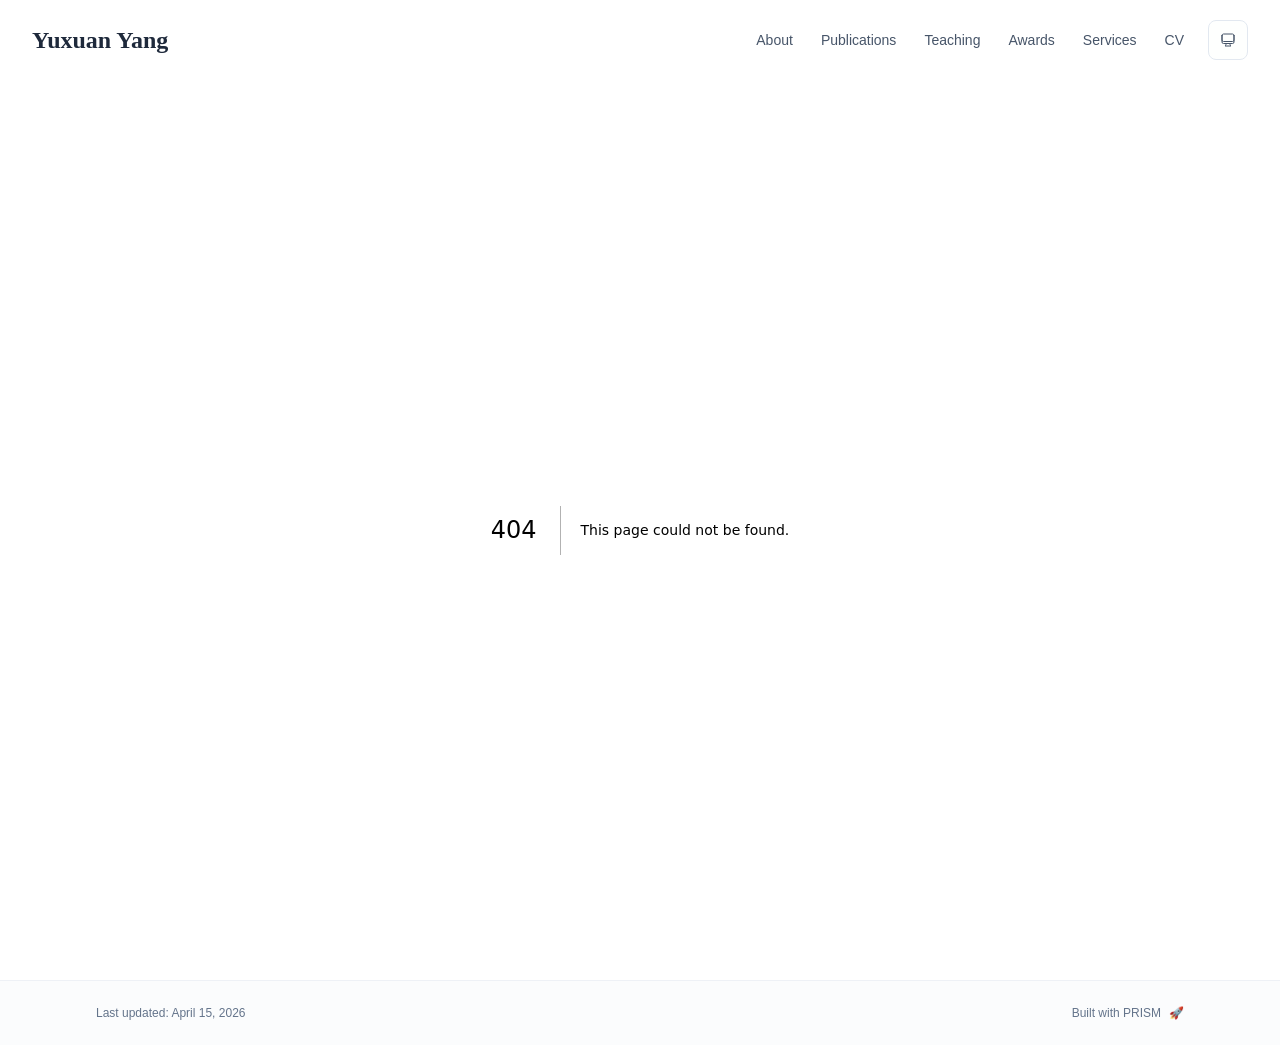
<file: 404/index.html>
<!DOCTYPE html><html lang="en" class="scroll-smooth"><head><meta charSet="utf-8"/><meta name="viewport" content="width=device-width, initial-scale=1"/><link rel="stylesheet" href="/_next/static/css/0bd8fd9b3b15b8ef.css" data-precedence="next"/><link rel="preload" as="script" fetchPriority="low" href="/_next/static/chunks/webpack-679b75d1c4c2027c.js"/><script src="/_next/static/chunks/4bd1b696-70b6d399998de86a.js" async=""></script><script src="/_next/static/chunks/684-50096e198fb40285.js" async=""></script><script src="/_next/static/chunks/main-app-256e7ac94a66f304.js" async=""></script><script src="/_next/static/chunks/346-d5c9a6295712cd28.js" async=""></script><script src="/_next/static/chunks/874-196dbf0660d69360.js" async=""></script><script src="/_next/static/chunks/831-10c4d51b2f8a62fd.js" async=""></script><script src="/_next/static/chunks/app/layout-a5f6a4f09f8497aa.js" async=""></script><meta name="robots" content="noindex"/><title>404: This page could not be found.</title><link rel="icon" href="/favicon.ico" type="image/svg+xml"/><link rel="dns-prefetch" href="https://jialeliu.com"/><link rel="preconnect" href="https://jialeliu.com" crossorigin=""/><link rel="preload" as="font" type="font/woff2" href="https://jialeliu.com/fonts/georgiab.woff2" crossorigin=""/><script>
              try {
                const theme = localStorage.getItem('theme-storage');
                const parsed = theme ? JSON.parse(theme) : null;
                const setting = parsed?.state?.theme || 'system';
                const prefersDark = typeof window !== 'undefined' && window.matchMedia && window.matchMedia('(prefers-color-scheme: dark)').matches;
                const effective = setting === 'dark' ? 'dark' : (setting === 'light' ? 'light' : (prefersDark ? 'dark' : 'light'));
                var root = document.documentElement;
                root.classList.add(effective);
                root.setAttribute('data-theme', effective);
              } catch (e) {
                var root = document.documentElement;
                root.classList.add('light');
                root.setAttribute('data-theme', 'light');
              }
            </script><script>
    try {
      const cfg = {"enabled":true,"locales":["en"],"defaultLocale":"en","mode":"auto","fixedLocale":"en","persist":true,"switcher":true,"labels":{"en":"English"}};
      const storageKey = 'locale-storage';
      const normalize = (value) => typeof value === 'string' ? value.trim().replace('_', '-').toLowerCase() : '';
      const matchLocale = (candidate) => {
        const normalized = normalize(candidate);
        if (!normalized) return null;
        if (cfg.locales.includes(normalized)) return normalized;
        const language = normalized.split('-')[0];
        if (cfg.locales.includes(language)) return language;
        return null;
      };

      let resolved = null;

      if (cfg.persist) {
        resolved = matchLocale(localStorage.getItem(storageKey));
      }

      if (!resolved) {
        if (cfg.mode === 'fixed') {
          resolved = cfg.fixedLocale;
        } else {
          resolved = matchLocale(navigator.language);
        }
      }

      if (!resolved) {
        resolved = cfg.defaultLocale;
      }

      const root = document.documentElement;
      root.lang = resolved;
      root.setAttribute('data-locale', resolved);

      if (cfg.persist) {
        localStorage.setItem(storageKey, resolved);
      }
    } catch (e) {
      const root = document.documentElement;
      root.lang = 'en';
      root.setAttribute('data-locale', 'en');
    }
  </script><title>Yuxuan Yang</title><meta name="description" content="M.F.A. student at Nanjing Forestry University."/><meta name="author" content="Yuxuan Yang"/><meta name="keywords" content="Yuxuan Yang,PhD,Research,Nanjing Forestry University"/><meta name="creator" content="Yuxuan Yang"/><meta name="publisher" content="Yuxuan Yang"/><meta property="og:title" content="Yuxuan Yang"/><meta property="og:description" content="M.F.A. student at Nanjing Forestry University."/><meta property="og:site_name" content="Yuxuan Yang&#x27;s Academic Website"/><meta property="og:locale" content="en_US"/><meta property="og:type" content="website"/><meta name="twitter:card" content="summary"/><meta name="twitter:title" content="Yuxuan Yang"/><meta name="twitter:description" content="M.F.A. student at Nanjing Forestry University."/><link rel="icon" href="/favicon.ico"/><script>document.querySelectorAll('body link[rel="icon"], body link[rel="apple-touch-icon"]').forEach(el => document.head.appendChild(el))</script><script src="/_next/static/chunks/polyfills-42372ed130431b0a.js" noModule=""></script></head><body class="font-sans antialiased"><div style="visibility:hidden"><nav class="fixed top-0 left-0 right-0 z-50" data-headlessui-state=""><div class="transition-all duration-300 ease-out bg-transparent" style="transform:translateY(-100px)"><div class="max-w-7xl mx-auto px-4 sm:px-6 lg:px-8"><div class="flex justify-between items-center h-16 lg:h-20"><div class="flex-shrink-0" tabindex="0"><a class="text-xl lg:text-2xl font-serif font-semibold text-primary hover:text-accent transition-colors duration-200" href="/">Yuxuan Yang</a></div><div class="hidden lg:block"><div class="ml-10 flex items-center space-x-3"><div class="relative flex items-baseline space-x-1"><a data-nav-href="/" class="relative px-3 py-2 text-sm font-medium rounded-lg transition-colors duration-150 text-neutral-600" href="/">About</a><a data-nav-href="/publications" class="relative px-3 py-2 text-sm font-medium rounded-lg transition-colors duration-150 text-neutral-600" href="/publications/">Publications</a><a data-nav-href="/teaching" class="relative px-3 py-2 text-sm font-medium rounded-lg transition-colors duration-150 text-neutral-600" href="/teaching/">Teaching</a><a data-nav-href="/awards" class="relative px-3 py-2 text-sm font-medium rounded-lg transition-colors duration-150 text-neutral-600" href="/awards/">Awards</a><a data-nav-href="/services" class="relative px-3 py-2 text-sm font-medium rounded-lg transition-colors duration-150 text-neutral-600" href="/services/">Services</a><a data-nav-href="/cv" class="relative px-3 py-2 text-sm font-medium rounded-lg transition-colors duration-150 text-neutral-600" href="/cv/">CV</a></div><div class="flex items-center justify-center w-10 h-10 rounded-lg border border-neutral-200 dark:border-[rgba(148,163,184,0.24)] bg-background dark:bg-neutral-800"><div class="w-4 h-4 rounded-full bg-neutral-300 animate-pulse"></div></div></div></div><div class="lg:hidden flex items-center space-x-2"><div class="flex items-center justify-center w-10 h-10 rounded-lg border border-neutral-200 dark:border-[rgba(148,163,184,0.24)] bg-background dark:bg-neutral-800"><div class="w-4 h-4 rounded-full bg-neutral-300 animate-pulse"></div></div><button class="inline-flex items-center justify-center p-2 rounded-md text-neutral-600 hover:text-primary hover:bg-neutral-100 dark:hover:bg-neutral-800 focus:outline-none focus:ring-2 focus:ring-inset focus:ring-accent transition-colors duration-200" id="headlessui-disclosure-button-«R7pdb»" type="button" aria-expanded="false" data-headlessui-state=""><span class="sr-only">Open main menu</span><div><svg xmlns="http://www.w3.org/2000/svg" fill="none" viewBox="0 0 24 24" stroke-width="1.5" stroke="currentColor" aria-hidden="true" data-slot="icon" class="block h-6 w-6"><path stroke-linecap="round" stroke-linejoin="round" d="M3.75 6.75h16.5M3.75 12h16.5m-16.5 5.25h16.5"></path></svg></div></button></div></div></div></div></nav><main class="min-h-screen pt-16 lg:pt-20"><div style="font-family:system-ui,&quot;Segoe UI&quot;,Roboto,Helvetica,Arial,sans-serif,&quot;Apple Color Emoji&quot;,&quot;Segoe UI Emoji&quot;;height:100vh;text-align:center;display:flex;flex-direction:column;align-items:center;justify-content:center"><div><style>body{color:#000;background:#fff;margin:0}.next-error-h1{border-right:1px solid rgba(0,0,0,.3)}@media (prefers-color-scheme:dark){body{color:#fff;background:#000}.next-error-h1{border-right:1px solid rgba(255,255,255,.3)}}</style><h1 class="next-error-h1" style="display:inline-block;margin:0 20px 0 0;padding:0 23px 0 0;font-size:24px;font-weight:500;vertical-align:top;line-height:49px">404</h1><div style="display:inline-block"><h2 style="font-size:14px;font-weight:400;line-height:49px;margin:0">This page could not be found.</h2></div></div></div><!--$--><!--/$--><!--$--><!--/$--></main><footer class="border-t border-neutral-200/50 bg-neutral-50/50 dark:bg-neutral-900/50 dark:border-neutral-700/50"><div class="max-w-6xl mx-auto px-4 sm:px-6 lg:px-8 py-6"><div class="flex flex-col sm:flex-row justify-between items-center gap-2"><p class="text-xs text-neutral-500">Last updated<!-- -->: <!-- -->April 15, 2026</p><p class="text-xs text-neutral-500 flex items-center"><a href="https://github.com/xyjoey/PRISM" target="_blank" rel="noopener noreferrer">Built with PRISM</a><span class="ml-2">🚀</span></p></div></div></footer></div><script src="/_next/static/chunks/webpack-679b75d1c4c2027c.js" async=""></script><script>(self.__next_f=self.__next_f||[]).push([0])</script><script>self.__next_f.push([1,"1:\"$Sreact.fragment\"\n3:I[3719,[\"346\",\"static/chunks/346-d5c9a6295712cd28.js\",\"874\",\"static/chunks/874-196dbf0660d69360.js\",\"831\",\"static/chunks/831-10c4d51b2f8a62fd.js\",\"177\",\"static/chunks/app/layout-a5f6a4f09f8497aa.js\"],\"ThemeProvider\"]\n4:I[310,[\"346\",\"static/chunks/346-d5c9a6295712cd28.js\",\"874\",\"static/chunks/874-196dbf0660d69360.js\",\"831\",\"static/chunks/831-10c4d51b2f8a62fd.js\",\"177\",\"static/chunks/app/layout-a5f6a4f09f8497aa.js\"],\"LocaleProvider\"]\n5:I[4574,[\"346\",\"static/chunks/346-d5c9a6295712cd28.js\",\"874\",\"static/chunks/874-196dbf0660d69360.js\",\"831\",\"static/chunks/831-10c4d51b2f8a62fd.js\",\"177\",\"static/chunks/app/layout-a5f6a4f09f8497aa.js\"],\"default\"]\n6:I[7555,[],\"\"]\n7:I[1295,[],\"\"]\n8:I[2548,[\"346\",\"static/chunks/346-d5c9a6295712cd28.js\",\"874\",\"static/chunks/874-196dbf0660d69360.js\",\"831\",\"static/chunks/831-10c4d51b2f8a62fd.js\",\"177\",\"static/chunks/app/layout-a5f6a4f09f8497aa.js\"],\"default\"]\n9:I[9665,[],\"MetadataBoundary\"]\nb:I[9665,[],\"OutletBoundary\"]\ne:I[4911,[],\"AsyncMetadataOutlet\"]\n10:I[9665,[],\"ViewportBoundary\"]\n12:I[6614,[],\"\"]\n:HL[\"/_next/static/css/0bd8fd9b3b15b8ef.css\",\"style\"]\n2:T57d,\n    try {\n      const cfg = {\"enabled\":true,\"locales\":[\"en\"],\"defaultLocale\":\"en\",\"mode\":\"auto\",\"fixedLocale\":\"en\",\"persist\":true,\"switcher\":true,\"labels\":{\"en\":\"English\"}};\n      const storageKey = 'locale-storage';\n      const normalize = (value) =\u003e typeof value === 'string' ? value.trim().replace('_', '-').toLowerCase() : '';\n      const matchLocale = (candidate) =\u003e {\n        const normalized = normalize(candidate);\n        if (!normalized) return null;\n        if (cfg.locales.includes(normalized)) return normalized;\n        const language = normalized.split('-')[0];\n        if (cfg.locales.includes(language)) return language;\n        return null;\n      };\n\n      let resolved = null;\n\n      if (cfg.persist) {\n        resolved = matchLocale(localStorage.getItem(storageKey));\n      }\n\n      if (!resolved) {\n        if (cfg.mode === 'fixed') {\n          resolved = cfg.fixedLocale;\n        } else {\n          r"])</script><script>self.__next_f.push([1,"esolved = matchLocale(navigator.language);\n        }\n      }\n\n      if (!resolved) {\n        resolved = cfg.defaultLocale;\n      }\n\n      const root = document.documentElement;\n      root.lang = resolved;\n      root.setAttribute('data-locale', resolved);\n\n      if (cfg.persist) {\n        localStorage.setItem(storageKey, resolved);\n      }\n    } catch (e) {\n      const root = document.documentElement;\n      root.lang = 'en';\n      root.setAttribute('data-locale', 'en');\n    }\n  "])</script><script>self.__next_f.push([1,"0:{\"P\":null,\"b\":\"CmPYrT-hUzM_BbfHCjuj8\",\"p\":\"\",\"c\":[\"\",\"_not-found\",\"\"],\"i\":false,\"f\":[[[\"\",{\"children\":[\"/_not-found\",{\"children\":[\"__PAGE__\",{}]}]},\"$undefined\",\"$undefined\",true],[\"\",[\"$\",\"$1\",\"c\",{\"children\":[[[\"$\",\"link\",\"0\",{\"rel\":\"stylesheet\",\"href\":\"/_next/static/css/0bd8fd9b3b15b8ef.css\",\"precedence\":\"next\",\"crossOrigin\":\"$undefined\",\"nonce\":\"$undefined\"}]],[\"$\",\"html\",null,{\"lang\":\"en\",\"className\":\"scroll-smooth\",\"suppressHydrationWarning\":true,\"children\":[[\"$\",\"head\",null,{\"children\":[[\"$\",\"link\",null,{\"rel\":\"icon\",\"href\":\"/favicon.ico\",\"type\":\"image/svg+xml\"}],[\"$\",\"link\",null,{\"rel\":\"dns-prefetch\",\"href\":\"https://jialeliu.com\"}],[\"$\",\"link\",null,{\"rel\":\"preconnect\",\"href\":\"https://jialeliu.com\",\"crossOrigin\":\"\"}],[\"$\",\"link\",null,{\"rel\":\"preload\",\"as\":\"font\",\"type\":\"font/woff2\",\"href\":\"https://jialeliu.com/fonts/georgiab.woff2\",\"crossOrigin\":\"\"}],[\"$\",\"script\",null,{\"dangerouslySetInnerHTML\":{\"__html\":\"\\n              try {\\n                const theme = localStorage.getItem('theme-storage');\\n                const parsed = theme ? JSON.parse(theme) : null;\\n                const setting = parsed?.state?.theme || 'system';\\n                const prefersDark = typeof window !== 'undefined' \u0026\u0026 window.matchMedia \u0026\u0026 window.matchMedia('(prefers-color-scheme: dark)').matches;\\n                const effective = setting === 'dark' ? 'dark' : (setting === 'light' ? 'light' : (prefersDark ? 'dark' : 'light'));\\n                var root = document.documentElement;\\n                root.classList.add(effective);\\n                root.setAttribute('data-theme', effective);\\n              } catch (e) {\\n                var root = document.documentElement;\\n                root.classList.add('light');\\n                root.setAttribute('data-theme', 'light');\\n              }\\n            \"}}],[\"$\",\"script\",null,{\"dangerouslySetInnerHTML\":{\"__html\":\"$2\"}}]]}],[\"$\",\"body\",null,{\"className\":\"font-sans antialiased\",\"children\":[\"$\",\"$L3\",null,{\"children\":[\"$\",\"$L4\",null,{\"config\":{\"enabled\":true,\"locales\":[\"en\"],\"defaultLocale\":\"en\",\"mode\":\"auto\",\"fixedLocale\":\"en\",\"persist\":true,\"switcher\":true,\"labels\":{\"en\":\"English\"}},\"children\":[[\"$\",\"$L5\",null,{\"items\":[{\"title\":\"About\",\"type\":\"page\",\"target\":\"about\",\"href\":\"/\"},{\"title\":\"Publications\",\"type\":\"page\",\"target\":\"publications\",\"href\":\"/publications\"},{\"title\":\"Teaching\",\"type\":\"page\",\"target\":\"teaching\",\"href\":\"/teaching\"},{\"title\":\"Awards\",\"type\":\"page\",\"target\":\"awards\",\"href\":\"/awards\"},{\"title\":\"Services\",\"type\":\"page\",\"target\":\"services\",\"href\":\"/services\"},{\"title\":\"CV\",\"type\":\"page\",\"target\":\"cv\",\"href\":\"/cv\"}],\"siteTitle\":\"Yuxuan Yang\",\"enableOnePageMode\":false,\"i18n\":\"$0:f:0:1:1:props:children:1:props:children:1:props:children:props:children:props:config\",\"itemsByLocale\":{\"en\":[{\"title\":\"About\",\"type\":\"page\",\"target\":\"about\",\"href\":\"/\"},{\"title\":\"Publications\",\"type\":\"page\",\"target\":\"publications\",\"href\":\"/publications\"},{\"title\":\"Teaching\",\"type\":\"page\",\"target\":\"teaching\",\"href\":\"/teaching\"},{\"title\":\"Awards\",\"type\":\"page\",\"target\":\"awards\",\"href\":\"/awards\"},{\"title\":\"Services\",\"type\":\"page\",\"target\":\"services\",\"href\":\"/services\"},{\"title\":\"CV\",\"type\":\"page\",\"target\":\"cv\",\"href\":\"/cv\"}]},\"siteTitleByLocale\":{\"en\":\"Yuxuan Yang\"}}],[\"$\",\"main\",null,{\"className\":\"min-h-screen pt-16 lg:pt-20\",\"children\":[\"$\",\"$L6\",null,{\"parallelRouterKey\":\"children\",\"error\":\"$undefined\",\"errorStyles\":\"$undefined\",\"errorScripts\":\"$undefined\",\"template\":[\"$\",\"$L7\",null,{}],\"templateStyles\":\"$undefined\",\"templateScripts\":\"$undefined\",\"notFound\":[[[\"$\",\"title\",null,{\"children\":\"404: This page could not be found.\"}],[\"$\",\"div\",null,{\"style\":{\"fontFamily\":\"system-ui,\\\"Segoe UI\\\",Roboto,Helvetica,Arial,sans-serif,\\\"Apple Color Emoji\\\",\\\"Segoe UI Emoji\\\"\",\"height\":\"100vh\",\"textAlign\":\"center\",\"display\":\"flex\",\"flexDirection\":\"column\",\"alignItems\":\"center\",\"justifyContent\":\"center\"},\"children\":[\"$\",\"div\",null,{\"children\":[[\"$\",\"style\",null,{\"dangerouslySetInnerHTML\":{\"__html\":\"body{color:#000;background:#fff;margin:0}.next-error-h1{border-right:1px solid rgba(0,0,0,.3)}@media (prefers-color-scheme:dark){body{color:#fff;background:#000}.next-error-h1{border-right:1px solid rgba(255,255,255,.3)}}\"}}],[\"$\",\"h1\",null,{\"className\":\"next-error-h1\",\"style\":{\"display\":\"inline-block\",\"margin\":\"0 20px 0 0\",\"padding\":\"0 23px 0 0\",\"fontSize\":24,\"fontWeight\":500,\"verticalAlign\":\"top\",\"lineHeight\":\"49px\"},\"children\":404}],[\"$\",\"div\",null,{\"style\":{\"display\":\"inline-block\"},\"children\":[\"$\",\"h2\",null,{\"style\":{\"fontSize\":14,\"fontWeight\":400,\"lineHeight\":\"49px\",\"margin\":0},\"children\":\"This page could not be found.\"}]}]]}]}]],[]],\"forbidden\":\"$undefined\",\"unauthorized\":\"$undefined\"}]}],[\"$\",\"$L8\",null,{\"lastUpdated\":\"April 15, 2026\",\"lastUpdatedByLocale\":{\"en\":\"April 15, 2026\"},\"defaultLocale\":\"en\"}]]}]}]}]]}]]}],{\"children\":[\"/_not-found\",[\"$\",\"$1\",\"c\",{\"children\":[null,[\"$\",\"$L6\",null,{\"parallelRouterKey\":\"children\",\"error\":\"$undefined\",\"errorStyles\":\"$undefined\",\"errorScripts\":\"$undefined\",\"template\":[\"$\",\"$L7\",null,{}],\"templateStyles\":\"$undefined\",\"templateScripts\":\"$undefined\",\"notFound\":\"$undefined\",\"forbidden\":\"$undefined\",\"unauthorized\":\"$undefined\"}]]}],{\"children\":[\"__PAGE__\",[\"$\",\"$1\",\"c\",{\"children\":[[[\"$\",\"title\",null,{\"children\":\"404: This page could not be found.\"}],[\"$\",\"div\",null,{\"style\":\"$0:f:0:1:1:props:children:1:props:children:1:props:children:props:children:props:children:1:props:children:props:notFound:0:1:props:style\",\"children\":[\"$\",\"div\",null,{\"children\":[[\"$\",\"style\",null,{\"dangerouslySetInnerHTML\":{\"__html\":\"body{color:#000;background:#fff;margin:0}.next-error-h1{border-right:1px solid rgba(0,0,0,.3)}@media (prefers-color-scheme:dark){body{color:#fff;background:#000}.next-error-h1{border-right:1px solid rgba(255,255,255,.3)}}\"}}],[\"$\",\"h1\",null,{\"className\":\"next-error-h1\",\"style\":\"$0:f:0:1:1:props:children:1:props:children:1:props:children:props:children:props:children:1:props:children:props:notFound:0:1:props:children:props:children:1:props:style\",\"children\":404}],[\"$\",\"div\",null,{\"style\":\"$0:f:0:1:1:props:children:1:props:children:1:props:children:props:children:props:children:1:props:children:props:notFound:0:1:props:children:props:children:2:props:style\",\"children\":[\"$\",\"h2\",null,{\"style\":\"$0:f:0:1:1:props:children:1:props:children:1:props:children:props:children:props:children:1:props:children:props:notFound:0:1:props:children:props:children:2:props:children:props:style\",\"children\":\"This page could not be found.\"}]}]]}]}]],[\"$\",\"$L9\",null,{\"children\":\"$La\"}],null,[\"$\",\"$Lb\",null,{\"children\":[\"$Lc\",\"$Ld\",[\"$\",\"$Le\",null,{\"promise\":\"$@f\"}]]}]]}],{},null,false]},null,false]},null,false],[\"$\",\"$1\",\"h\",{\"children\":[[\"$\",\"meta\",null,{\"name\":\"robots\",\"content\":\"noindex\"}],[\"$\",\"$1\",\"ktkN57VdF7JaOXeymwf95\",{\"children\":[[\"$\",\"$L10\",null,{\"children\":\"$L11\"}],null]}],null]}],false]],\"m\":\"$undefined\",\"G\":[\"$12\",\"$undefined\"],\"s\":false,\"S\":true}\n"])</script><script>self.__next_f.push([1,"13:\"$Sreact.suspense\"\n14:I[4911,[],\"AsyncMetadata\"]\na:[\"$\",\"$13\",null,{\"fallback\":null,\"children\":[\"$\",\"$L14\",null,{\"promise\":\"$@15\"}]}]\n"])</script><script>self.__next_f.push([1,"d:null\n"])</script><script>self.__next_f.push([1,"11:[[\"$\",\"meta\",\"0\",{\"charSet\":\"utf-8\"}],[\"$\",\"meta\",\"1\",{\"name\":\"viewport\",\"content\":\"width=device-width, initial-scale=1\"}]]\nc:null\n"])</script><script>self.__next_f.push([1,"15:{\"metadata\":[[\"$\",\"title\",\"0\",{\"children\":\"Yuxuan Yang\"}],[\"$\",\"meta\",\"1\",{\"name\":\"description\",\"content\":\"M.F.A. student at Nanjing Forestry University.\"}],[\"$\",\"meta\",\"2\",{\"name\":\"author\",\"content\":\"Yuxuan Yang\"}],[\"$\",\"meta\",\"3\",{\"name\":\"keywords\",\"content\":\"Yuxuan Yang,PhD,Research,Nanjing Forestry University\"}],[\"$\",\"meta\",\"4\",{\"name\":\"creator\",\"content\":\"Yuxuan Yang\"}],[\"$\",\"meta\",\"5\",{\"name\":\"publisher\",\"content\":\"Yuxuan Yang\"}],[\"$\",\"meta\",\"6\",{\"property\":\"og:title\",\"content\":\"Yuxuan Yang\"}],[\"$\",\"meta\",\"7\",{\"property\":\"og:description\",\"content\":\"M.F.A. student at Nanjing Forestry University.\"}],[\"$\",\"meta\",\"8\",{\"property\":\"og:site_name\",\"content\":\"Yuxuan Yang's Academic Website\"}],[\"$\",\"meta\",\"9\",{\"property\":\"og:locale\",\"content\":\"en_US\"}],[\"$\",\"meta\",\"10\",{\"property\":\"og:type\",\"content\":\"website\"}],[\"$\",\"meta\",\"11\",{\"name\":\"twitter:card\",\"content\":\"summary\"}],[\"$\",\"meta\",\"12\",{\"name\":\"twitter:title\",\"content\":\"Yuxuan Yang\"}],[\"$\",\"meta\",\"13\",{\"name\":\"twitter:description\",\"content\":\"M.F.A. student at Nanjing Forestry University.\"}],[\"$\",\"link\",\"14\",{\"rel\":\"icon\",\"href\":\"/favicon.ico\"}]],\"error\":null,\"digest\":\"$undefined\"}\nf:{\"metadata\":\"$15:metadata\",\"error\":null,\"digest\":\"$undefined\"}\n"])</script></body></html>
</file>
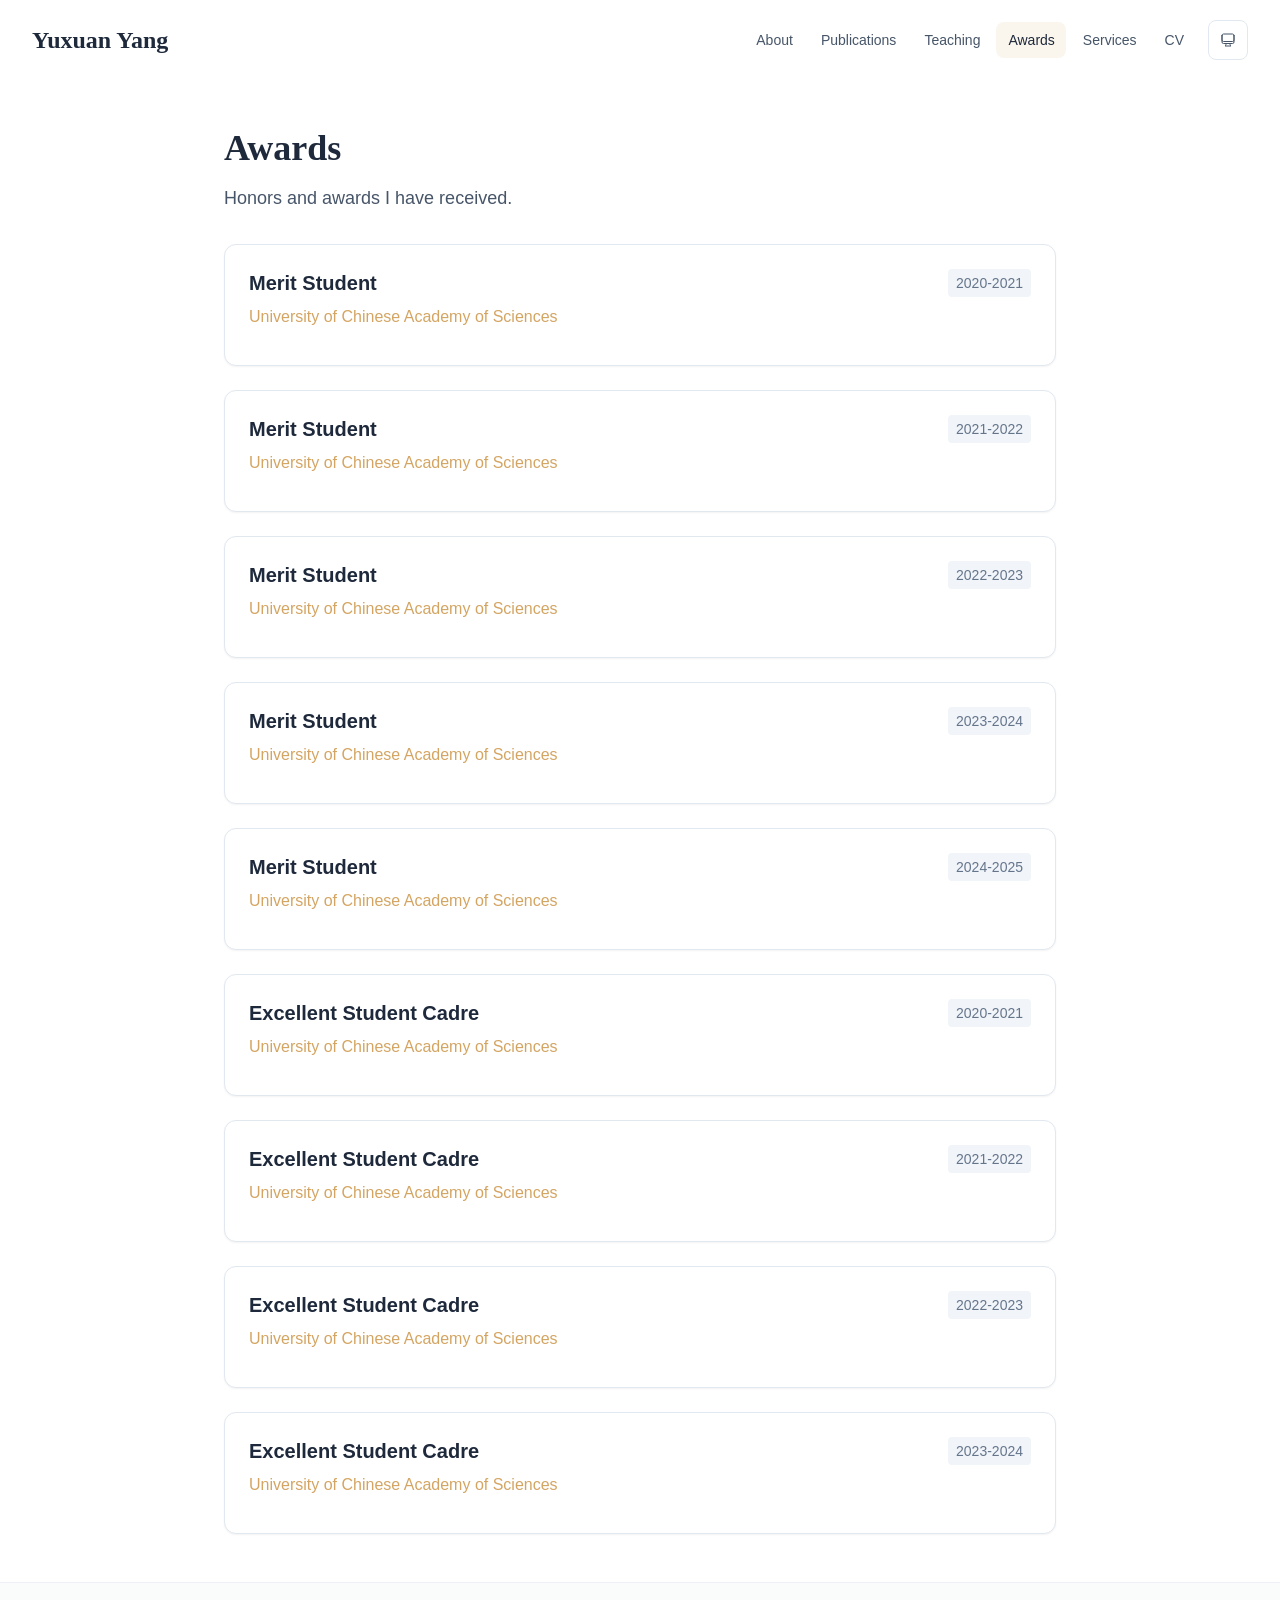
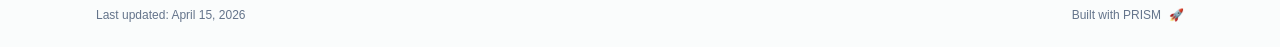
<file: awards/index.html>
<!DOCTYPE html><html lang="en" class="scroll-smooth"><head><meta charSet="utf-8"/><meta name="viewport" content="width=device-width, initial-scale=1"/><link rel="stylesheet" href="/_next/static/css/0bd8fd9b3b15b8ef.css" data-precedence="next"/><link rel="preload" as="script" fetchPriority="low" href="/_next/static/chunks/webpack-679b75d1c4c2027c.js"/><script src="/_next/static/chunks/4bd1b696-70b6d399998de86a.js" async=""></script><script src="/_next/static/chunks/684-50096e198fb40285.js" async=""></script><script src="/_next/static/chunks/main-app-256e7ac94a66f304.js" async=""></script><script src="/_next/static/chunks/346-d5c9a6295712cd28.js" async=""></script><script src="/_next/static/chunks/874-196dbf0660d69360.js" async=""></script><script src="/_next/static/chunks/831-10c4d51b2f8a62fd.js" async=""></script><script src="/_next/static/chunks/app/layout-a5f6a4f09f8497aa.js" async=""></script><script src="/_next/static/chunks/12-4b417a06996ebb82.js" async=""></script><script src="/_next/static/chunks/748-46b2ffed02bc630f.js" async=""></script><script src="/_next/static/chunks/app/%5Bslug%5D/page-28ecab36219c33c4.js" async=""></script><link rel="icon" href="/favicon.ico" type="image/svg+xml"/><link rel="dns-prefetch" href="https://jialeliu.com"/><link rel="preconnect" href="https://jialeliu.com" crossorigin=""/><link rel="preload" as="font" type="font/woff2" href="https://jialeliu.com/fonts/georgiab.woff2" crossorigin=""/><script>
              try {
                const theme = localStorage.getItem('theme-storage');
                const parsed = theme ? JSON.parse(theme) : null;
                const setting = parsed?.state?.theme || 'system';
                const prefersDark = typeof window !== 'undefined' && window.matchMedia && window.matchMedia('(prefers-color-scheme: dark)').matches;
                const effective = setting === 'dark' ? 'dark' : (setting === 'light' ? 'light' : (prefersDark ? 'dark' : 'light'));
                var root = document.documentElement;
                root.classList.add(effective);
                root.setAttribute('data-theme', effective);
              } catch (e) {
                var root = document.documentElement;
                root.classList.add('light');
                root.setAttribute('data-theme', 'light');
              }
            </script><script>
    try {
      const cfg = {"enabled":true,"locales":["en"],"defaultLocale":"en","mode":"auto","fixedLocale":"en","persist":true,"switcher":true,"labels":{"en":"English"}};
      const storageKey = 'locale-storage';
      const normalize = (value) => typeof value === 'string' ? value.trim().replace('_', '-').toLowerCase() : '';
      const matchLocale = (candidate) => {
        const normalized = normalize(candidate);
        if (!normalized) return null;
        if (cfg.locales.includes(normalized)) return normalized;
        const language = normalized.split('-')[0];
        if (cfg.locales.includes(language)) return language;
        return null;
      };

      let resolved = null;

      if (cfg.persist) {
        resolved = matchLocale(localStorage.getItem(storageKey));
      }

      if (!resolved) {
        if (cfg.mode === 'fixed') {
          resolved = cfg.fixedLocale;
        } else {
          resolved = matchLocale(navigator.language);
        }
      }

      if (!resolved) {
        resolved = cfg.defaultLocale;
      }

      const root = document.documentElement;
      root.lang = resolved;
      root.setAttribute('data-locale', resolved);

      if (cfg.persist) {
        localStorage.setItem(storageKey, resolved);
      }
    } catch (e) {
      const root = document.documentElement;
      root.lang = 'en';
      root.setAttribute('data-locale', 'en');
    }
  </script><title>Awards | Yuxuan Yang</title><meta name="description" content="Honors and awards I have received."/><meta name="author" content="Yuxuan Yang"/><meta name="keywords" content="Yuxuan Yang,PhD,Research,Nanjing Forestry University"/><meta name="creator" content="Yuxuan Yang"/><meta name="publisher" content="Yuxuan Yang"/><meta property="og:title" content="Yuxuan Yang"/><meta property="og:description" content="M.F.A. student at Nanjing Forestry University."/><meta property="og:site_name" content="Yuxuan Yang&#x27;s Academic Website"/><meta property="og:locale" content="en_US"/><meta property="og:type" content="website"/><meta name="twitter:card" content="summary"/><meta name="twitter:title" content="Yuxuan Yang"/><meta name="twitter:description" content="M.F.A. student at Nanjing Forestry University."/><link rel="icon" href="/favicon.ico"/><script>document.querySelectorAll('body link[rel="icon"], body link[rel="apple-touch-icon"]').forEach(el => document.head.appendChild(el))</script><script src="/_next/static/chunks/polyfills-42372ed130431b0a.js" noModule=""></script></head><body class="font-sans antialiased"><div style="visibility:hidden"><nav class="fixed top-0 left-0 right-0 z-50" data-headlessui-state=""><div class="transition-all duration-300 ease-out bg-transparent" style="transform:translateY(-100px)"><div class="max-w-7xl mx-auto px-4 sm:px-6 lg:px-8"><div class="flex justify-between items-center h-16 lg:h-20"><div class="flex-shrink-0" tabindex="0"><a class="text-xl lg:text-2xl font-serif font-semibold text-primary hover:text-accent transition-colors duration-200" href="/">Yuxuan Yang</a></div><div class="hidden lg:block"><div class="ml-10 flex items-center space-x-3"><div class="relative flex items-baseline space-x-1"><a data-nav-href="/" class="relative px-3 py-2 text-sm font-medium rounded-lg transition-colors duration-150 text-neutral-600" href="/">About</a><a data-nav-href="/publications" class="relative px-3 py-2 text-sm font-medium rounded-lg transition-colors duration-150 text-neutral-600" href="/publications/">Publications</a><a data-nav-href="/teaching" class="relative px-3 py-2 text-sm font-medium rounded-lg transition-colors duration-150 text-neutral-600" href="/teaching/">Teaching</a><a data-nav-href="/awards" class="relative px-3 py-2 text-sm font-medium rounded-lg transition-colors duration-150 text-primary" href="/awards/">Awards</a><a data-nav-href="/services" class="relative px-3 py-2 text-sm font-medium rounded-lg transition-colors duration-150 text-neutral-600" href="/services/">Services</a><a data-nav-href="/cv" class="relative px-3 py-2 text-sm font-medium rounded-lg transition-colors duration-150 text-neutral-600" href="/cv/">CV</a></div><div class="flex items-center justify-center w-10 h-10 rounded-lg border border-neutral-200 dark:border-[rgba(148,163,184,0.24)] bg-background dark:bg-neutral-800"><div class="w-4 h-4 rounded-full bg-neutral-300 animate-pulse"></div></div></div></div><div class="lg:hidden flex items-center space-x-2"><div class="flex items-center justify-center w-10 h-10 rounded-lg border border-neutral-200 dark:border-[rgba(148,163,184,0.24)] bg-background dark:bg-neutral-800"><div class="w-4 h-4 rounded-full bg-neutral-300 animate-pulse"></div></div><button class="inline-flex items-center justify-center p-2 rounded-md text-neutral-600 hover:text-primary hover:bg-neutral-100 dark:hover:bg-neutral-800 focus:outline-none focus:ring-2 focus:ring-inset focus:ring-accent transition-colors duration-200" id="headlessui-disclosure-button-«R7pdb»" type="button" aria-expanded="false" data-headlessui-state=""><span class="sr-only">Open main menu</span><div><svg xmlns="http://www.w3.org/2000/svg" fill="none" viewBox="0 0 24 24" stroke-width="1.5" stroke="currentColor" aria-hidden="true" data-slot="icon" class="block h-6 w-6"><path stroke-linecap="round" stroke-linejoin="round" d="M3.75 6.75h16.5M3.75 12h16.5m-16.5 5.25h16.5"></path></svg></div></button></div></div></div></div></nav><main class="min-h-screen pt-16 lg:pt-20"><div class="max-w-4xl mx-auto px-4 sm:px-6 lg:px-8 py-12"><div style="opacity:0;transform:translateY(20px)"><div class="mb-8"><h1 class="text-4xl font-serif font-bold text-primary mb-4">Awards</h1><p class="text-lg text-neutral-600 dark:text-neutral-500 max-w-2xl">Honors and awards I have received.</p></div><div class="grid gap-6"><div class="bg-white dark:bg-neutral-900 p-6 rounded-xl shadow-sm border border-neutral-200 dark:border-neutral-800 hover:shadow-lg transition-all duration-200 hover:scale-[1.01]" style="opacity:0;transform:translateY(20px)"><div class="flex justify-between items-start mb-2"><h3 class="text-xl font-semibold text-primary">Merit Student</h3><span class="text-sm text-neutral-500 font-medium bg-neutral-100 dark:bg-neutral-800 px-2 py-1 rounded">2020-2021</span></div><p class="text-base text-accent font-medium mb-3">University of Chinese Academy of Sciences</p></div><div class="bg-white dark:bg-neutral-900 p-6 rounded-xl shadow-sm border border-neutral-200 dark:border-neutral-800 hover:shadow-lg transition-all duration-200 hover:scale-[1.01]" style="opacity:0;transform:translateY(20px)"><div class="flex justify-between items-start mb-2"><h3 class="text-xl font-semibold text-primary">Merit Student</h3><span class="text-sm text-neutral-500 font-medium bg-neutral-100 dark:bg-neutral-800 px-2 py-1 rounded">2021-2022</span></div><p class="text-base text-accent font-medium mb-3">University of Chinese Academy of Sciences</p></div><div class="bg-white dark:bg-neutral-900 p-6 rounded-xl shadow-sm border border-neutral-200 dark:border-neutral-800 hover:shadow-lg transition-all duration-200 hover:scale-[1.01]" style="opacity:0;transform:translateY(20px)"><div class="flex justify-between items-start mb-2"><h3 class="text-xl font-semibold text-primary">Merit Student</h3><span class="text-sm text-neutral-500 font-medium bg-neutral-100 dark:bg-neutral-800 px-2 py-1 rounded">2022-2023</span></div><p class="text-base text-accent font-medium mb-3">University of Chinese Academy of Sciences</p></div><div class="bg-white dark:bg-neutral-900 p-6 rounded-xl shadow-sm border border-neutral-200 dark:border-neutral-800 hover:shadow-lg transition-all duration-200 hover:scale-[1.01]" style="opacity:0;transform:translateY(20px)"><div class="flex justify-between items-start mb-2"><h3 class="text-xl font-semibold text-primary">Merit Student</h3><span class="text-sm text-neutral-500 font-medium bg-neutral-100 dark:bg-neutral-800 px-2 py-1 rounded">2023-2024</span></div><p class="text-base text-accent font-medium mb-3">University of Chinese Academy of Sciences</p></div><div class="bg-white dark:bg-neutral-900 p-6 rounded-xl shadow-sm border border-neutral-200 dark:border-neutral-800 hover:shadow-lg transition-all duration-200 hover:scale-[1.01]" style="opacity:0;transform:translateY(20px)"><div class="flex justify-between items-start mb-2"><h3 class="text-xl font-semibold text-primary">Merit Student</h3><span class="text-sm text-neutral-500 font-medium bg-neutral-100 dark:bg-neutral-800 px-2 py-1 rounded">2024-2025</span></div><p class="text-base text-accent font-medium mb-3">University of Chinese Academy of Sciences</p></div><div class="bg-white dark:bg-neutral-900 p-6 rounded-xl shadow-sm border border-neutral-200 dark:border-neutral-800 hover:shadow-lg transition-all duration-200 hover:scale-[1.01]" style="opacity:0;transform:translateY(20px)"><div class="flex justify-between items-start mb-2"><h3 class="text-xl font-semibold text-primary">Excellent Student Cadre</h3><span class="text-sm text-neutral-500 font-medium bg-neutral-100 dark:bg-neutral-800 px-2 py-1 rounded">2020-2021</span></div><p class="text-base text-accent font-medium mb-3">University of Chinese Academy of Sciences</p></div><div class="bg-white dark:bg-neutral-900 p-6 rounded-xl shadow-sm border border-neutral-200 dark:border-neutral-800 hover:shadow-lg transition-all duration-200 hover:scale-[1.01]" style="opacity:0;transform:translateY(20px)"><div class="flex justify-between items-start mb-2"><h3 class="text-xl font-semibold text-primary">Excellent Student Cadre</h3><span class="text-sm text-neutral-500 font-medium bg-neutral-100 dark:bg-neutral-800 px-2 py-1 rounded">2021-2022</span></div><p class="text-base text-accent font-medium mb-3">University of Chinese Academy of Sciences</p></div><div class="bg-white dark:bg-neutral-900 p-6 rounded-xl shadow-sm border border-neutral-200 dark:border-neutral-800 hover:shadow-lg transition-all duration-200 hover:scale-[1.01]" style="opacity:0;transform:translateY(20px)"><div class="flex justify-between items-start mb-2"><h3 class="text-xl font-semibold text-primary">Excellent Student Cadre</h3><span class="text-sm text-neutral-500 font-medium bg-neutral-100 dark:bg-neutral-800 px-2 py-1 rounded">2022-2023</span></div><p class="text-base text-accent font-medium mb-3">University of Chinese Academy of Sciences</p></div><div class="bg-white dark:bg-neutral-900 p-6 rounded-xl shadow-sm border border-neutral-200 dark:border-neutral-800 hover:shadow-lg transition-all duration-200 hover:scale-[1.01]" style="opacity:0;transform:translateY(20px)"><div class="flex justify-between items-start mb-2"><h3 class="text-xl font-semibold text-primary">Excellent Student Cadre</h3><span class="text-sm text-neutral-500 font-medium bg-neutral-100 dark:bg-neutral-800 px-2 py-1 rounded">2023-2024</span></div><p class="text-base text-accent font-medium mb-3">University of Chinese Academy of Sciences</p></div></div></div></div><!--$--><!--/$--><!--$--><!--/$--></main><footer class="border-t border-neutral-200/50 bg-neutral-50/50 dark:bg-neutral-900/50 dark:border-neutral-700/50"><div class="max-w-6xl mx-auto px-4 sm:px-6 lg:px-8 py-6"><div class="flex flex-col sm:flex-row justify-between items-center gap-2"><p class="text-xs text-neutral-500">Last updated<!-- -->: <!-- -->April 15, 2026</p><p class="text-xs text-neutral-500 flex items-center"><a href="https://github.com/xyjoey/PRISM" target="_blank" rel="noopener noreferrer">Built with PRISM</a><span class="ml-2">🚀</span></p></div></div></footer></div><script src="/_next/static/chunks/webpack-679b75d1c4c2027c.js" async=""></script><script>(self.__next_f=self.__next_f||[]).push([0])</script><script>self.__next_f.push([1,"1:\"$Sreact.fragment\"\n3:I[3719,[\"346\",\"static/chunks/346-d5c9a6295712cd28.js\",\"874\",\"static/chunks/874-196dbf0660d69360.js\",\"831\",\"static/chunks/831-10c4d51b2f8a62fd.js\",\"177\",\"static/chunks/app/layout-a5f6a4f09f8497aa.js\"],\"ThemeProvider\"]\n4:I[310,[\"346\",\"static/chunks/346-d5c9a6295712cd28.js\",\"874\",\"static/chunks/874-196dbf0660d69360.js\",\"831\",\"static/chunks/831-10c4d51b2f8a62fd.js\",\"177\",\"static/chunks/app/layout-a5f6a4f09f8497aa.js\"],\"LocaleProvider\"]\n5:I[4574,[\"346\",\"static/chunks/346-d5c9a6295712cd28.js\",\"874\",\"static/chunks/874-196dbf0660d69360.js\",\"831\",\"static/chunks/831-10c4d51b2f8a62fd.js\",\"177\",\"static/chunks/app/layout-a5f6a4f09f8497aa.js\"],\"default\"]\n6:I[7555,[],\"\"]\n7:I[1295,[],\"\"]\n8:I[2548,[\"346\",\"static/chunks/346-d5c9a6295712cd28.js\",\"874\",\"static/chunks/874-196dbf0660d69360.js\",\"831\",\"static/chunks/831-10c4d51b2f8a62fd.js\",\"177\",\"static/chunks/app/layout-a5f6a4f09f8497aa.js\"],\"default\"]\na:I[9665,[],\"MetadataBoundary\"]\nc:I[9665,[],\"OutletBoundary\"]\nf:I[4911,[],\"AsyncMetadataOutlet\"]\n11:I[9665,[],\"ViewportBoundary\"]\n13:I[6614,[],\"\"]\n:HL[\"/_next/static/css/0bd8fd9b3b15b8ef.css\",\"style\"]\n2:T57d,\n    try {\n      const cfg = {\"enabled\":true,\"locales\":[\"en\"],\"defaultLocale\":\"en\",\"mode\":\"auto\",\"fixedLocale\":\"en\",\"persist\":true,\"switcher\":true,\"labels\":{\"en\":\"English\"}};\n      const storageKey = 'locale-storage';\n      const normalize = (value) =\u003e typeof value === 'string' ? value.trim().replace('_', '-').toLowerCase() : '';\n      const matchLocale = (candidate) =\u003e {\n        const normalized = normalize(candidate);\n        if (!normalized) return null;\n        if (cfg.locales.includes(normalized)) return normalized;\n        const language = normalized.split('-')[0];\n        if (cfg.locales.includes(language)) return language;\n        return null;\n      };\n\n      let resolved = null;\n\n      if (cfg.persist) {\n        resolved = matchLocale(localStorage.getItem(storageKey));\n      }\n\n      if (!resolved) {\n        if (cfg.mode === 'fixed') {\n          resolved = cfg.fixedLocale;\n        } else {\n          r"])</script><script>self.__next_f.push([1,"esolved = matchLocale(navigator.language);\n        }\n      }\n\n      if (!resolved) {\n        resolved = cfg.defaultLocale;\n      }\n\n      const root = document.documentElement;\n      root.lang = resolved;\n      root.setAttribute('data-locale', resolved);\n\n      if (cfg.persist) {\n        localStorage.setItem(storageKey, resolved);\n      }\n    } catch (e) {\n      const root = document.documentElement;\n      root.lang = 'en';\n      root.setAttribute('data-locale', 'en');\n    }\n  "])</script><script>self.__next_f.push([1,"0:{\"P\":null,\"b\":\"CmPYrT-hUzM_BbfHCjuj8\",\"p\":\"\",\"c\":[\"\",\"awards\",\"\"],\"i\":false,\"f\":[[[\"\",{\"children\":[[\"slug\",\"awards\",\"d\"],{\"children\":[\"__PAGE__\",{}]}]},\"$undefined\",\"$undefined\",true],[\"\",[\"$\",\"$1\",\"c\",{\"children\":[[[\"$\",\"link\",\"0\",{\"rel\":\"stylesheet\",\"href\":\"/_next/static/css/0bd8fd9b3b15b8ef.css\",\"precedence\":\"next\",\"crossOrigin\":\"$undefined\",\"nonce\":\"$undefined\"}]],[\"$\",\"html\",null,{\"lang\":\"en\",\"className\":\"scroll-smooth\",\"suppressHydrationWarning\":true,\"children\":[[\"$\",\"head\",null,{\"children\":[[\"$\",\"link\",null,{\"rel\":\"icon\",\"href\":\"/favicon.ico\",\"type\":\"image/svg+xml\"}],[\"$\",\"link\",null,{\"rel\":\"dns-prefetch\",\"href\":\"https://jialeliu.com\"}],[\"$\",\"link\",null,{\"rel\":\"preconnect\",\"href\":\"https://jialeliu.com\",\"crossOrigin\":\"\"}],[\"$\",\"link\",null,{\"rel\":\"preload\",\"as\":\"font\",\"type\":\"font/woff2\",\"href\":\"https://jialeliu.com/fonts/georgiab.woff2\",\"crossOrigin\":\"\"}],[\"$\",\"script\",null,{\"dangerouslySetInnerHTML\":{\"__html\":\"\\n              try {\\n                const theme = localStorage.getItem('theme-storage');\\n                const parsed = theme ? JSON.parse(theme) : null;\\n                const setting = parsed?.state?.theme || 'system';\\n                const prefersDark = typeof window !== 'undefined' \u0026\u0026 window.matchMedia \u0026\u0026 window.matchMedia('(prefers-color-scheme: dark)').matches;\\n                const effective = setting === 'dark' ? 'dark' : (setting === 'light' ? 'light' : (prefersDark ? 'dark' : 'light'));\\n                var root = document.documentElement;\\n                root.classList.add(effective);\\n                root.setAttribute('data-theme', effective);\\n              } catch (e) {\\n                var root = document.documentElement;\\n                root.classList.add('light');\\n                root.setAttribute('data-theme', 'light');\\n              }\\n            \"}}],[\"$\",\"script\",null,{\"dangerouslySetInnerHTML\":{\"__html\":\"$2\"}}]]}],[\"$\",\"body\",null,{\"className\":\"font-sans antialiased\",\"children\":[\"$\",\"$L3\",null,{\"children\":[\"$\",\"$L4\",null,{\"config\":{\"enabled\":true,\"locales\":[\"en\"],\"defaultLocale\":\"en\",\"mode\":\"auto\",\"fixedLocale\":\"en\",\"persist\":true,\"switcher\":true,\"labels\":{\"en\":\"English\"}},\"children\":[[\"$\",\"$L5\",null,{\"items\":[{\"title\":\"About\",\"type\":\"page\",\"target\":\"about\",\"href\":\"/\"},{\"title\":\"Publications\",\"type\":\"page\",\"target\":\"publications\",\"href\":\"/publications\"},{\"title\":\"Teaching\",\"type\":\"page\",\"target\":\"teaching\",\"href\":\"/teaching\"},{\"title\":\"Awards\",\"type\":\"page\",\"target\":\"awards\",\"href\":\"/awards\"},{\"title\":\"Services\",\"type\":\"page\",\"target\":\"services\",\"href\":\"/services\"},{\"title\":\"CV\",\"type\":\"page\",\"target\":\"cv\",\"href\":\"/cv\"}],\"siteTitle\":\"Yuxuan Yang\",\"enableOnePageMode\":false,\"i18n\":\"$0:f:0:1:1:props:children:1:props:children:1:props:children:props:children:props:config\",\"itemsByLocale\":{\"en\":[{\"title\":\"About\",\"type\":\"page\",\"target\":\"about\",\"href\":\"/\"},{\"title\":\"Publications\",\"type\":\"page\",\"target\":\"publications\",\"href\":\"/publications\"},{\"title\":\"Teaching\",\"type\":\"page\",\"target\":\"teaching\",\"href\":\"/teaching\"},{\"title\":\"Awards\",\"type\":\"page\",\"target\":\"awards\",\"href\":\"/awards\"},{\"title\":\"Services\",\"type\":\"page\",\"target\":\"services\",\"href\":\"/services\"},{\"title\":\"CV\",\"type\":\"page\",\"target\":\"cv\",\"href\":\"/cv\"}]},\"siteTitleByLocale\":{\"en\":\"Yuxuan Yang\"}}],[\"$\",\"main\",null,{\"className\":\"min-h-screen pt-16 lg:pt-20\",\"children\":[\"$\",\"$L6\",null,{\"parallelRouterKey\":\"children\",\"error\":\"$undefined\",\"errorStyles\":\"$undefined\",\"errorScripts\":\"$undefined\",\"template\":[\"$\",\"$L7\",null,{}],\"templateStyles\":\"$undefined\",\"templateScripts\":\"$undefined\",\"notFound\":[[[\"$\",\"title\",null,{\"children\":\"404: This page could not be found.\"}],[\"$\",\"div\",null,{\"style\":{\"fontFamily\":\"system-ui,\\\"Segoe UI\\\",Roboto,Helvetica,Arial,sans-serif,\\\"Apple Color Emoji\\\",\\\"Segoe UI Emoji\\\"\",\"height\":\"100vh\",\"textAlign\":\"center\",\"display\":\"flex\",\"flexDirection\":\"column\",\"alignItems\":\"center\",\"justifyContent\":\"center\"},\"children\":[\"$\",\"div\",null,{\"children\":[[\"$\",\"style\",null,{\"dangerouslySetInnerHTML\":{\"__html\":\"body{color:#000;background:#fff;margin:0}.next-error-h1{border-right:1px solid rgba(0,0,0,.3)}@media (prefers-color-scheme:dark){body{color:#fff;background:#000}.next-error-h1{border-right:1px solid rgba(255,255,255,.3)}}\"}}],[\"$\",\"h1\",null,{\"className\":\"next-error-h1\",\"style\":{\"display\":\"inline-block\",\"margin\":\"0 20px 0 0\",\"padding\":\"0 23px 0 0\",\"fontSize\":24,\"fontWeight\":500,\"verticalAlign\":\"top\",\"lineHeight\":\"49px\"},\"children\":404}],[\"$\",\"div\",null,{\"style\":{\"display\":\"inline-block\"},\"children\":[\"$\",\"h2\",null,{\"style\":{\"fontSize\":14,\"fontWeight\":400,\"lineHeight\":\"49px\",\"margin\":0},\"children\":\"This page could not be found.\"}]}]]}]}]],[]],\"forbidden\":\"$undefined\",\"unauthorized\":\"$undefined\"}]}],[\"$\",\"$L8\",null,{\"lastUpdated\":\"April 15, 2026\",\"lastUpdatedByLocale\":{\"en\":\"April 15, 2026\"},\"defaultLocale\":\"en\"}]]}]}]}]]}]]}],{\"children\":[[\"slug\",\"awards\",\"d\"],[\"$\",\"$1\",\"c\",{\"children\":[null,[\"$\",\"$L6\",null,{\"parallelRouterKey\":\"children\",\"error\":\"$undefined\",\"errorStyles\":\"$undefined\",\"errorScripts\":\"$undefined\",\"template\":[\"$\",\"$L7\",null,{}],\"templateStyles\":\"$undefined\",\"templateScripts\":\"$undefined\",\"notFound\":\"$undefined\",\"forbidden\":\"$undefined\",\"unauthorized\":\"$undefined\"}]]}],{\"children\":[\"__PAGE__\",[\"$\",\"$1\",\"c\",{\"children\":[\"$L9\",[\"$\",\"$La\",null,{\"children\":\"$Lb\"}],null,[\"$\",\"$Lc\",null,{\"children\":[\"$Ld\",\"$Le\",[\"$\",\"$Lf\",null,{\"promise\":\"$@10\"}]]}]]}],{},null,false]},null,false]},null,false],[\"$\",\"$1\",\"h\",{\"children\":[null,[\"$\",\"$1\",\"rfGCIktl-ze67Ee8zfrbx\",{\"children\":[[\"$\",\"$L11\",null,{\"children\":\"$L12\"}],null]}],null]}],false]],\"m\":\"$undefined\",\"G\":[\"$13\",\"$undefined\"],\"s\":false,\"S\":true}\n"])</script><script>self.__next_f.push([1,"14:\"$Sreact.suspense\"\n15:I[4911,[],\"AsyncMetadata\"]\n17:I[2382,[\"346\",\"static/chunks/346-d5c9a6295712cd28.js\",\"12\",\"static/chunks/12-4b417a06996ebb82.js\",\"748\",\"static/chunks/748-46b2ffed02bc630f.js\",\"182\",\"static/chunks/app/%5Bslug%5D/page-28ecab36219c33c4.js\"],\"default\"]\nb:[\"$\",\"$14\",null,{\"fallback\":null,\"children\":[\"$\",\"$L15\",null,{\"promise\":\"$@16\"}]}]\n9:[\"$\",\"$L17\",null,{\"dataByLocale\":{\"en\":{\"type\":\"card\",\"config\":{\"type\":\"card\",\"title\":\"Awards\",\"description\":\"Honors and awards I have received.\",\"items\":[{\"title\":\"Merit Student\",\"subtitle\":\"University of Chinese Academy of Sciences\",\"date\":\"2020-2021\"},{\"title\":\"Merit Student\",\"subtitle\":\"University of Chinese Academy of Sciences\",\"date\":\"2021-2022\"},{\"title\":\"Merit Student\",\"subtitle\":\"University of Chinese Academy of Sciences\",\"date\":\"2022-2023\"},{\"title\":\"Merit Student\",\"subtitle\":\"University of Chinese Academy of Sciences\",\"date\":\"2023-2024\"},{\"title\":\"Merit Student\",\"subtitle\":\"University of Chinese Academy of Sciences\",\"date\":\"2024-2025\"},{\"title\":\"Excellent Student Cadre\",\"subtitle\":\"University of Chinese Academy of Sciences\",\"date\":\"2020-2021\"},{\"title\":\"Excellent Student Cadre\",\"subtitle\":\"University of Chinese Academy of Sciences\",\"date\":\"2021-2022\"},{\"title\":\"Excellent Student Cadre\",\"subtitle\":\"University of Chinese Academy of Sciences\",\"date\":\"2022-2023\"},{\"title\":\"Excellent Student Cadre\",\"subtitle\":\"University of Chinese Academy of Sciences\",\"date\":\"2023-2024\"}]}}},\"defaultLocale\":\"en\"}]\n"])</script><script>self.__next_f.push([1,"e:null\n"])</script><script>self.__next_f.push([1,"12:[[\"$\",\"meta\",\"0\",{\"charSet\":\"utf-8\"}],[\"$\",\"meta\",\"1\",{\"name\":\"viewport\",\"content\":\"width=device-width, initial-scale=1\"}]]\nd:null\n"])</script><script>self.__next_f.push([1,"16:{\"metadata\":[[\"$\",\"title\",\"0\",{\"children\":\"Awards | Yuxuan Yang\"}],[\"$\",\"meta\",\"1\",{\"name\":\"description\",\"content\":\"Honors and awards I have received.\"}],[\"$\",\"meta\",\"2\",{\"name\":\"author\",\"content\":\"Yuxuan Yang\"}],[\"$\",\"meta\",\"3\",{\"name\":\"keywords\",\"content\":\"Yuxuan Yang,PhD,Research,Nanjing Forestry University\"}],[\"$\",\"meta\",\"4\",{\"name\":\"creator\",\"content\":\"Yuxuan Yang\"}],[\"$\",\"meta\",\"5\",{\"name\":\"publisher\",\"content\":\"Yuxuan Yang\"}],[\"$\",\"meta\",\"6\",{\"property\":\"og:title\",\"content\":\"Yuxuan Yang\"}],[\"$\",\"meta\",\"7\",{\"property\":\"og:description\",\"content\":\"M.F.A. student at Nanjing Forestry University.\"}],[\"$\",\"meta\",\"8\",{\"property\":\"og:site_name\",\"content\":\"Yuxuan Yang's Academic Website\"}],[\"$\",\"meta\",\"9\",{\"property\":\"og:locale\",\"content\":\"en_US\"}],[\"$\",\"meta\",\"10\",{\"property\":\"og:type\",\"content\":\"website\"}],[\"$\",\"meta\",\"11\",{\"name\":\"twitter:card\",\"content\":\"summary\"}],[\"$\",\"meta\",\"12\",{\"name\":\"twitter:title\",\"content\":\"Yuxuan Yang\"}],[\"$\",\"meta\",\"13\",{\"name\":\"twitter:description\",\"content\":\"M.F.A. student at Nanjing Forestry University.\"}],[\"$\",\"link\",\"14\",{\"rel\":\"icon\",\"href\":\"/favicon.ico\"}]],\"error\":null,\"digest\":\"$undefined\"}\n10:{\"metadata\":\"$16:metadata\",\"error\":null,\"digest\":\"$undefined\"}\n"])</script></body></html>
</file>
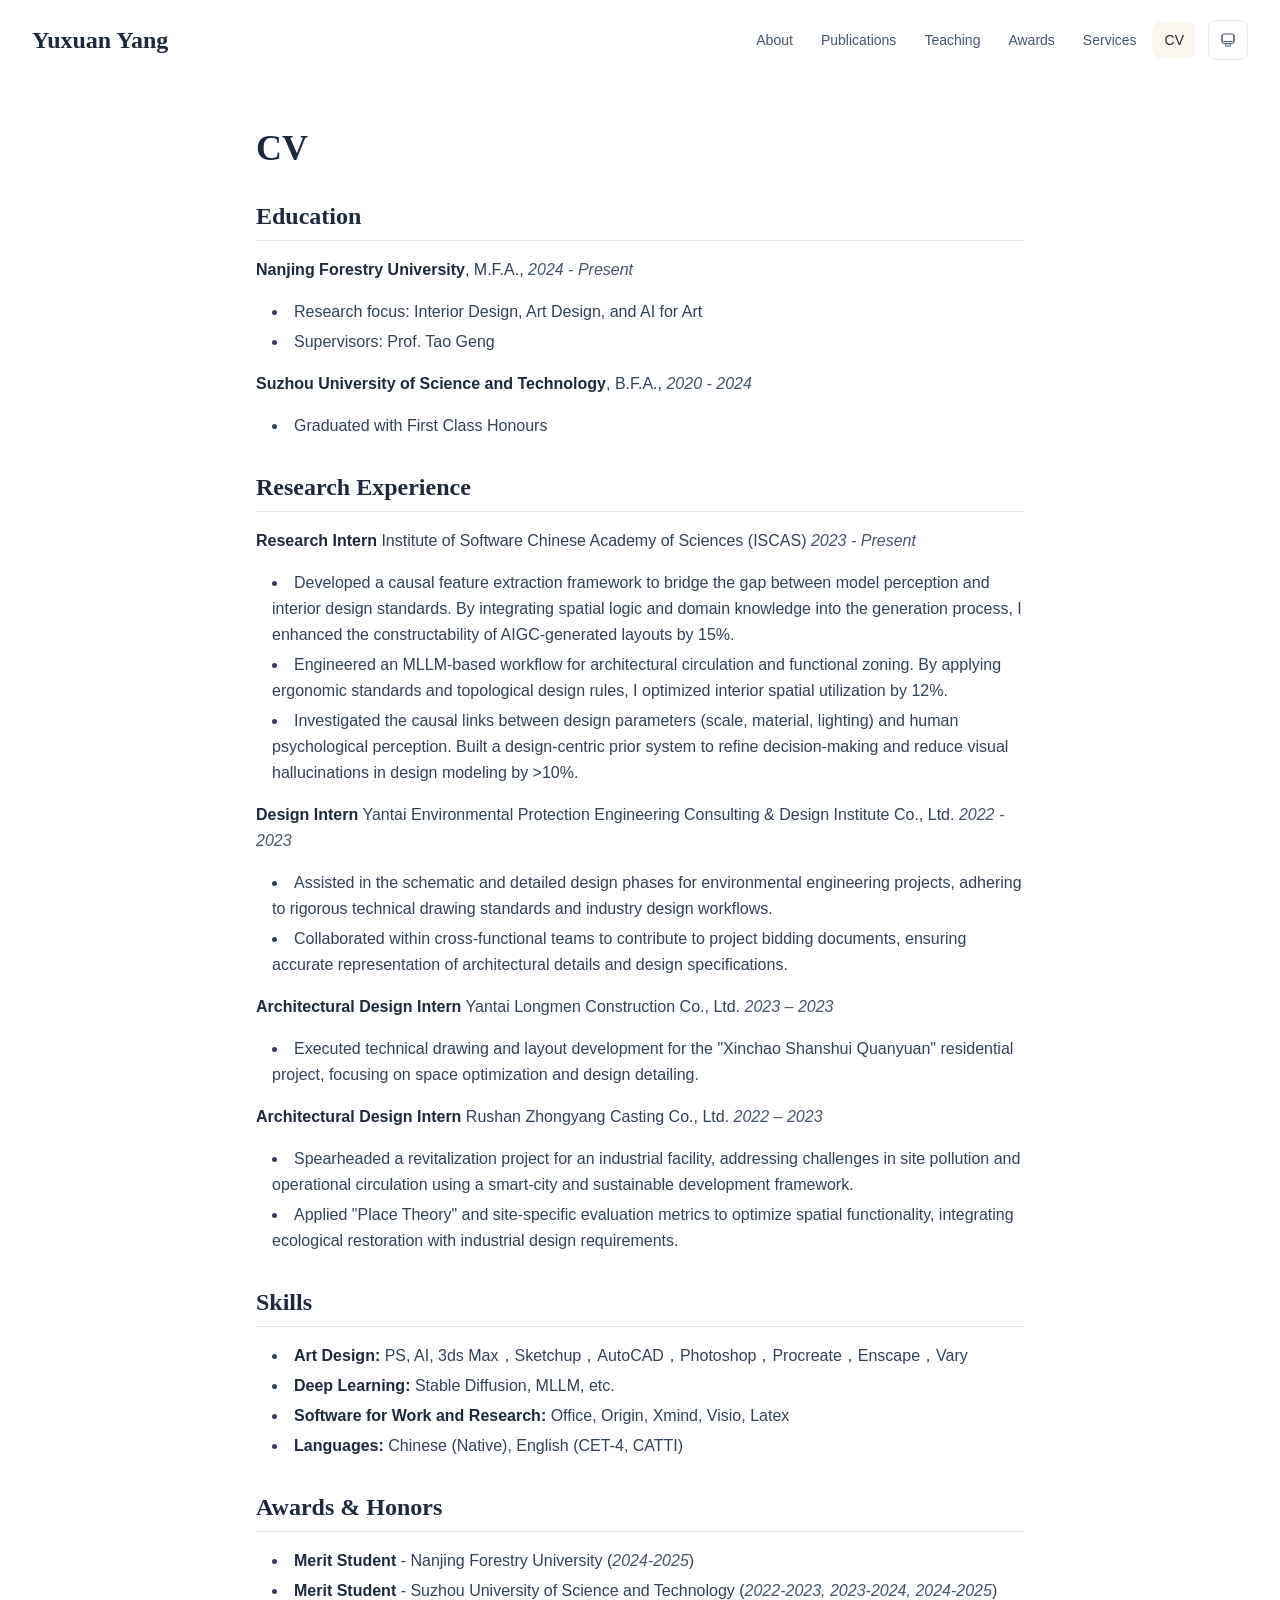
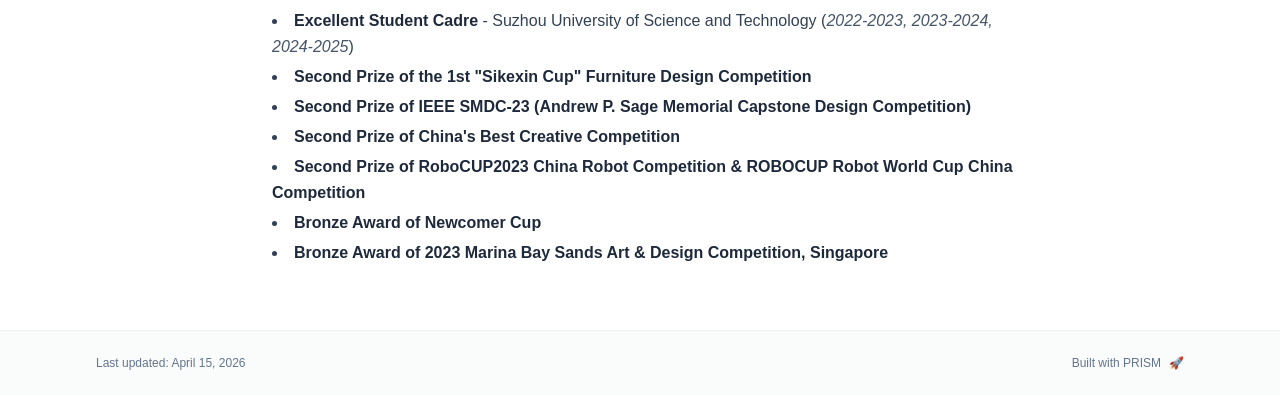
<file: cv/index.html>
<!DOCTYPE html><html lang="en" class="scroll-smooth"><head><meta charSet="utf-8"/><meta name="viewport" content="width=device-width, initial-scale=1"/><link rel="stylesheet" href="/_next/static/css/0bd8fd9b3b15b8ef.css" data-precedence="next"/><link rel="preload" as="script" fetchPriority="low" href="/_next/static/chunks/webpack-679b75d1c4c2027c.js"/><script src="/_next/static/chunks/4bd1b696-70b6d399998de86a.js" async=""></script><script src="/_next/static/chunks/684-50096e198fb40285.js" async=""></script><script src="/_next/static/chunks/main-app-256e7ac94a66f304.js" async=""></script><script src="/_next/static/chunks/346-d5c9a6295712cd28.js" async=""></script><script src="/_next/static/chunks/874-196dbf0660d69360.js" async=""></script><script src="/_next/static/chunks/831-10c4d51b2f8a62fd.js" async=""></script><script src="/_next/static/chunks/app/layout-a5f6a4f09f8497aa.js" async=""></script><script src="/_next/static/chunks/12-4b417a06996ebb82.js" async=""></script><script src="/_next/static/chunks/748-46b2ffed02bc630f.js" async=""></script><script src="/_next/static/chunks/app/%5Bslug%5D/page-28ecab36219c33c4.js" async=""></script><link rel="icon" href="/favicon.ico" type="image/svg+xml"/><link rel="dns-prefetch" href="https://jialeliu.com"/><link rel="preconnect" href="https://jialeliu.com" crossorigin=""/><link rel="preload" as="font" type="font/woff2" href="https://jialeliu.com/fonts/georgiab.woff2" crossorigin=""/><script>
              try {
                const theme = localStorage.getItem('theme-storage');
                const parsed = theme ? JSON.parse(theme) : null;
                const setting = parsed?.state?.theme || 'system';
                const prefersDark = typeof window !== 'undefined' && window.matchMedia && window.matchMedia('(prefers-color-scheme: dark)').matches;
                const effective = setting === 'dark' ? 'dark' : (setting === 'light' ? 'light' : (prefersDark ? 'dark' : 'light'));
                var root = document.documentElement;
                root.classList.add(effective);
                root.setAttribute('data-theme', effective);
              } catch (e) {
                var root = document.documentElement;
                root.classList.add('light');
                root.setAttribute('data-theme', 'light');
              }
            </script><script>
    try {
      const cfg = {"enabled":true,"locales":["en"],"defaultLocale":"en","mode":"auto","fixedLocale":"en","persist":true,"switcher":true,"labels":{"en":"English"}};
      const storageKey = 'locale-storage';
      const normalize = (value) => typeof value === 'string' ? value.trim().replace('_', '-').toLowerCase() : '';
      const matchLocale = (candidate) => {
        const normalized = normalize(candidate);
        if (!normalized) return null;
        if (cfg.locales.includes(normalized)) return normalized;
        const language = normalized.split('-')[0];
        if (cfg.locales.includes(language)) return language;
        return null;
      };

      let resolved = null;

      if (cfg.persist) {
        resolved = matchLocale(localStorage.getItem(storageKey));
      }

      if (!resolved) {
        if (cfg.mode === 'fixed') {
          resolved = cfg.fixedLocale;
        } else {
          resolved = matchLocale(navigator.language);
        }
      }

      if (!resolved) {
        resolved = cfg.defaultLocale;
      }

      const root = document.documentElement;
      root.lang = resolved;
      root.setAttribute('data-locale', resolved);

      if (cfg.persist) {
        localStorage.setItem(storageKey, resolved);
      }
    } catch (e) {
      const root = document.documentElement;
      root.lang = 'en';
      root.setAttribute('data-locale', 'en');
    }
  </script><title>CV | Yuxuan Yang</title><meta name="author" content="Yuxuan Yang"/><meta name="keywords" content="Yuxuan Yang,PhD,Research,Nanjing Forestry University"/><meta name="creator" content="Yuxuan Yang"/><meta name="publisher" content="Yuxuan Yang"/><meta property="og:title" content="Yuxuan Yang"/><meta property="og:description" content="M.F.A. student at Nanjing Forestry University."/><meta property="og:site_name" content="Yuxuan Yang&#x27;s Academic Website"/><meta property="og:locale" content="en_US"/><meta property="og:type" content="website"/><meta name="twitter:card" content="summary"/><meta name="twitter:title" content="Yuxuan Yang"/><meta name="twitter:description" content="M.F.A. student at Nanjing Forestry University."/><link rel="icon" href="/favicon.ico"/><script>document.querySelectorAll('body link[rel="icon"], body link[rel="apple-touch-icon"]').forEach(el => document.head.appendChild(el))</script><script src="/_next/static/chunks/polyfills-42372ed130431b0a.js" noModule=""></script></head><body class="font-sans antialiased"><div style="visibility:hidden"><nav class="fixed top-0 left-0 right-0 z-50" data-headlessui-state=""><div class="transition-all duration-300 ease-out bg-transparent" style="transform:translateY(-100px)"><div class="max-w-7xl mx-auto px-4 sm:px-6 lg:px-8"><div class="flex justify-between items-center h-16 lg:h-20"><div class="flex-shrink-0" tabindex="0"><a class="text-xl lg:text-2xl font-serif font-semibold text-primary hover:text-accent transition-colors duration-200" href="/">Yuxuan Yang</a></div><div class="hidden lg:block"><div class="ml-10 flex items-center space-x-3"><div class="relative flex items-baseline space-x-1"><a data-nav-href="/" class="relative px-3 py-2 text-sm font-medium rounded-lg transition-colors duration-150 text-neutral-600" href="/">About</a><a data-nav-href="/publications" class="relative px-3 py-2 text-sm font-medium rounded-lg transition-colors duration-150 text-neutral-600" href="/publications/">Publications</a><a data-nav-href="/teaching" class="relative px-3 py-2 text-sm font-medium rounded-lg transition-colors duration-150 text-neutral-600" href="/teaching/">Teaching</a><a data-nav-href="/awards" class="relative px-3 py-2 text-sm font-medium rounded-lg transition-colors duration-150 text-neutral-600" href="/awards/">Awards</a><a data-nav-href="/services" class="relative px-3 py-2 text-sm font-medium rounded-lg transition-colors duration-150 text-neutral-600" href="/services/">Services</a><a data-nav-href="/cv" class="relative px-3 py-2 text-sm font-medium rounded-lg transition-colors duration-150 text-primary" href="/cv/">CV</a></div><div class="flex items-center justify-center w-10 h-10 rounded-lg border border-neutral-200 dark:border-[rgba(148,163,184,0.24)] bg-background dark:bg-neutral-800"><div class="w-4 h-4 rounded-full bg-neutral-300 animate-pulse"></div></div></div></div><div class="lg:hidden flex items-center space-x-2"><div class="flex items-center justify-center w-10 h-10 rounded-lg border border-neutral-200 dark:border-[rgba(148,163,184,0.24)] bg-background dark:bg-neutral-800"><div class="w-4 h-4 rounded-full bg-neutral-300 animate-pulse"></div></div><button class="inline-flex items-center justify-center p-2 rounded-md text-neutral-600 hover:text-primary hover:bg-neutral-100 dark:hover:bg-neutral-800 focus:outline-none focus:ring-2 focus:ring-inset focus:ring-accent transition-colors duration-200" id="headlessui-disclosure-button-«R7pdb»" type="button" aria-expanded="false" data-headlessui-state=""><span class="sr-only">Open main menu</span><div><svg xmlns="http://www.w3.org/2000/svg" fill="none" viewBox="0 0 24 24" stroke-width="1.5" stroke="currentColor" aria-hidden="true" data-slot="icon" class="block h-6 w-6"><path stroke-linecap="round" stroke-linejoin="round" d="M3.75 6.75h16.5M3.75 12h16.5m-16.5 5.25h16.5"></path></svg></div></button></div></div></div></div></nav><main class="min-h-screen pt-16 lg:pt-20"><div class="max-w-4xl mx-auto px-4 sm:px-6 lg:px-8 py-12"><div class="max-w-3xl mx-auto" style="opacity:0;transform:translateY(20px)"><h1 class="text-4xl font-serif font-bold text-primary mb-4">CV</h1><div class="text-neutral-700 dark:text-neutral-600 leading-relaxed"><h2 class="text-2xl font-serif font-bold text-primary mt-8 mb-4 border-b border-neutral-200 dark:border-neutral-800 pb-2">Education</h2>
<p class="mb-4 last:mb-0"><strong class="font-semibold text-primary">Nanjing Forestry University</strong>, M.F.A., <em class="italic text-neutral-600 dark:text-neutral-500">2024 - Present</em></p>
<ul class="list-disc list-inside mb-4 space-y-1 ml-4">
<li class="mb-1">Research focus: Interior Design, Art Design, and AI for Art</li>
<li class="mb-1">Supervisors: Prof. Tao Geng</li>
</ul>
<p class="mb-4 last:mb-0"><strong class="font-semibold text-primary">Suzhou University of Science and Technology</strong>, B.F.A., <em class="italic text-neutral-600 dark:text-neutral-500">2020 - 2024</em></p>
<ul class="list-disc list-inside mb-4 space-y-1 ml-4">
<li class="mb-1">Graduated with First Class Honours</li>
</ul>
<h2 class="text-2xl font-serif font-bold text-primary mt-8 mb-4 border-b border-neutral-200 dark:border-neutral-800 pb-2">Research Experience</h2>
<p class="mb-4 last:mb-0"><strong class="font-semibold text-primary">Research Intern</strong>
Institute of Software Chinese Academy of Sciences (ISCAS)
<em class="italic text-neutral-600 dark:text-neutral-500">2023 - Present</em></p>
<ul class="list-disc list-inside mb-4 space-y-1 ml-4">
<li class="mb-1">Developed a causal feature extraction framework to bridge the gap between model perception and interior design standards. By integrating spatial logic and domain knowledge into the generation process, I enhanced the constructability of AIGC-generated layouts by 15%.</li>
<li class="mb-1">Engineered an MLLM-based workflow for architectural circulation and functional zoning. By applying ergonomic standards and topological design rules, I optimized interior spatial utilization by 12%.</li>
<li class="mb-1">Investigated the causal links between design parameters (scale, material, lighting) and human psychological perception. Built a design-centric prior system to refine decision-making and reduce visual hallucinations in design modeling by &gt;10%.</li>
</ul>
<p class="mb-4 last:mb-0"><strong class="font-semibold text-primary">Design Intern</strong>
Yantai Environmental Protection Engineering Consulting &amp; Design Institute Co., Ltd.
<em class="italic text-neutral-600 dark:text-neutral-500">2022 - 2023</em></p>
<ul class="list-disc list-inside mb-4 space-y-1 ml-4">
<li class="mb-1">Assisted in the schematic and detailed design phases for environmental engineering projects, adhering to rigorous technical drawing standards and industry design workflows.</li>
<li class="mb-1">Collaborated within cross-functional teams to contribute to project bidding documents, ensuring accurate representation of architectural details and design specifications.</li>
</ul>
<p class="mb-4 last:mb-0"><strong class="font-semibold text-primary">Architectural Design Intern</strong>
Yantai Longmen Construction Co., Ltd.
<em class="italic text-neutral-600 dark:text-neutral-500">2023 – 2023</em></p>
<ul class="list-disc list-inside mb-4 space-y-1 ml-4">
<li class="mb-1">Executed technical drawing and layout development for the &quot;Xinchao Shanshui Quanyuan&quot; residential project, focusing on space optimization and design detailing.</li>
</ul>
<p class="mb-4 last:mb-0"><strong class="font-semibold text-primary">Architectural Design Intern</strong>
Rushan Zhongyang Casting Co., Ltd.
<em class="italic text-neutral-600 dark:text-neutral-500">2022 – 2023</em></p>
<ul class="list-disc list-inside mb-4 space-y-1 ml-4">
<li class="mb-1">Spearheaded a revitalization project for an industrial facility, addressing challenges in site pollution and operational circulation using a smart-city and sustainable development framework.</li>
<li class="mb-1">Applied &quot;Place Theory&quot; and site-specific evaluation metrics to optimize spatial functionality, integrating ecological restoration with industrial design requirements.</li>
</ul>
<h2 class="text-2xl font-serif font-bold text-primary mt-8 mb-4 border-b border-neutral-200 dark:border-neutral-800 pb-2">Skills</h2>
<ul class="list-disc list-inside mb-4 space-y-1 ml-4">
<li class="mb-1"><strong class="font-semibold text-primary">Art Design:</strong> PS, AI, 3ds Max，Sketchup，AutoCAD，Photoshop，Procreate，Enscape，Vary</li>
<li class="mb-1"><strong class="font-semibold text-primary">Deep Learning:</strong> Stable Diffusion, MLLM, etc.</li>
<li class="mb-1"><strong class="font-semibold text-primary">Software for Work and Research:</strong> Office, Origin, Xmind, Visio, Latex</li>
<li class="mb-1"><strong class="font-semibold text-primary">Languages:</strong> Chinese (Native), English (CET-4, CATTI)</li>
</ul>
<h2 class="text-2xl font-serif font-bold text-primary mt-8 mb-4 border-b border-neutral-200 dark:border-neutral-800 pb-2">Awards &amp; Honors</h2>
<ul class="list-disc list-inside mb-4 space-y-1 ml-4">
<li class="mb-1"><strong class="font-semibold text-primary">Merit Student</strong> - Nanjing Forestry University (<em class="italic text-neutral-600 dark:text-neutral-500">2024-2025</em>)</li>
<li class="mb-1"><strong class="font-semibold text-primary">Merit Student</strong> - Suzhou University of Science and Technology (<em class="italic text-neutral-600 dark:text-neutral-500">2022-2023, 2023-2024, 2024-2025</em>)</li>
<li class="mb-1"><strong class="font-semibold text-primary">Excellent Student Cadre</strong> - Suzhou University of Science and Technology (<em class="italic text-neutral-600 dark:text-neutral-500">2022-2023, 2023-2024, 2024-2025</em>)</li>
<li class="mb-1"><strong class="font-semibold text-primary">Second Prize of the 1st &quot;Sikexin Cup&quot; Furniture Design Competition</strong></li>
<li class="mb-1"><strong class="font-semibold text-primary">Second Prize of IEEE SMDC-23 (Andrew P. Sage Memorial Capstone Design Competition)</strong></li>
<li class="mb-1"><strong class="font-semibold text-primary">Second Prize of China&#x27;s Best Creative Competition</strong></li>
<li class="mb-1"><strong class="font-semibold text-primary">Second Prize of RoboCUP2023 China Robot Competition &amp; ROBOCUP Robot World Cup China Competition</strong></li>
<li class="mb-1"><strong class="font-semibold text-primary">Bronze Award of Newcomer Cup</strong></li>
<li class="mb-1"><strong class="font-semibold text-primary">Bronze Award of 2023 Marina Bay Sands Art &amp; Design Competition, Singapore</strong></li>
</ul></div></div></div><!--$--><!--/$--><!--$--><!--/$--></main><footer class="border-t border-neutral-200/50 bg-neutral-50/50 dark:bg-neutral-900/50 dark:border-neutral-700/50"><div class="max-w-6xl mx-auto px-4 sm:px-6 lg:px-8 py-6"><div class="flex flex-col sm:flex-row justify-between items-center gap-2"><p class="text-xs text-neutral-500">Last updated<!-- -->: <!-- -->April 15, 2026</p><p class="text-xs text-neutral-500 flex items-center"><a href="https://github.com/xyjoey/PRISM" target="_blank" rel="noopener noreferrer">Built with PRISM</a><span class="ml-2">🚀</span></p></div></div></footer></div><script src="/_next/static/chunks/webpack-679b75d1c4c2027c.js" async=""></script><script>(self.__next_f=self.__next_f||[]).push([0])</script><script>self.__next_f.push([1,"1:\"$Sreact.fragment\"\n3:I[3719,[\"346\",\"static/chunks/346-d5c9a6295712cd28.js\",\"874\",\"static/chunks/874-196dbf0660d69360.js\",\"831\",\"static/chunks/831-10c4d51b2f8a62fd.js\",\"177\",\"static/chunks/app/layout-a5f6a4f09f8497aa.js\"],\"ThemeProvider\"]\n4:I[310,[\"346\",\"static/chunks/346-d5c9a6295712cd28.js\",\"874\",\"static/chunks/874-196dbf0660d69360.js\",\"831\",\"static/chunks/831-10c4d51b2f8a62fd.js\",\"177\",\"static/chunks/app/layout-a5f6a4f09f8497aa.js\"],\"LocaleProvider\"]\n5:I[4574,[\"346\",\"static/chunks/346-d5c9a6295712cd28.js\",\"874\",\"static/chunks/874-196dbf0660d69360.js\",\"831\",\"static/chunks/831-10c4d51b2f8a62fd.js\",\"177\",\"static/chunks/app/layout-a5f6a4f09f8497aa.js\"],\"default\"]\n6:I[7555,[],\"\"]\n7:I[1295,[],\"\"]\n8:I[2548,[\"346\",\"static/chunks/346-d5c9a6295712cd28.js\",\"874\",\"static/chunks/874-196dbf0660d69360.js\",\"831\",\"static/chunks/831-10c4d51b2f8a62fd.js\",\"177\",\"static/chunks/app/layout-a5f6a4f09f8497aa.js\"],\"default\"]\na:I[9665,[],\"MetadataBoundary\"]\nc:I[9665,[],\"OutletBoundary\"]\nf:I[4911,[],\"AsyncMetadataOutlet\"]\n11:I[9665,[],\"ViewportBoundary\"]\n13:I[6614,[],\"\"]\n:HL[\"/_next/static/css/0bd8fd9b3b15b8ef.css\",\"style\"]\n2:T57d,\n    try {\n      const cfg = {\"enabled\":true,\"locales\":[\"en\"],\"defaultLocale\":\"en\",\"mode\":\"auto\",\"fixedLocale\":\"en\",\"persist\":true,\"switcher\":true,\"labels\":{\"en\":\"English\"}};\n      const storageKey = 'locale-storage';\n      const normalize = (value) =\u003e typeof value === 'string' ? value.trim().replace('_', '-').toLowerCase() : '';\n      const matchLocale = (candidate) =\u003e {\n        const normalized = normalize(candidate);\n        if (!normalized) return null;\n        if (cfg.locales.includes(normalized)) return normalized;\n        const language = normalized.split('-')[0];\n        if (cfg.locales.includes(language)) return language;\n        return null;\n      };\n\n      let resolved = null;\n\n      if (cfg.persist) {\n        resolved = matchLocale(localStorage.getItem(storageKey));\n      }\n\n      if (!resolved) {\n        if (cfg.mode === 'fixed') {\n          resolved = cfg.fixedLocale;\n        } else {\n          r"])</script><script>self.__next_f.push([1,"esolved = matchLocale(navigator.language);\n        }\n      }\n\n      if (!resolved) {\n        resolved = cfg.defaultLocale;\n      }\n\n      const root = document.documentElement;\n      root.lang = resolved;\n      root.setAttribute('data-locale', resolved);\n\n      if (cfg.persist) {\n        localStorage.setItem(storageKey, resolved);\n      }\n    } catch (e) {\n      const root = document.documentElement;\n      root.lang = 'en';\n      root.setAttribute('data-locale', 'en');\n    }\n  "])</script><script>self.__next_f.push([1,"0:{\"P\":null,\"b\":\"CmPYrT-hUzM_BbfHCjuj8\",\"p\":\"\",\"c\":[\"\",\"cv\",\"\"],\"i\":false,\"f\":[[[\"\",{\"children\":[[\"slug\",\"cv\",\"d\"],{\"children\":[\"__PAGE__\",{}]}]},\"$undefined\",\"$undefined\",true],[\"\",[\"$\",\"$1\",\"c\",{\"children\":[[[\"$\",\"link\",\"0\",{\"rel\":\"stylesheet\",\"href\":\"/_next/static/css/0bd8fd9b3b15b8ef.css\",\"precedence\":\"next\",\"crossOrigin\":\"$undefined\",\"nonce\":\"$undefined\"}]],[\"$\",\"html\",null,{\"lang\":\"en\",\"className\":\"scroll-smooth\",\"suppressHydrationWarning\":true,\"children\":[[\"$\",\"head\",null,{\"children\":[[\"$\",\"link\",null,{\"rel\":\"icon\",\"href\":\"/favicon.ico\",\"type\":\"image/svg+xml\"}],[\"$\",\"link\",null,{\"rel\":\"dns-prefetch\",\"href\":\"https://jialeliu.com\"}],[\"$\",\"link\",null,{\"rel\":\"preconnect\",\"href\":\"https://jialeliu.com\",\"crossOrigin\":\"\"}],[\"$\",\"link\",null,{\"rel\":\"preload\",\"as\":\"font\",\"type\":\"font/woff2\",\"href\":\"https://jialeliu.com/fonts/georgiab.woff2\",\"crossOrigin\":\"\"}],[\"$\",\"script\",null,{\"dangerouslySetInnerHTML\":{\"__html\":\"\\n              try {\\n                const theme = localStorage.getItem('theme-storage');\\n                const parsed = theme ? JSON.parse(theme) : null;\\n                const setting = parsed?.state?.theme || 'system';\\n                const prefersDark = typeof window !== 'undefined' \u0026\u0026 window.matchMedia \u0026\u0026 window.matchMedia('(prefers-color-scheme: dark)').matches;\\n                const effective = setting === 'dark' ? 'dark' : (setting === 'light' ? 'light' : (prefersDark ? 'dark' : 'light'));\\n                var root = document.documentElement;\\n                root.classList.add(effective);\\n                root.setAttribute('data-theme', effective);\\n              } catch (e) {\\n                var root = document.documentElement;\\n                root.classList.add('light');\\n                root.setAttribute('data-theme', 'light');\\n              }\\n            \"}}],[\"$\",\"script\",null,{\"dangerouslySetInnerHTML\":{\"__html\":\"$2\"}}]]}],[\"$\",\"body\",null,{\"className\":\"font-sans antialiased\",\"children\":[\"$\",\"$L3\",null,{\"children\":[\"$\",\"$L4\",null,{\"config\":{\"enabled\":true,\"locales\":[\"en\"],\"defaultLocale\":\"en\",\"mode\":\"auto\",\"fixedLocale\":\"en\",\"persist\":true,\"switcher\":true,\"labels\":{\"en\":\"English\"}},\"children\":[[\"$\",\"$L5\",null,{\"items\":[{\"title\":\"About\",\"type\":\"page\",\"target\":\"about\",\"href\":\"/\"},{\"title\":\"Publications\",\"type\":\"page\",\"target\":\"publications\",\"href\":\"/publications\"},{\"title\":\"Teaching\",\"type\":\"page\",\"target\":\"teaching\",\"href\":\"/teaching\"},{\"title\":\"Awards\",\"type\":\"page\",\"target\":\"awards\",\"href\":\"/awards\"},{\"title\":\"Services\",\"type\":\"page\",\"target\":\"services\",\"href\":\"/services\"},{\"title\":\"CV\",\"type\":\"page\",\"target\":\"cv\",\"href\":\"/cv\"}],\"siteTitle\":\"Yuxuan Yang\",\"enableOnePageMode\":false,\"i18n\":\"$0:f:0:1:1:props:children:1:props:children:1:props:children:props:children:props:config\",\"itemsByLocale\":{\"en\":[{\"title\":\"About\",\"type\":\"page\",\"target\":\"about\",\"href\":\"/\"},{\"title\":\"Publications\",\"type\":\"page\",\"target\":\"publications\",\"href\":\"/publications\"},{\"title\":\"Teaching\",\"type\":\"page\",\"target\":\"teaching\",\"href\":\"/teaching\"},{\"title\":\"Awards\",\"type\":\"page\",\"target\":\"awards\",\"href\":\"/awards\"},{\"title\":\"Services\",\"type\":\"page\",\"target\":\"services\",\"href\":\"/services\"},{\"title\":\"CV\",\"type\":\"page\",\"target\":\"cv\",\"href\":\"/cv\"}]},\"siteTitleByLocale\":{\"en\":\"Yuxuan Yang\"}}],[\"$\",\"main\",null,{\"className\":\"min-h-screen pt-16 lg:pt-20\",\"children\":[\"$\",\"$L6\",null,{\"parallelRouterKey\":\"children\",\"error\":\"$undefined\",\"errorStyles\":\"$undefined\",\"errorScripts\":\"$undefined\",\"template\":[\"$\",\"$L7\",null,{}],\"templateStyles\":\"$undefined\",\"templateScripts\":\"$undefined\",\"notFound\":[[[\"$\",\"title\",null,{\"children\":\"404: This page could not be found.\"}],[\"$\",\"div\",null,{\"style\":{\"fontFamily\":\"system-ui,\\\"Segoe UI\\\",Roboto,Helvetica,Arial,sans-serif,\\\"Apple Color Emoji\\\",\\\"Segoe UI Emoji\\\"\",\"height\":\"100vh\",\"textAlign\":\"center\",\"display\":\"flex\",\"flexDirection\":\"column\",\"alignItems\":\"center\",\"justifyContent\":\"center\"},\"children\":[\"$\",\"div\",null,{\"children\":[[\"$\",\"style\",null,{\"dangerouslySetInnerHTML\":{\"__html\":\"body{color:#000;background:#fff;margin:0}.next-error-h1{border-right:1px solid rgba(0,0,0,.3)}@media (prefers-color-scheme:dark){body{color:#fff;background:#000}.next-error-h1{border-right:1px solid rgba(255,255,255,.3)}}\"}}],[\"$\",\"h1\",null,{\"className\":\"next-error-h1\",\"style\":{\"display\":\"inline-block\",\"margin\":\"0 20px 0 0\",\"padding\":\"0 23px 0 0\",\"fontSize\":24,\"fontWeight\":500,\"verticalAlign\":\"top\",\"lineHeight\":\"49px\"},\"children\":404}],[\"$\",\"div\",null,{\"style\":{\"display\":\"inline-block\"},\"children\":[\"$\",\"h2\",null,{\"style\":{\"fontSize\":14,\"fontWeight\":400,\"lineHeight\":\"49px\",\"margin\":0},\"children\":\"This page could not be found.\"}]}]]}]}]],[]],\"forbidden\":\"$undefined\",\"unauthorized\":\"$undefined\"}]}],[\"$\",\"$L8\",null,{\"lastUpdated\":\"April 15, 2026\",\"lastUpdatedByLocale\":{\"en\":\"April 15, 2026\"},\"defaultLocale\":\"en\"}]]}]}]}]]}]]}],{\"children\":[[\"slug\",\"cv\",\"d\"],[\"$\",\"$1\",\"c\",{\"children\":[null,[\"$\",\"$L6\",null,{\"parallelRouterKey\":\"children\",\"error\":\"$undefined\",\"errorStyles\":\"$undefined\",\"errorScripts\":\"$undefined\",\"template\":[\"$\",\"$L7\",null,{}],\"templateStyles\":\"$undefined\",\"templateScripts\":\"$undefined\",\"notFound\":\"$undefined\",\"forbidden\":\"$undefined\",\"unauthorized\":\"$undefined\"}]]}],{\"children\":[\"__PAGE__\",[\"$\",\"$1\",\"c\",{\"children\":[\"$L9\",[\"$\",\"$La\",null,{\"children\":\"$Lb\"}],null,[\"$\",\"$Lc\",null,{\"children\":[\"$Ld\",\"$Le\",[\"$\",\"$Lf\",null,{\"promise\":\"$@10\"}]]}]]}],{},null,false]},null,false]},null,false],[\"$\",\"$1\",\"h\",{\"children\":[null,[\"$\",\"$1\",\"onalK8Zpn-01os4h5epsn\",{\"children\":[[\"$\",\"$L11\",null,{\"children\":\"$L12\"}],null]}],null]}],false]],\"m\":\"$undefined\",\"G\":[\"$13\",\"$undefined\"],\"s\":false,\"S\":true}\n"])</script><script>self.__next_f.push([1,"14:\"$Sreact.suspense\"\n15:I[4911,[],\"AsyncMetadata\"]\n17:I[2382,[\"346\",\"static/chunks/346-d5c9a6295712cd28.js\",\"12\",\"static/chunks/12-4b417a06996ebb82.js\",\"748\",\"static/chunks/748-46b2ffed02bc630f.js\",\"182\",\"static/chunks/app/%5Bslug%5D/page-28ecab36219c33c4.js\"],\"default\"]\nb:[\"$\",\"$14\",null,{\"fallback\":null,\"children\":[\"$\",\"$L15\",null,{\"promise\":\"$@16\"}]}]\n18:Tce2,"])</script><script>self.__next_f.push([1,"## Education\n\n**Nanjing Forestry University**, M.F.A., *2024 - Present*\n- Research focus: Interior Design, Art Design, and AI for Art\n- Supervisors: Prof. Tao Geng\n\n**Suzhou University of Science and Technology**, B.F.A., *2020 - 2024*\n- Graduated with First Class Honours\n\n## Research Experience\n\n**Research Intern**\nInstitute of Software Chinese Academy of Sciences (ISCAS)\n*2023 - Present*\n- Developed a causal feature extraction framework to bridge the gap between model perception and interior design standards. By integrating spatial logic and domain knowledge into the generation process, I enhanced the constructability of AIGC-generated layouts by 15%.\n- Engineered an MLLM-based workflow for architectural circulation and functional zoning. By applying ergonomic standards and topological design rules, I optimized interior spatial utilization by 12%.\n- Investigated the causal links between design parameters (scale, material, lighting) and human psychological perception. Built a design-centric prior system to refine decision-making and reduce visual hallucinations in design modeling by \u003e10%.\n\n**Design Intern**\nYantai Environmental Protection Engineering Consulting \u0026 Design Institute Co., Ltd.\n*2022 - 2023*\n- Assisted in the schematic and detailed design phases for environmental engineering projects, adhering to rigorous technical drawing standards and industry design workflows.\n- Collaborated within cross-functional teams to contribute to project bidding documents, ensuring accurate representation of architectural details and design specifications.\n\n\n**Architectural Design Intern**\nYantai Longmen Construction Co., Ltd.\n*2023 – 2023*\n- Executed technical drawing and layout development for the \"Xinchao Shanshui Quanyuan\" residential project, focusing on space optimization and design detailing.\n\n\n**Architectural Design Intern**\nRushan Zhongyang Casting Co., Ltd.\n*2022 – 2023*\n- Spearheaded a revitalization project for an industrial facility, addressing challenges in site pollution and operational circulation using a smart-city and sustainable development framework.\n- Applied \"Place Theory\" and site-specific evaluation metrics to optimize spatial functionality, integrating ecological restoration with industrial design requirements.\n\n\n\n\n\n## Skills\n\n- **Art Design:** PS, AI, 3ds Max，Sketchup，AutoCAD，Photoshop，Procreate，Enscape，Vary\n- **Deep Learning:** Stable Diffusion, MLLM, etc.\n- **Software for Work and Research:** Office, Origin, Xmind, Visio, Latex\n- **Languages:** Chinese (Native), English (CET-4, CATTI)\n\n## Awards \u0026 Honors\n\n- **Merit Student** - Nanjing Forestry University (*2024-2025*)\n- **Merit Student** - Suzhou University of Science and Technology (*2022-2023, 2023-2024, 2024-2025*)\n- **Excellent Student Cadre** - Suzhou University of Science and Technology (*2022-2023, 2023-2024, 2024-2025*)\n- **Second Prize of the 1st \"Sikexin Cup\" Furniture Design Competition**\n- **Second Prize of IEEE SMDC-23 (Andrew P. Sage Memorial Capstone Design Competition)**\n- **Second Prize of China's Best Creative Competition**\n- **Second Prize of RoboCUP2023 China Robot Competition \u0026 ROBOCUP Robot World Cup China Competition**\n- **Bronze Award of Newcomer Cup**\n- **Bronze Award of 2023 Marina Bay Sands Art \u0026 Design Competition, Singapore**\n"])</script><script>self.__next_f.push([1,"9:[\"$\",\"$L17\",null,{\"dataByLocale\":{\"en\":{\"type\":\"text\",\"config\":{\"type\":\"text\",\"title\":\"CV\",\"source\":\"cv.md\"},\"content\":\"$18\"}},\"defaultLocale\":\"en\"}]\n"])</script><script>self.__next_f.push([1,"e:null\n"])</script><script>self.__next_f.push([1,"12:[[\"$\",\"meta\",\"0\",{\"charSet\":\"utf-8\"}],[\"$\",\"meta\",\"1\",{\"name\":\"viewport\",\"content\":\"width=device-width, initial-scale=1\"}]]\nd:null\n"])</script><script>self.__next_f.push([1,"16:{\"metadata\":[[\"$\",\"title\",\"0\",{\"children\":\"CV | Yuxuan Yang\"}],[\"$\",\"meta\",\"1\",{\"name\":\"author\",\"content\":\"Yuxuan Yang\"}],[\"$\",\"meta\",\"2\",{\"name\":\"keywords\",\"content\":\"Yuxuan Yang,PhD,Research,Nanjing Forestry University\"}],[\"$\",\"meta\",\"3\",{\"name\":\"creator\",\"content\":\"Yuxuan Yang\"}],[\"$\",\"meta\",\"4\",{\"name\":\"publisher\",\"content\":\"Yuxuan Yang\"}],[\"$\",\"meta\",\"5\",{\"property\":\"og:title\",\"content\":\"Yuxuan Yang\"}],[\"$\",\"meta\",\"6\",{\"property\":\"og:description\",\"content\":\"M.F.A. student at Nanjing Forestry University.\"}],[\"$\",\"meta\",\"7\",{\"property\":\"og:site_name\",\"content\":\"Yuxuan Yang's Academic Website\"}],[\"$\",\"meta\",\"8\",{\"property\":\"og:locale\",\"content\":\"en_US\"}],[\"$\",\"meta\",\"9\",{\"property\":\"og:type\",\"content\":\"website\"}],[\"$\",\"meta\",\"10\",{\"name\":\"twitter:card\",\"content\":\"summary\"}],[\"$\",\"meta\",\"11\",{\"name\":\"twitter:title\",\"content\":\"Yuxuan Yang\"}],[\"$\",\"meta\",\"12\",{\"name\":\"twitter:description\",\"content\":\"M.F.A. student at Nanjing Forestry University.\"}],[\"$\",\"link\",\"13\",{\"rel\":\"icon\",\"href\":\"/favicon.ico\"}]],\"error\":null,\"digest\":\"$undefined\"}\n10:{\"metadata\":\"$16:metadata\",\"error\":null,\"digest\":\"$undefined\"}\n"])</script></body></html>
</file>
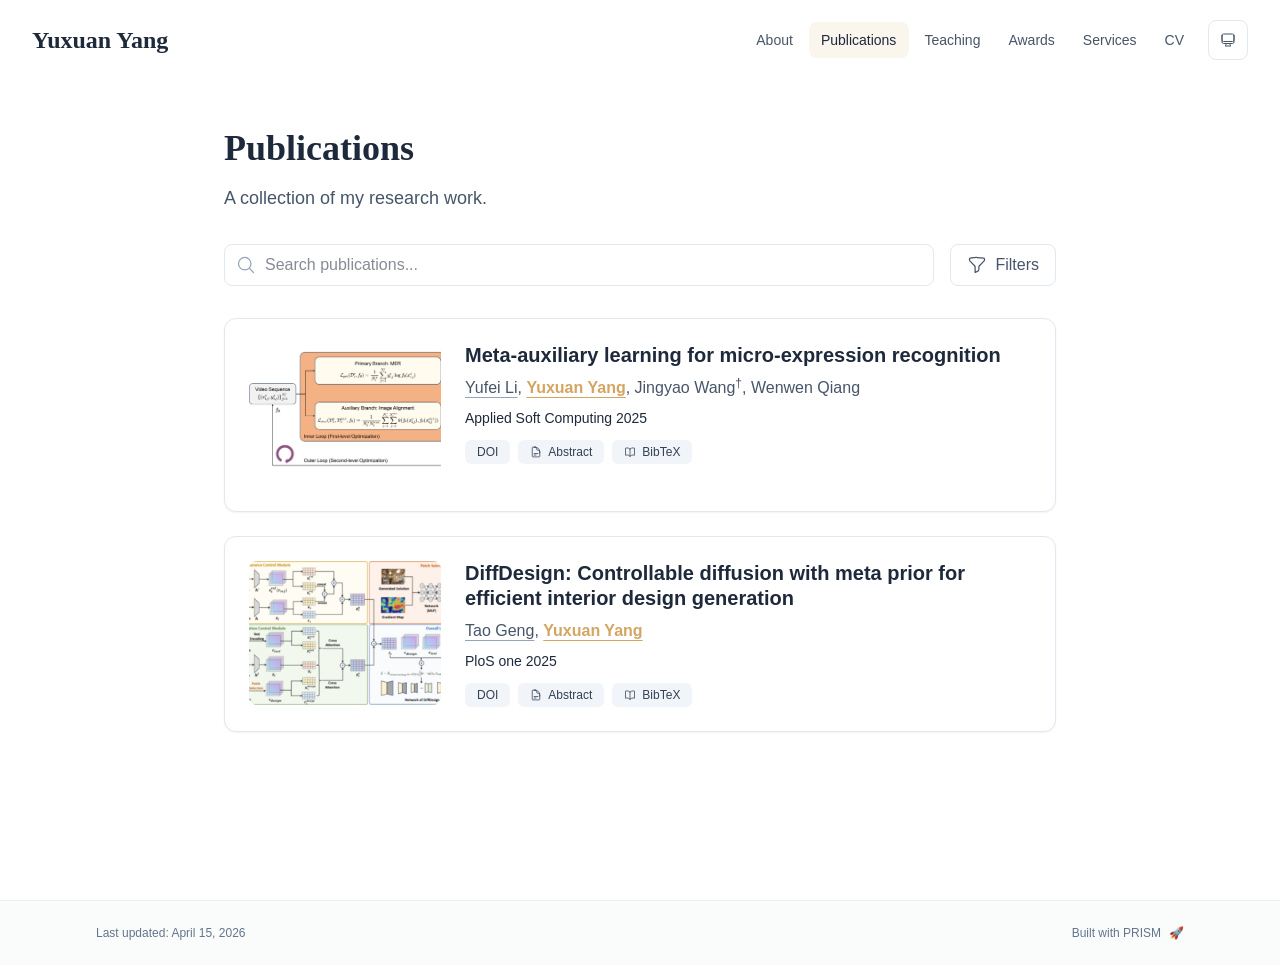
<file: publications/index.html>
<!DOCTYPE html><html lang="en" class="scroll-smooth"><head><meta charSet="utf-8"/><meta name="viewport" content="width=device-width, initial-scale=1"/><link rel="stylesheet" href="/_next/static/css/0bd8fd9b3b15b8ef.css" data-precedence="next"/><link rel="preload" as="script" fetchPriority="low" href="/_next/static/chunks/webpack-679b75d1c4c2027c.js"/><script src="/_next/static/chunks/4bd1b696-70b6d399998de86a.js" async=""></script><script src="/_next/static/chunks/684-50096e198fb40285.js" async=""></script><script src="/_next/static/chunks/main-app-256e7ac94a66f304.js" async=""></script><script src="/_next/static/chunks/346-d5c9a6295712cd28.js" async=""></script><script src="/_next/static/chunks/874-196dbf0660d69360.js" async=""></script><script src="/_next/static/chunks/831-10c4d51b2f8a62fd.js" async=""></script><script src="/_next/static/chunks/app/layout-a5f6a4f09f8497aa.js" async=""></script><script src="/_next/static/chunks/12-4b417a06996ebb82.js" async=""></script><script src="/_next/static/chunks/748-46b2ffed02bc630f.js" async=""></script><script src="/_next/static/chunks/app/%5Bslug%5D/page-28ecab36219c33c4.js" async=""></script><link rel="icon" href="/favicon.ico" type="image/svg+xml"/><link rel="dns-prefetch" href="https://jialeliu.com"/><link rel="preconnect" href="https://jialeliu.com" crossorigin=""/><link rel="preload" as="font" type="font/woff2" href="https://jialeliu.com/fonts/georgiab.woff2" crossorigin=""/><script>
              try {
                const theme = localStorage.getItem('theme-storage');
                const parsed = theme ? JSON.parse(theme) : null;
                const setting = parsed?.state?.theme || 'system';
                const prefersDark = typeof window !== 'undefined' && window.matchMedia && window.matchMedia('(prefers-color-scheme: dark)').matches;
                const effective = setting === 'dark' ? 'dark' : (setting === 'light' ? 'light' : (prefersDark ? 'dark' : 'light'));
                var root = document.documentElement;
                root.classList.add(effective);
                root.setAttribute('data-theme', effective);
              } catch (e) {
                var root = document.documentElement;
                root.classList.add('light');
                root.setAttribute('data-theme', 'light');
              }
            </script><script>
    try {
      const cfg = {"enabled":true,"locales":["en"],"defaultLocale":"en","mode":"auto","fixedLocale":"en","persist":true,"switcher":true,"labels":{"en":"English"}};
      const storageKey = 'locale-storage';
      const normalize = (value) => typeof value === 'string' ? value.trim().replace('_', '-').toLowerCase() : '';
      const matchLocale = (candidate) => {
        const normalized = normalize(candidate);
        if (!normalized) return null;
        if (cfg.locales.includes(normalized)) return normalized;
        const language = normalized.split('-')[0];
        if (cfg.locales.includes(language)) return language;
        return null;
      };

      let resolved = null;

      if (cfg.persist) {
        resolved = matchLocale(localStorage.getItem(storageKey));
      }

      if (!resolved) {
        if (cfg.mode === 'fixed') {
          resolved = cfg.fixedLocale;
        } else {
          resolved = matchLocale(navigator.language);
        }
      }

      if (!resolved) {
        resolved = cfg.defaultLocale;
      }

      const root = document.documentElement;
      root.lang = resolved;
      root.setAttribute('data-locale', resolved);

      if (cfg.persist) {
        localStorage.setItem(storageKey, resolved);
      }
    } catch (e) {
      const root = document.documentElement;
      root.lang = 'en';
      root.setAttribute('data-locale', 'en');
    }
  </script><title>Publications | Yuxuan Yang</title><meta name="description" content="A collection of my research work."/><meta name="author" content="Yuxuan Yang"/><meta name="keywords" content="Yuxuan Yang,PhD,Research,Nanjing Forestry University"/><meta name="creator" content="Yuxuan Yang"/><meta name="publisher" content="Yuxuan Yang"/><meta property="og:title" content="Yuxuan Yang"/><meta property="og:description" content="M.F.A. student at Nanjing Forestry University."/><meta property="og:site_name" content="Yuxuan Yang&#x27;s Academic Website"/><meta property="og:locale" content="en_US"/><meta property="og:type" content="website"/><meta name="twitter:card" content="summary"/><meta name="twitter:title" content="Yuxuan Yang"/><meta name="twitter:description" content="M.F.A. student at Nanjing Forestry University."/><link rel="icon" href="/favicon.ico"/><script>document.querySelectorAll('body link[rel="icon"], body link[rel="apple-touch-icon"]').forEach(el => document.head.appendChild(el))</script><script src="/_next/static/chunks/polyfills-42372ed130431b0a.js" noModule=""></script></head><body class="font-sans antialiased"><div style="visibility:hidden"><nav class="fixed top-0 left-0 right-0 z-50" data-headlessui-state=""><div class="transition-all duration-300 ease-out bg-transparent" style="transform:translateY(-100px)"><div class="max-w-7xl mx-auto px-4 sm:px-6 lg:px-8"><div class="flex justify-between items-center h-16 lg:h-20"><div class="flex-shrink-0" tabindex="0"><a class="text-xl lg:text-2xl font-serif font-semibold text-primary hover:text-accent transition-colors duration-200" href="/">Yuxuan Yang</a></div><div class="hidden lg:block"><div class="ml-10 flex items-center space-x-3"><div class="relative flex items-baseline space-x-1"><a data-nav-href="/" class="relative px-3 py-2 text-sm font-medium rounded-lg transition-colors duration-150 text-neutral-600" href="/">About</a><a data-nav-href="/publications" class="relative px-3 py-2 text-sm font-medium rounded-lg transition-colors duration-150 text-primary" href="/publications/">Publications</a><a data-nav-href="/teaching" class="relative px-3 py-2 text-sm font-medium rounded-lg transition-colors duration-150 text-neutral-600" href="/teaching/">Teaching</a><a data-nav-href="/awards" class="relative px-3 py-2 text-sm font-medium rounded-lg transition-colors duration-150 text-neutral-600" href="/awards/">Awards</a><a data-nav-href="/services" class="relative px-3 py-2 text-sm font-medium rounded-lg transition-colors duration-150 text-neutral-600" href="/services/">Services</a><a data-nav-href="/cv" class="relative px-3 py-2 text-sm font-medium rounded-lg transition-colors duration-150 text-neutral-600" href="/cv/">CV</a></div><div class="flex items-center justify-center w-10 h-10 rounded-lg border border-neutral-200 dark:border-[rgba(148,163,184,0.24)] bg-background dark:bg-neutral-800"><div class="w-4 h-4 rounded-full bg-neutral-300 animate-pulse"></div></div></div></div><div class="lg:hidden flex items-center space-x-2"><div class="flex items-center justify-center w-10 h-10 rounded-lg border border-neutral-200 dark:border-[rgba(148,163,184,0.24)] bg-background dark:bg-neutral-800"><div class="w-4 h-4 rounded-full bg-neutral-300 animate-pulse"></div></div><button class="inline-flex items-center justify-center p-2 rounded-md text-neutral-600 hover:text-primary hover:bg-neutral-100 dark:hover:bg-neutral-800 focus:outline-none focus:ring-2 focus:ring-inset focus:ring-accent transition-colors duration-200" id="headlessui-disclosure-button-«R7pdb»" type="button" aria-expanded="false" data-headlessui-state=""><span class="sr-only">Open main menu</span><div><svg xmlns="http://www.w3.org/2000/svg" fill="none" viewBox="0 0 24 24" stroke-width="1.5" stroke="currentColor" aria-hidden="true" data-slot="icon" class="block h-6 w-6"><path stroke-linecap="round" stroke-linejoin="round" d="M3.75 6.75h16.5M3.75 12h16.5m-16.5 5.25h16.5"></path></svg></div></button></div></div></div></div></nav><main class="min-h-screen pt-16 lg:pt-20"><div class="max-w-4xl mx-auto px-4 sm:px-6 lg:px-8 py-12"><div style="opacity:0;transform:translateY(20px)"><div class="mb-8"><h1 class="text-4xl font-serif font-bold text-primary mb-4">Publications</h1><p class="text-lg text-neutral-600 dark:text-neutral-500 max-w-2xl">A collection of my research work.</p></div><div class="mb-8 space-y-4"><div class="flex flex-col sm:flex-row gap-4"><div class="relative flex-grow"><svg xmlns="http://www.w3.org/2000/svg" fill="none" viewBox="0 0 24 24" stroke-width="1.5" stroke="currentColor" aria-hidden="true" data-slot="icon" class="absolute left-3 top-1/2 transform -translate-y-1/2 h-5 w-5 text-neutral-400"><path stroke-linecap="round" stroke-linejoin="round" d="m21 21-5.197-5.197m0 0A7.5 7.5 0 1 0 5.196 5.196a7.5 7.5 0 0 0 10.607 10.607Z"></path></svg><input type="text" placeholder="Search publications..." class="w-full pl-10 pr-4 py-2 rounded-lg border border-neutral-200 dark:border-neutral-800 bg-white dark:bg-neutral-900 focus:ring-2 focus:ring-accent focus:border-transparent transition-all duration-200" value=""/></div><button class="flex items-center justify-center px-4 py-2 rounded-lg border transition-all duration-200 bg-white dark:bg-neutral-900 border-neutral-200 dark:border-neutral-800 text-neutral-600 hover:border-accent hover:text-accent"><svg xmlns="http://www.w3.org/2000/svg" fill="none" viewBox="0 0 24 24" stroke-width="1.5" stroke="currentColor" aria-hidden="true" data-slot="icon" class="h-5 w-5 mr-2"><path stroke-linecap="round" stroke-linejoin="round" d="M12 3c2.755 0 5.455.232 8.083.678.533.09.917.556.917 1.096v1.044a2.25 2.25 0 0 1-.659 1.591l-5.432 5.432a2.25 2.25 0 0 0-.659 1.591v2.927a2.25 2.25 0 0 1-1.244 2.013L9.75 21v-6.568a2.25 2.25 0 0 0-.659-1.591L3.659 7.409A2.25 2.25 0 0 1 3 5.818V4.774c0-.54.384-1.006.917-1.096A48.32 48.32 0 0 1 12 3Z"></path></svg>Filters</button></div></div><div class="space-y-6"><div class="bg-white dark:bg-neutral-900 p-6 rounded-xl shadow-sm border border-neutral-200 dark:border-neutral-800 hover:shadow-md transition-all duration-200" style="opacity:0;transform:translateY(20px)"><div class="flex flex-col md:flex-row gap-6"><div class="w-full md:w-48 flex-shrink-0"><div class="aspect-video md:aspect-[4/3] relative rounded-lg overflow-hidden bg-neutral-100 dark:bg-neutral-800"><img alt="Meta-auxiliary learning for micro-expression recognition" loading="lazy" decoding="async" data-nimg="fill" class="object-cover" style="position:absolute;height:100%;width:100%;left:0;top:0;right:0;bottom:0;color:transparent" src="/papers/asoc.png"/></div></div><div class="flex-grow"><h3 class="text-xl font-semibold text-primary mb-2 leading-tight">Meta-auxiliary learning for micro-expression recognition</h3><p class="text-base text-neutral-600 dark:text-neutral-400 mb-2"><span><span class=" underline underline-offset-4 decoration-neutral-400">Yufei Li</span>, </span><span><span class="font-semibold text-accent underline underline-offset-4 decoration-accent">Yuxuan Yang</span>, </span><span><span class=" ">Jingyao Wang</span><sup class="ml-0 text-neutral-600 dark:text-neutral-400">†</sup>, </span><span><span class=" ">Wenwen Qiang</span></span></p><p class="text-sm font-medium text-neutral-800 dark:text-neutral-600 mb-3">Applied Soft Computing<!-- --> <!-- -->2025</p><div class="flex flex-wrap gap-2 mt-auto"><a href="https://doi.org/10.1016/j.asoc.2025.114419" target="_blank" rel="noopener noreferrer" class="inline-flex items-center px-3 py-1 rounded-md text-xs font-medium bg-neutral-100 dark:bg-neutral-800 text-neutral-700 dark:text-neutral-300 hover:bg-accent hover:text-white transition-colors">DOI</a><button class="inline-flex items-center px-3 py-1 rounded-md text-xs font-medium transition-colors bg-neutral-100 dark:bg-neutral-800 text-neutral-700 dark:text-neutral-300 hover:bg-accent hover:text-white"><svg xmlns="http://www.w3.org/2000/svg" fill="none" viewBox="0 0 24 24" stroke-width="1.5" stroke="currentColor" aria-hidden="true" data-slot="icon" class="h-3 w-3 mr-1.5"><path stroke-linecap="round" stroke-linejoin="round" d="M19.5 14.25v-2.625a3.375 3.375 0 0 0-3.375-3.375h-1.5A1.125 1.125 0 0 1 13.5 7.125v-1.5a3.375 3.375 0 0 0-3.375-3.375H8.25m0 12.75h7.5m-7.5 3H12M10.5 2.25H5.625c-.621 0-1.125.504-1.125 1.125v17.25c0 .621.504 1.125 1.125 1.125h12.75c.621 0 1.125-.504 1.125-1.125V11.25a9 9 0 0 0-9-9Z"></path></svg>Abstract</button><button class="inline-flex items-center px-3 py-1 rounded-md text-xs font-medium transition-colors bg-neutral-100 dark:bg-neutral-800 text-neutral-700 dark:text-neutral-300 hover:bg-accent hover:text-white"><svg xmlns="http://www.w3.org/2000/svg" fill="none" viewBox="0 0 24 24" stroke-width="1.5" stroke="currentColor" aria-hidden="true" data-slot="icon" class="h-3 w-3 mr-1.5"><path stroke-linecap="round" stroke-linejoin="round" d="M12 6.042A8.967 8.967 0 0 0 6 3.75c-1.052 0-2.062.18-3 .512v14.25A8.987 8.987 0 0 1 6 18c2.305 0 4.408.867 6 2.292m0-14.25a8.966 8.966 0 0 1 6-2.292c1.052 0 2.062.18 3 .512v14.25A8.987 8.987 0 0 0 18 18a8.967 8.967 0 0 0-6 2.292m0-14.25v14.25"></path></svg>BibTeX</button></div></div></div></div><div class="bg-white dark:bg-neutral-900 p-6 rounded-xl shadow-sm border border-neutral-200 dark:border-neutral-800 hover:shadow-md transition-all duration-200" style="opacity:0;transform:translateY(20px)"><div class="flex flex-col md:flex-row gap-6"><div class="w-full md:w-48 flex-shrink-0"><div class="aspect-video md:aspect-[4/3] relative rounded-lg overflow-hidden bg-neutral-100 dark:bg-neutral-800"><img alt="DiffDesign: Controllable diffusion with meta prior for efficient interior design generation" loading="lazy" decoding="async" data-nimg="fill" class="object-cover" style="position:absolute;height:100%;width:100%;left:0;top:0;right:0;bottom:0;color:transparent" src="/papers/plos.png"/></div></div><div class="flex-grow"><h3 class="text-xl font-semibold text-primary mb-2 leading-tight">DiffDesign: Controllable diffusion with meta prior for efficient interior design generation</h3><p class="text-base text-neutral-600 dark:text-neutral-400 mb-2"><span><span class=" underline underline-offset-4 decoration-neutral-400">Tao Geng</span>, </span><span><span class="font-semibold text-accent underline underline-offset-4 decoration-accent">Yuxuan Yang</span></span></p><p class="text-sm font-medium text-neutral-800 dark:text-neutral-600 mb-3">PloS one<!-- --> <!-- -->2025</p><div class="flex flex-wrap gap-2 mt-auto"><a href="https://doi.org/10.1016/j.asoc.2025.114419" target="_blank" rel="noopener noreferrer" class="inline-flex items-center px-3 py-1 rounded-md text-xs font-medium bg-neutral-100 dark:bg-neutral-800 text-neutral-700 dark:text-neutral-300 hover:bg-accent hover:text-white transition-colors">DOI</a><button class="inline-flex items-center px-3 py-1 rounded-md text-xs font-medium transition-colors bg-neutral-100 dark:bg-neutral-800 text-neutral-700 dark:text-neutral-300 hover:bg-accent hover:text-white"><svg xmlns="http://www.w3.org/2000/svg" fill="none" viewBox="0 0 24 24" stroke-width="1.5" stroke="currentColor" aria-hidden="true" data-slot="icon" class="h-3 w-3 mr-1.5"><path stroke-linecap="round" stroke-linejoin="round" d="M19.5 14.25v-2.625a3.375 3.375 0 0 0-3.375-3.375h-1.5A1.125 1.125 0 0 1 13.5 7.125v-1.5a3.375 3.375 0 0 0-3.375-3.375H8.25m0 12.75h7.5m-7.5 3H12M10.5 2.25H5.625c-.621 0-1.125.504-1.125 1.125v17.25c0 .621.504 1.125 1.125 1.125h12.75c.621 0 1.125-.504 1.125-1.125V11.25a9 9 0 0 0-9-9Z"></path></svg>Abstract</button><button class="inline-flex items-center px-3 py-1 rounded-md text-xs font-medium transition-colors bg-neutral-100 dark:bg-neutral-800 text-neutral-700 dark:text-neutral-300 hover:bg-accent hover:text-white"><svg xmlns="http://www.w3.org/2000/svg" fill="none" viewBox="0 0 24 24" stroke-width="1.5" stroke="currentColor" aria-hidden="true" data-slot="icon" class="h-3 w-3 mr-1.5"><path stroke-linecap="round" stroke-linejoin="round" d="M12 6.042A8.967 8.967 0 0 0 6 3.75c-1.052 0-2.062.18-3 .512v14.25A8.987 8.987 0 0 1 6 18c2.305 0 4.408.867 6 2.292m0-14.25a8.966 8.966 0 0 1 6-2.292c1.052 0 2.062.18 3 .512v14.25A8.987 8.987 0 0 0 18 18a8.967 8.967 0 0 0-6 2.292m0-14.25v14.25"></path></svg>BibTeX</button></div></div></div></div></div></div></div><!--$--><!--/$--><!--$--><!--/$--></main><footer class="border-t border-neutral-200/50 bg-neutral-50/50 dark:bg-neutral-900/50 dark:border-neutral-700/50"><div class="max-w-6xl mx-auto px-4 sm:px-6 lg:px-8 py-6"><div class="flex flex-col sm:flex-row justify-between items-center gap-2"><p class="text-xs text-neutral-500">Last updated<!-- -->: <!-- -->April 15, 2026</p><p class="text-xs text-neutral-500 flex items-center"><a href="https://github.com/xyjoey/PRISM" target="_blank" rel="noopener noreferrer">Built with PRISM</a><span class="ml-2">🚀</span></p></div></div></footer></div><script src="/_next/static/chunks/webpack-679b75d1c4c2027c.js" async=""></script><script>(self.__next_f=self.__next_f||[]).push([0])</script><script>self.__next_f.push([1,"1:\"$Sreact.fragment\"\n3:I[3719,[\"346\",\"static/chunks/346-d5c9a6295712cd28.js\",\"874\",\"static/chunks/874-196dbf0660d69360.js\",\"831\",\"static/chunks/831-10c4d51b2f8a62fd.js\",\"177\",\"static/chunks/app/layout-a5f6a4f09f8497aa.js\"],\"ThemeProvider\"]\n4:I[310,[\"346\",\"static/chunks/346-d5c9a6295712cd28.js\",\"874\",\"static/chunks/874-196dbf0660d69360.js\",\"831\",\"static/chunks/831-10c4d51b2f8a62fd.js\",\"177\",\"static/chunks/app/layout-a5f6a4f09f8497aa.js\"],\"LocaleProvider\"]\n5:I[4574,[\"346\",\"static/chunks/346-d5c9a6295712cd28.js\",\"874\",\"static/chunks/874-196dbf0660d69360.js\",\"831\",\"static/chunks/831-10c4d51b2f8a62fd.js\",\"177\",\"static/chunks/app/layout-a5f6a4f09f8497aa.js\"],\"default\"]\n6:I[7555,[],\"\"]\n7:I[1295,[],\"\"]\n8:I[2548,[\"346\",\"static/chunks/346-d5c9a6295712cd28.js\",\"874\",\"static/chunks/874-196dbf0660d69360.js\",\"831\",\"static/chunks/831-10c4d51b2f8a62fd.js\",\"177\",\"static/chunks/app/layout-a5f6a4f09f8497aa.js\"],\"default\"]\na:I[9665,[],\"MetadataBoundary\"]\nc:I[9665,[],\"OutletBoundary\"]\nf:I[4911,[],\"AsyncMetadataOutlet\"]\n11:I[9665,[],\"ViewportBoundary\"]\n13:I[6614,[],\"\"]\n:HL[\"/_next/static/css/0bd8fd9b3b15b8ef.css\",\"style\"]\n2:T57d,\n    try {\n      const cfg = {\"enabled\":true,\"locales\":[\"en\"],\"defaultLocale\":\"en\",\"mode\":\"auto\",\"fixedLocale\":\"en\",\"persist\":true,\"switcher\":true,\"labels\":{\"en\":\"English\"}};\n      const storageKey = 'locale-storage';\n      const normalize = (value) =\u003e typeof value === 'string' ? value.trim().replace('_', '-').toLowerCase() : '';\n      const matchLocale = (candidate) =\u003e {\n        const normalized = normalize(candidate);\n        if (!normalized) return null;\n        if (cfg.locales.includes(normalized)) return normalized;\n        const language = normalized.split('-')[0];\n        if (cfg.locales.includes(language)) return language;\n        return null;\n      };\n\n      let resolved = null;\n\n      if (cfg.persist) {\n        resolved = matchLocale(localStorage.getItem(storageKey));\n      }\n\n      if (!resolved) {\n        if (cfg.mode === 'fixed') {\n          resolved = cfg.fixedLocale;\n        } else {\n          r"])</script><script>self.__next_f.push([1,"esolved = matchLocale(navigator.language);\n        }\n      }\n\n      if (!resolved) {\n        resolved = cfg.defaultLocale;\n      }\n\n      const root = document.documentElement;\n      root.lang = resolved;\n      root.setAttribute('data-locale', resolved);\n\n      if (cfg.persist) {\n        localStorage.setItem(storageKey, resolved);\n      }\n    } catch (e) {\n      const root = document.documentElement;\n      root.lang = 'en';\n      root.setAttribute('data-locale', 'en');\n    }\n  "])</script><script>self.__next_f.push([1,"0:{\"P\":null,\"b\":\"CmPYrT-hUzM_BbfHCjuj8\",\"p\":\"\",\"c\":[\"\",\"publications\",\"\"],\"i\":false,\"f\":[[[\"\",{\"children\":[[\"slug\",\"publications\",\"d\"],{\"children\":[\"__PAGE__\",{}]}]},\"$undefined\",\"$undefined\",true],[\"\",[\"$\",\"$1\",\"c\",{\"children\":[[[\"$\",\"link\",\"0\",{\"rel\":\"stylesheet\",\"href\":\"/_next/static/css/0bd8fd9b3b15b8ef.css\",\"precedence\":\"next\",\"crossOrigin\":\"$undefined\",\"nonce\":\"$undefined\"}]],[\"$\",\"html\",null,{\"lang\":\"en\",\"className\":\"scroll-smooth\",\"suppressHydrationWarning\":true,\"children\":[[\"$\",\"head\",null,{\"children\":[[\"$\",\"link\",null,{\"rel\":\"icon\",\"href\":\"/favicon.ico\",\"type\":\"image/svg+xml\"}],[\"$\",\"link\",null,{\"rel\":\"dns-prefetch\",\"href\":\"https://jialeliu.com\"}],[\"$\",\"link\",null,{\"rel\":\"preconnect\",\"href\":\"https://jialeliu.com\",\"crossOrigin\":\"\"}],[\"$\",\"link\",null,{\"rel\":\"preload\",\"as\":\"font\",\"type\":\"font/woff2\",\"href\":\"https://jialeliu.com/fonts/georgiab.woff2\",\"crossOrigin\":\"\"}],[\"$\",\"script\",null,{\"dangerouslySetInnerHTML\":{\"__html\":\"\\n              try {\\n                const theme = localStorage.getItem('theme-storage');\\n                const parsed = theme ? JSON.parse(theme) : null;\\n                const setting = parsed?.state?.theme || 'system';\\n                const prefersDark = typeof window !== 'undefined' \u0026\u0026 window.matchMedia \u0026\u0026 window.matchMedia('(prefers-color-scheme: dark)').matches;\\n                const effective = setting === 'dark' ? 'dark' : (setting === 'light' ? 'light' : (prefersDark ? 'dark' : 'light'));\\n                var root = document.documentElement;\\n                root.classList.add(effective);\\n                root.setAttribute('data-theme', effective);\\n              } catch (e) {\\n                var root = document.documentElement;\\n                root.classList.add('light');\\n                root.setAttribute('data-theme', 'light');\\n              }\\n            \"}}],[\"$\",\"script\",null,{\"dangerouslySetInnerHTML\":{\"__html\":\"$2\"}}]]}],[\"$\",\"body\",null,{\"className\":\"font-sans antialiased\",\"children\":[\"$\",\"$L3\",null,{\"children\":[\"$\",\"$L4\",null,{\"config\":{\"enabled\":true,\"locales\":[\"en\"],\"defaultLocale\":\"en\",\"mode\":\"auto\",\"fixedLocale\":\"en\",\"persist\":true,\"switcher\":true,\"labels\":{\"en\":\"English\"}},\"children\":[[\"$\",\"$L5\",null,{\"items\":[{\"title\":\"About\",\"type\":\"page\",\"target\":\"about\",\"href\":\"/\"},{\"title\":\"Publications\",\"type\":\"page\",\"target\":\"publications\",\"href\":\"/publications\"},{\"title\":\"Teaching\",\"type\":\"page\",\"target\":\"teaching\",\"href\":\"/teaching\"},{\"title\":\"Awards\",\"type\":\"page\",\"target\":\"awards\",\"href\":\"/awards\"},{\"title\":\"Services\",\"type\":\"page\",\"target\":\"services\",\"href\":\"/services\"},{\"title\":\"CV\",\"type\":\"page\",\"target\":\"cv\",\"href\":\"/cv\"}],\"siteTitle\":\"Yuxuan Yang\",\"enableOnePageMode\":false,\"i18n\":\"$0:f:0:1:1:props:children:1:props:children:1:props:children:props:children:props:config\",\"itemsByLocale\":{\"en\":[{\"title\":\"About\",\"type\":\"page\",\"target\":\"about\",\"href\":\"/\"},{\"title\":\"Publications\",\"type\":\"page\",\"target\":\"publications\",\"href\":\"/publications\"},{\"title\":\"Teaching\",\"type\":\"page\",\"target\":\"teaching\",\"href\":\"/teaching\"},{\"title\":\"Awards\",\"type\":\"page\",\"target\":\"awards\",\"href\":\"/awards\"},{\"title\":\"Services\",\"type\":\"page\",\"target\":\"services\",\"href\":\"/services\"},{\"title\":\"CV\",\"type\":\"page\",\"target\":\"cv\",\"href\":\"/cv\"}]},\"siteTitleByLocale\":{\"en\":\"Yuxuan Yang\"}}],[\"$\",\"main\",null,{\"className\":\"min-h-screen pt-16 lg:pt-20\",\"children\":[\"$\",\"$L6\",null,{\"parallelRouterKey\":\"children\",\"error\":\"$undefined\",\"errorStyles\":\"$undefined\",\"errorScripts\":\"$undefined\",\"template\":[\"$\",\"$L7\",null,{}],\"templateStyles\":\"$undefined\",\"templateScripts\":\"$undefined\",\"notFound\":[[[\"$\",\"title\",null,{\"children\":\"404: This page could not be found.\"}],[\"$\",\"div\",null,{\"style\":{\"fontFamily\":\"system-ui,\\\"Segoe UI\\\",Roboto,Helvetica,Arial,sans-serif,\\\"Apple Color Emoji\\\",\\\"Segoe UI Emoji\\\"\",\"height\":\"100vh\",\"textAlign\":\"center\",\"display\":\"flex\",\"flexDirection\":\"column\",\"alignItems\":\"center\",\"justifyContent\":\"center\"},\"children\":[\"$\",\"div\",null,{\"children\":[[\"$\",\"style\",null,{\"dangerouslySetInnerHTML\":{\"__html\":\"body{color:#000;background:#fff;margin:0}.next-error-h1{border-right:1px solid rgba(0,0,0,.3)}@media (prefers-color-scheme:dark){body{color:#fff;background:#000}.next-error-h1{border-right:1px solid rgba(255,255,255,.3)}}\"}}],[\"$\",\"h1\",null,{\"className\":\"next-error-h1\",\"style\":{\"display\":\"inline-block\",\"margin\":\"0 20px 0 0\",\"padding\":\"0 23px 0 0\",\"fontSize\":24,\"fontWeight\":500,\"verticalAlign\":\"top\",\"lineHeight\":\"49px\"},\"children\":404}],[\"$\",\"div\",null,{\"style\":{\"display\":\"inline-block\"},\"children\":[\"$\",\"h2\",null,{\"style\":{\"fontSize\":14,\"fontWeight\":400,\"lineHeight\":\"49px\",\"margin\":0},\"children\":\"This page could not be found.\"}]}]]}]}]],[]],\"forbidden\":\"$undefined\",\"unauthorized\":\"$undefined\"}]}],[\"$\",\"$L8\",null,{\"lastUpdated\":\"April 15, 2026\",\"lastUpdatedByLocale\":{\"en\":\"April 15, 2026\"},\"defaultLocale\":\"en\"}]]}]}]}]]}]]}],{\"children\":[[\"slug\",\"publications\",\"d\"],[\"$\",\"$1\",\"c\",{\"children\":[null,[\"$\",\"$L6\",null,{\"parallelRouterKey\":\"children\",\"error\":\"$undefined\",\"errorStyles\":\"$undefined\",\"errorScripts\":\"$undefined\",\"template\":[\"$\",\"$L7\",null,{}],\"templateStyles\":\"$undefined\",\"templateScripts\":\"$undefined\",\"notFound\":\"$undefined\",\"forbidden\":\"$undefined\",\"unauthorized\":\"$undefined\"}]]}],{\"children\":[\"__PAGE__\",[\"$\",\"$1\",\"c\",{\"children\":[\"$L9\",[\"$\",\"$La\",null,{\"children\":\"$Lb\"}],null,[\"$\",\"$Lc\",null,{\"children\":[\"$Ld\",\"$Le\",[\"$\",\"$Lf\",null,{\"promise\":\"$@10\"}]]}]]}],{},null,false]},null,false]},null,false],[\"$\",\"$1\",\"h\",{\"children\":[null,[\"$\",\"$1\",\"E1_5bhwlhiRYPxfozdtX5\",{\"children\":[[\"$\",\"$L11\",null,{\"children\":\"$L12\"}],null]}],null]}],false]],\"m\":\"$undefined\",\"G\":[\"$13\",\"$undefined\"],\"s\":false,\"S\":true}\n"])</script><script>self.__next_f.push([1,"14:\"$Sreact.suspense\"\n15:I[4911,[],\"AsyncMetadata\"]\n17:I[2382,[\"346\",\"static/chunks/346-d5c9a6295712cd28.js\",\"12\",\"static/chunks/12-4b417a06996ebb82.js\",\"748\",\"static/chunks/748-46b2ffed02bc630f.js\",\"182\",\"static/chunks/app/%5Bslug%5D/page-28ecab36219c33c4.js\"],\"default\"]\nb:[\"$\",\"$14\",null,{\"fallback\":null,\"children\":[\"$\",\"$L15\",null,{\"promise\":\"$@16\"}]}]\n18:T6be,Micro-expressions (MEs) are involuntary movements revealing people’s hidden feelings, which has attracted significant interests for their objectivity in emotion detection. However, despite their wide applications in various scenarios, micro-expression recognition (MER) remains a challenging problem in real life due to three reasons, including (i) data-level: lack of data and imbalanced classes, (ii) feature-level: subtle, rapidly changing, and complex features of MEs, and (iii) decision-making-level: the impact of individual differences. To address these issues, we propose a dual-branch meta-auxiliary learning method, called LightmanNet, for fast and robust micro-expression recognition. Specifically, LightmanNet learns general MER knowledge from limited data through a dual-branch bi-level optimization process: (i) In the first level, it obtains task-specific MER knowledge by learning in two branches, where the first branch is for learning MER features via primary MER tasks, while the other branch is for guiding the model to obtain discriminative features via auxiliary tasks, i.e., image alignment between micro-expressions and macro-expressions due to their resemblance in both spatial and temporal behavioral patterns. The two branches of learning jointly constrain the model to learn meaningful task-specific MER knowledge while avoiding learning noise or superficial connections between MEs and emotions that may damage its generalization ability. (ii) In the second level, LightmanNet further refines the learned task-specific knowledge, improving model generalization and efficiency. Extensive experiments on various benchmark datasets demonstrate the superi"])</script><script>self.__next_f.push([1,"or robustness and efficiency of LightmanNet.19:T851,"])</script><script>self.__next_f.push([1,"@article{li2025meta,\n  title = {Meta-auxiliary learning for micro-expression recognition},\n  author = {Yufei Li and Yuxuan Yang and Jingyao Wang and Wenwen Qiang},\n  journal = {Applied Soft Computing},\n  pages = {114419},\n  year = {2025},\n  publisher = {Elsevier},\n  doi = {10.1016/j.asoc.2025.114419},\n  pdf = {https://www.sciencedirect.com/science/article/abs/pii/S1568494625017326},\n  abstract = {Micro-expressions (MEs) are involuntary movements revealing people’s hidden feelings, which has attracted significant interests for their objectivity in emotion detection. However, despite their wide applications in various scenarios, micro-expression recognition (MER) remains a challenging problem in real life due to three reasons, including (i) data-level: lack of data and imbalanced classes, (ii) feature-level: subtle, rapidly changing, and complex features of MEs, and (iii) decision-making-level: the impact of individual differences. To address these issues, we propose a dual-branch meta-auxiliary learning method, called LightmanNet, for fast and robust micro-expression recognition. Specifically, LightmanNet learns general MER knowledge from limited data through a dual-branch bi-level optimization process: (i) In the first level, it obtains task-specific MER knowledge by learning in two branches, where the first branch is for learning MER features via primary MER tasks, while the other branch is for guiding the model to obtain discriminative features via auxiliary tasks, i.e., image alignment between micro-expressions and macro-expressions due to their resemblance in both spatial and temporal behavioral patterns. The two branches of learning jointly constrain the model to learn meaningful task-specific MER knowledge while avoiding learning noise or superficial connections between MEs and emotions that may damage its generalization ability. (ii) In the second level, LightmanNet further refines the learned task-specific knowledge, improving model generalization and efficiency. Extensive experiments on various benchmark datasets demonstrate the superior robustness and efficiency of LightmanNet.}\n}"])</script><script>self.__next_f.push([1,"1a:T646,Interior design is a complex and creative discipline involving aesthetics, functionality, ergonomics, and materials science. Effective solutions must meet diverse requirements, typically producing multiple deliverables such as renderings and design drawings from various perspectives. Consequently, interior design processes are often inefficient and demand significant creativity. With advances in machine learning, generative models have emerged as a promising means of improving efficiency by creating designs from text descriptions or sketches. However, few generative works focus on interior design, leading to substantial discrepancies between outputs and practical needs, such as differences in size, spatial scope, and the lack of controllable generation quality. To address these challenges, we propose DiffDesign, a controllable diffusion model with meta priors for efficient interior design generation. Specifically, we utilize the generative priors of a 2D diffusion model pre-trained on a large image dataset as our rendering backbone. We further guide the denoising process by disentangling cross-attention control over design attributes, such as appearance, pose, and size, and introduce an optimal transfer-based alignment module to enforce view consistency. Simultaneously, we construct an interior design-specific dataset, DesignHelper, consisting of over 400 solutions across more than 15 spatial types and 15 design styles. This dataset helps fine-tune DiffDesign. Extensive experiments conducted on various benchmark datasets demonstrate the effectiveness and robustness of DiffDesign.1b:T7e9,@article{geng2025diffdesign,\n  title = {DiffDesign: Controllable diffusion with meta prior for efficient interior design generation},\n  author = {Tao Geng and Yuxuan Yang},\n  journal = {PloS one},\n  year = {2025},\n  publisher = {Public Library of Science San Francisco, CA USA},\n  doi = {10.1016/j.asoc.2025.114419},\n  pdf = {https://journals.plos.org/plosone/article?id=10.1371/journal.pone.0287147},\n  abstract = {Interior d"])</script><script>self.__next_f.push([1,"esign is a complex and creative discipline involving aesthetics, functionality, ergonomics, and materials science. Effective solutions must meet diverse requirements, typically producing multiple deliverables such as renderings and design drawings from various perspectives. Consequently, interior design processes are often inefficient and demand significant creativity. With advances in machine learning, generative models have emerged as a promising means of improving efficiency by creating designs from text descriptions or sketches. However, few generative works focus on interior design, leading to substantial discrepancies between outputs and practical needs, such as differences in size, spatial scope, and the lack of controllable generation quality. To address these challenges, we propose DiffDesign, a controllable diffusion model with meta priors for efficient interior design generation. Specifically, we utilize the generative priors of a 2D diffusion model pre-trained on a large image dataset as our rendering backbone. We further guide the denoising process by disentangling cross-attention control over design attributes, such as appearance, pose, and size, and introduce an optimal transfer-based alignment module to enforce view consistency. Simultaneously, we construct an interior design-specific dataset, DesignHelper, consisting of over 400 solutions across more than 15 spatial types and 15 design styles. This dataset helps fine-tune DiffDesign. Extensive experiments conducted on various benchmark datasets demonstrate the effectiveness and robustness of DiffDesign.}\n}9:[\"$\",\"$L17\",null,{\"dataByLocale\":{\"en\":{\"type\":\"publication\",\"config\":{\"type\":\"publication\",\"title\":\"Publications\",\"description\":\"A collection of my research work.\",\"source\":\"publications.bib\"},\"publications\":[{\"id\":\"li2025meta\",\"title\":\"Meta-auxiliary learning for micro-expression recognition\",\"authors\":[{\"name\":\"Yufei Li\",\"isHighlighted\":false,\"isCorresponding\":false,\"isCoAuthor\":true},{\"name\":\"Yuxuan Yang\",\"isHighlighted\":true,\"isCorrespond"])</script><script>self.__next_f.push([1,"ing\":false,\"isCoAuthor\":true},{\"name\":\"Jingyao Wang\",\"isHighlighted\":false,\"isCorresponding\":true,\"isCoAuthor\":false},{\"name\":\"Wenwen Qiang\",\"isHighlighted\":false,\"isCorresponding\":false,\"isCoAuthor\":false}],\"year\":2025,\"type\":\"journal\",\"status\":\"published\",\"tags\":[],\"keywords\":\"$9:props:dataByLocale:en:publications:0:tags\",\"researchArea\":\"machine-learning\",\"journal\":\"Applied Soft Computing\",\"conference\":\"\",\"pages\":\"114419\",\"doi\":\"10.1016/j.asoc.2025.114419\",\"abstract\":\"$18\",\"description\":\"\",\"selected\":true,\"preview\":\"asoc.png\",\"bibtex\":\"$19\"},{\"id\":\"geng2025diffdesign\",\"title\":\"DiffDesign: Controllable diffusion with meta prior for efficient interior design generation\",\"authors\":[{\"name\":\"Tao Geng\",\"isHighlighted\":false,\"isCorresponding\":false,\"isCoAuthor\":true},{\"name\":\"Yuxuan Yang\",\"isHighlighted\":true,\"isCorresponding\":false,\"isCoAuthor\":true}],\"year\":2025,\"type\":\"journal\",\"status\":\"published\",\"tags\":[],\"keywords\":\"$9:props:dataByLocale:en:publications:1:tags\",\"researchArea\":\"machine-learning\",\"journal\":\"PloS one\",\"conference\":\"\",\"doi\":\"10.1016/j.asoc.2025.114419\",\"abstract\":\"$1a\",\"description\":\"\",\"selected\":true,\"preview\":\"plos.png\",\"bibtex\":\"$1b\"}]}},\"defaultLocale\":\"en\"}]\n"])</script><script>self.__next_f.push([1,"e:null\n"])</script><script>self.__next_f.push([1,"12:[[\"$\",\"meta\",\"0\",{\"charSet\":\"utf-8\"}],[\"$\",\"meta\",\"1\",{\"name\":\"viewport\",\"content\":\"width=device-width, initial-scale=1\"}]]\nd:null\n"])</script><script>self.__next_f.push([1,"16:{\"metadata\":[[\"$\",\"title\",\"0\",{\"children\":\"Publications | Yuxuan Yang\"}],[\"$\",\"meta\",\"1\",{\"name\":\"description\",\"content\":\"A collection of my research work.\"}],[\"$\",\"meta\",\"2\",{\"name\":\"author\",\"content\":\"Yuxuan Yang\"}],[\"$\",\"meta\",\"3\",{\"name\":\"keywords\",\"content\":\"Yuxuan Yang,PhD,Research,Nanjing Forestry University\"}],[\"$\",\"meta\",\"4\",{\"name\":\"creator\",\"content\":\"Yuxuan Yang\"}],[\"$\",\"meta\",\"5\",{\"name\":\"publisher\",\"content\":\"Yuxuan Yang\"}],[\"$\",\"meta\",\"6\",{\"property\":\"og:title\",\"content\":\"Yuxuan Yang\"}],[\"$\",\"meta\",\"7\",{\"property\":\"og:description\",\"content\":\"M.F.A. student at Nanjing Forestry University.\"}],[\"$\",\"meta\",\"8\",{\"property\":\"og:site_name\",\"content\":\"Yuxuan Yang's Academic Website\"}],[\"$\",\"meta\",\"9\",{\"property\":\"og:locale\",\"content\":\"en_US\"}],[\"$\",\"meta\",\"10\",{\"property\":\"og:type\",\"content\":\"website\"}],[\"$\",\"meta\",\"11\",{\"name\":\"twitter:card\",\"content\":\"summary\"}],[\"$\",\"meta\",\"12\",{\"name\":\"twitter:title\",\"content\":\"Yuxuan Yang\"}],[\"$\",\"meta\",\"13\",{\"name\":\"twitter:description\",\"content\":\"M.F.A. student at Nanjing Forestry University.\"}],[\"$\",\"link\",\"14\",{\"rel\":\"icon\",\"href\":\"/favicon.ico\"}]],\"error\":null,\"digest\":\"$undefined\"}\n10:{\"metadata\":\"$16:metadata\",\"error\":null,\"digest\":\"$undefined\"}\n"])</script></body></html>
</file>
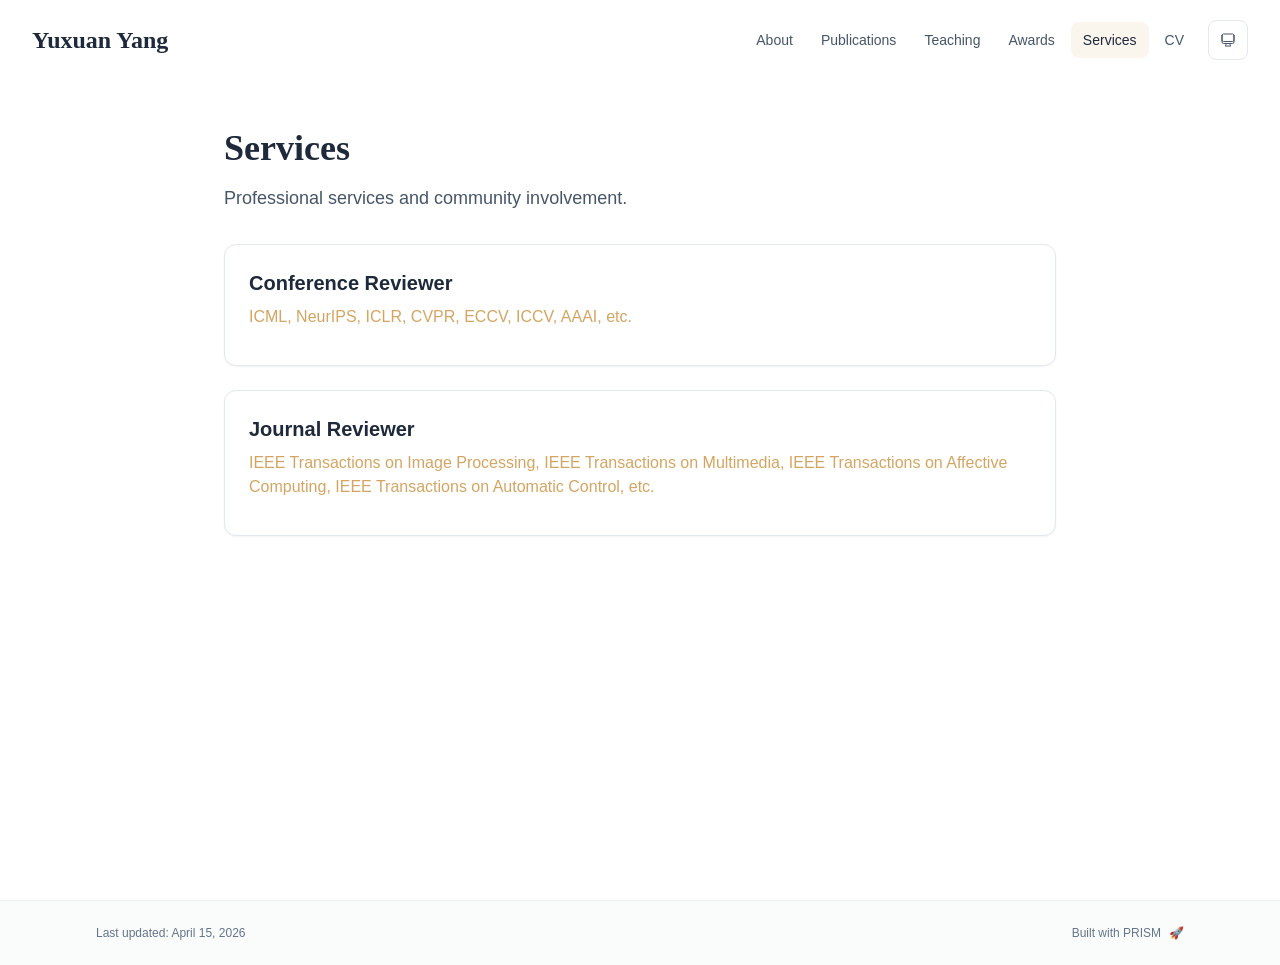
<file: services/index.html>
<!DOCTYPE html><html lang="en" class="scroll-smooth"><head><meta charSet="utf-8"/><meta name="viewport" content="width=device-width, initial-scale=1"/><link rel="stylesheet" href="/_next/static/css/0bd8fd9b3b15b8ef.css" data-precedence="next"/><link rel="preload" as="script" fetchPriority="low" href="/_next/static/chunks/webpack-679b75d1c4c2027c.js"/><script src="/_next/static/chunks/4bd1b696-70b6d399998de86a.js" async=""></script><script src="/_next/static/chunks/684-50096e198fb40285.js" async=""></script><script src="/_next/static/chunks/main-app-256e7ac94a66f304.js" async=""></script><script src="/_next/static/chunks/346-d5c9a6295712cd28.js" async=""></script><script src="/_next/static/chunks/874-196dbf0660d69360.js" async=""></script><script src="/_next/static/chunks/831-10c4d51b2f8a62fd.js" async=""></script><script src="/_next/static/chunks/app/layout-a5f6a4f09f8497aa.js" async=""></script><script src="/_next/static/chunks/12-4b417a06996ebb82.js" async=""></script><script src="/_next/static/chunks/748-46b2ffed02bc630f.js" async=""></script><script src="/_next/static/chunks/app/%5Bslug%5D/page-28ecab36219c33c4.js" async=""></script><link rel="icon" href="/favicon.ico" type="image/svg+xml"/><link rel="dns-prefetch" href="https://jialeliu.com"/><link rel="preconnect" href="https://jialeliu.com" crossorigin=""/><link rel="preload" as="font" type="font/woff2" href="https://jialeliu.com/fonts/georgiab.woff2" crossorigin=""/><script>
              try {
                const theme = localStorage.getItem('theme-storage');
                const parsed = theme ? JSON.parse(theme) : null;
                const setting = parsed?.state?.theme || 'system';
                const prefersDark = typeof window !== 'undefined' && window.matchMedia && window.matchMedia('(prefers-color-scheme: dark)').matches;
                const effective = setting === 'dark' ? 'dark' : (setting === 'light' ? 'light' : (prefersDark ? 'dark' : 'light'));
                var root = document.documentElement;
                root.classList.add(effective);
                root.setAttribute('data-theme', effective);
              } catch (e) {
                var root = document.documentElement;
                root.classList.add('light');
                root.setAttribute('data-theme', 'light');
              }
            </script><script>
    try {
      const cfg = {"enabled":true,"locales":["en"],"defaultLocale":"en","mode":"auto","fixedLocale":"en","persist":true,"switcher":true,"labels":{"en":"English"}};
      const storageKey = 'locale-storage';
      const normalize = (value) => typeof value === 'string' ? value.trim().replace('_', '-').toLowerCase() : '';
      const matchLocale = (candidate) => {
        const normalized = normalize(candidate);
        if (!normalized) return null;
        if (cfg.locales.includes(normalized)) return normalized;
        const language = normalized.split('-')[0];
        if (cfg.locales.includes(language)) return language;
        return null;
      };

      let resolved = null;

      if (cfg.persist) {
        resolved = matchLocale(localStorage.getItem(storageKey));
      }

      if (!resolved) {
        if (cfg.mode === 'fixed') {
          resolved = cfg.fixedLocale;
        } else {
          resolved = matchLocale(navigator.language);
        }
      }

      if (!resolved) {
        resolved = cfg.defaultLocale;
      }

      const root = document.documentElement;
      root.lang = resolved;
      root.setAttribute('data-locale', resolved);

      if (cfg.persist) {
        localStorage.setItem(storageKey, resolved);
      }
    } catch (e) {
      const root = document.documentElement;
      root.lang = 'en';
      root.setAttribute('data-locale', 'en');
    }
  </script><title>Services | Yuxuan Yang</title><meta name="description" content="Professional services and community involvement."/><meta name="author" content="Yuxuan Yang"/><meta name="keywords" content="Yuxuan Yang,PhD,Research,Nanjing Forestry University"/><meta name="creator" content="Yuxuan Yang"/><meta name="publisher" content="Yuxuan Yang"/><meta property="og:title" content="Yuxuan Yang"/><meta property="og:description" content="M.F.A. student at Nanjing Forestry University."/><meta property="og:site_name" content="Yuxuan Yang&#x27;s Academic Website"/><meta property="og:locale" content="en_US"/><meta property="og:type" content="website"/><meta name="twitter:card" content="summary"/><meta name="twitter:title" content="Yuxuan Yang"/><meta name="twitter:description" content="M.F.A. student at Nanjing Forestry University."/><link rel="icon" href="/favicon.ico"/><script>document.querySelectorAll('body link[rel="icon"], body link[rel="apple-touch-icon"]').forEach(el => document.head.appendChild(el))</script><script src="/_next/static/chunks/polyfills-42372ed130431b0a.js" noModule=""></script></head><body class="font-sans antialiased"><div style="visibility:hidden"><nav class="fixed top-0 left-0 right-0 z-50" data-headlessui-state=""><div class="transition-all duration-300 ease-out bg-transparent" style="transform:translateY(-100px)"><div class="max-w-7xl mx-auto px-4 sm:px-6 lg:px-8"><div class="flex justify-between items-center h-16 lg:h-20"><div class="flex-shrink-0" tabindex="0"><a class="text-xl lg:text-2xl font-serif font-semibold text-primary hover:text-accent transition-colors duration-200" href="/">Yuxuan Yang</a></div><div class="hidden lg:block"><div class="ml-10 flex items-center space-x-3"><div class="relative flex items-baseline space-x-1"><a data-nav-href="/" class="relative px-3 py-2 text-sm font-medium rounded-lg transition-colors duration-150 text-neutral-600" href="/">About</a><a data-nav-href="/publications" class="relative px-3 py-2 text-sm font-medium rounded-lg transition-colors duration-150 text-neutral-600" href="/publications/">Publications</a><a data-nav-href="/teaching" class="relative px-3 py-2 text-sm font-medium rounded-lg transition-colors duration-150 text-neutral-600" href="/teaching/">Teaching</a><a data-nav-href="/awards" class="relative px-3 py-2 text-sm font-medium rounded-lg transition-colors duration-150 text-neutral-600" href="/awards/">Awards</a><a data-nav-href="/services" class="relative px-3 py-2 text-sm font-medium rounded-lg transition-colors duration-150 text-primary" href="/services/">Services</a><a data-nav-href="/cv" class="relative px-3 py-2 text-sm font-medium rounded-lg transition-colors duration-150 text-neutral-600" href="/cv/">CV</a></div><div class="flex items-center justify-center w-10 h-10 rounded-lg border border-neutral-200 dark:border-[rgba(148,163,184,0.24)] bg-background dark:bg-neutral-800"><div class="w-4 h-4 rounded-full bg-neutral-300 animate-pulse"></div></div></div></div><div class="lg:hidden flex items-center space-x-2"><div class="flex items-center justify-center w-10 h-10 rounded-lg border border-neutral-200 dark:border-[rgba(148,163,184,0.24)] bg-background dark:bg-neutral-800"><div class="w-4 h-4 rounded-full bg-neutral-300 animate-pulse"></div></div><button class="inline-flex items-center justify-center p-2 rounded-md text-neutral-600 hover:text-primary hover:bg-neutral-100 dark:hover:bg-neutral-800 focus:outline-none focus:ring-2 focus:ring-inset focus:ring-accent transition-colors duration-200" id="headlessui-disclosure-button-«R7pdb»" type="button" aria-expanded="false" data-headlessui-state=""><span class="sr-only">Open main menu</span><div><svg xmlns="http://www.w3.org/2000/svg" fill="none" viewBox="0 0 24 24" stroke-width="1.5" stroke="currentColor" aria-hidden="true" data-slot="icon" class="block h-6 w-6"><path stroke-linecap="round" stroke-linejoin="round" d="M3.75 6.75h16.5M3.75 12h16.5m-16.5 5.25h16.5"></path></svg></div></button></div></div></div></div></nav><main class="min-h-screen pt-16 lg:pt-20"><div class="max-w-4xl mx-auto px-4 sm:px-6 lg:px-8 py-12"><div style="opacity:0;transform:translateY(20px)"><div class="mb-8"><h1 class="text-4xl font-serif font-bold text-primary mb-4">Services</h1><p class="text-lg text-neutral-600 dark:text-neutral-500 max-w-2xl">Professional services and community involvement.</p></div><div class="grid gap-6"><div class="bg-white dark:bg-neutral-900 p-6 rounded-xl shadow-sm border border-neutral-200 dark:border-neutral-800 hover:shadow-lg transition-all duration-200 hover:scale-[1.01]" style="opacity:0;transform:translateY(20px)"><div class="flex justify-between items-start mb-2"><h3 class="text-xl font-semibold text-primary">Conference Reviewer</h3></div><p class="text-base text-accent font-medium mb-3">ICML, NeurIPS, ICLR, CVPR, ECCV, ICCV, AAAI, etc.</p></div><div class="bg-white dark:bg-neutral-900 p-6 rounded-xl shadow-sm border border-neutral-200 dark:border-neutral-800 hover:shadow-lg transition-all duration-200 hover:scale-[1.01]" style="opacity:0;transform:translateY(20px)"><div class="flex justify-between items-start mb-2"><h3 class="text-xl font-semibold text-primary">Journal Reviewer</h3></div><p class="text-base text-accent font-medium mb-3">IEEE Transactions on Image Processing, IEEE Transactions on Multimedia, IEEE Transactions on Affective Computing, IEEE Transactions on Automatic Control, etc.</p></div></div></div></div><!--$--><!--/$--><!--$--><!--/$--></main><footer class="border-t border-neutral-200/50 bg-neutral-50/50 dark:bg-neutral-900/50 dark:border-neutral-700/50"><div class="max-w-6xl mx-auto px-4 sm:px-6 lg:px-8 py-6"><div class="flex flex-col sm:flex-row justify-between items-center gap-2"><p class="text-xs text-neutral-500">Last updated<!-- -->: <!-- -->April 15, 2026</p><p class="text-xs text-neutral-500 flex items-center"><a href="https://github.com/xyjoey/PRISM" target="_blank" rel="noopener noreferrer">Built with PRISM</a><span class="ml-2">🚀</span></p></div></div></footer></div><script src="/_next/static/chunks/webpack-679b75d1c4c2027c.js" async=""></script><script>(self.__next_f=self.__next_f||[]).push([0])</script><script>self.__next_f.push([1,"1:\"$Sreact.fragment\"\n3:I[3719,[\"346\",\"static/chunks/346-d5c9a6295712cd28.js\",\"874\",\"static/chunks/874-196dbf0660d69360.js\",\"831\",\"static/chunks/831-10c4d51b2f8a62fd.js\",\"177\",\"static/chunks/app/layout-a5f6a4f09f8497aa.js\"],\"ThemeProvider\"]\n4:I[310,[\"346\",\"static/chunks/346-d5c9a6295712cd28.js\",\"874\",\"static/chunks/874-196dbf0660d69360.js\",\"831\",\"static/chunks/831-10c4d51b2f8a62fd.js\",\"177\",\"static/chunks/app/layout-a5f6a4f09f8497aa.js\"],\"LocaleProvider\"]\n5:I[4574,[\"346\",\"static/chunks/346-d5c9a6295712cd28.js\",\"874\",\"static/chunks/874-196dbf0660d69360.js\",\"831\",\"static/chunks/831-10c4d51b2f8a62fd.js\",\"177\",\"static/chunks/app/layout-a5f6a4f09f8497aa.js\"],\"default\"]\n6:I[7555,[],\"\"]\n7:I[1295,[],\"\"]\n8:I[2548,[\"346\",\"static/chunks/346-d5c9a6295712cd28.js\",\"874\",\"static/chunks/874-196dbf0660d69360.js\",\"831\",\"static/chunks/831-10c4d51b2f8a62fd.js\",\"177\",\"static/chunks/app/layout-a5f6a4f09f8497aa.js\"],\"default\"]\na:I[9665,[],\"MetadataBoundary\"]\nc:I[9665,[],\"OutletBoundary\"]\nf:I[4911,[],\"AsyncMetadataOutlet\"]\n11:I[9665,[],\"ViewportBoundary\"]\n13:I[6614,[],\"\"]\n:HL[\"/_next/static/css/0bd8fd9b3b15b8ef.css\",\"style\"]\n2:T57d,\n    try {\n      const cfg = {\"enabled\":true,\"locales\":[\"en\"],\"defaultLocale\":\"en\",\"mode\":\"auto\",\"fixedLocale\":\"en\",\"persist\":true,\"switcher\":true,\"labels\":{\"en\":\"English\"}};\n      const storageKey = 'locale-storage';\n      const normalize = (value) =\u003e typeof value === 'string' ? value.trim().replace('_', '-').toLowerCase() : '';\n      const matchLocale = (candidate) =\u003e {\n        const normalized = normalize(candidate);\n        if (!normalized) return null;\n        if (cfg.locales.includes(normalized)) return normalized;\n        const language = normalized.split('-')[0];\n        if (cfg.locales.includes(language)) return language;\n        return null;\n      };\n\n      let resolved = null;\n\n      if (cfg.persist) {\n        resolved = matchLocale(localStorage.getItem(storageKey));\n      }\n\n      if (!resolved) {\n        if (cfg.mode === 'fixed') {\n          resolved = cfg.fixedLocale;\n        } else {\n          r"])</script><script>self.__next_f.push([1,"esolved = matchLocale(navigator.language);\n        }\n      }\n\n      if (!resolved) {\n        resolved = cfg.defaultLocale;\n      }\n\n      const root = document.documentElement;\n      root.lang = resolved;\n      root.setAttribute('data-locale', resolved);\n\n      if (cfg.persist) {\n        localStorage.setItem(storageKey, resolved);\n      }\n    } catch (e) {\n      const root = document.documentElement;\n      root.lang = 'en';\n      root.setAttribute('data-locale', 'en');\n    }\n  "])</script><script>self.__next_f.push([1,"0:{\"P\":null,\"b\":\"CmPYrT-hUzM_BbfHCjuj8\",\"p\":\"\",\"c\":[\"\",\"services\",\"\"],\"i\":false,\"f\":[[[\"\",{\"children\":[[\"slug\",\"services\",\"d\"],{\"children\":[\"__PAGE__\",{}]}]},\"$undefined\",\"$undefined\",true],[\"\",[\"$\",\"$1\",\"c\",{\"children\":[[[\"$\",\"link\",\"0\",{\"rel\":\"stylesheet\",\"href\":\"/_next/static/css/0bd8fd9b3b15b8ef.css\",\"precedence\":\"next\",\"crossOrigin\":\"$undefined\",\"nonce\":\"$undefined\"}]],[\"$\",\"html\",null,{\"lang\":\"en\",\"className\":\"scroll-smooth\",\"suppressHydrationWarning\":true,\"children\":[[\"$\",\"head\",null,{\"children\":[[\"$\",\"link\",null,{\"rel\":\"icon\",\"href\":\"/favicon.ico\",\"type\":\"image/svg+xml\"}],[\"$\",\"link\",null,{\"rel\":\"dns-prefetch\",\"href\":\"https://jialeliu.com\"}],[\"$\",\"link\",null,{\"rel\":\"preconnect\",\"href\":\"https://jialeliu.com\",\"crossOrigin\":\"\"}],[\"$\",\"link\",null,{\"rel\":\"preload\",\"as\":\"font\",\"type\":\"font/woff2\",\"href\":\"https://jialeliu.com/fonts/georgiab.woff2\",\"crossOrigin\":\"\"}],[\"$\",\"script\",null,{\"dangerouslySetInnerHTML\":{\"__html\":\"\\n              try {\\n                const theme = localStorage.getItem('theme-storage');\\n                const parsed = theme ? JSON.parse(theme) : null;\\n                const setting = parsed?.state?.theme || 'system';\\n                const prefersDark = typeof window !== 'undefined' \u0026\u0026 window.matchMedia \u0026\u0026 window.matchMedia('(prefers-color-scheme: dark)').matches;\\n                const effective = setting === 'dark' ? 'dark' : (setting === 'light' ? 'light' : (prefersDark ? 'dark' : 'light'));\\n                var root = document.documentElement;\\n                root.classList.add(effective);\\n                root.setAttribute('data-theme', effective);\\n              } catch (e) {\\n                var root = document.documentElement;\\n                root.classList.add('light');\\n                root.setAttribute('data-theme', 'light');\\n              }\\n            \"}}],[\"$\",\"script\",null,{\"dangerouslySetInnerHTML\":{\"__html\":\"$2\"}}]]}],[\"$\",\"body\",null,{\"className\":\"font-sans antialiased\",\"children\":[\"$\",\"$L3\",null,{\"children\":[\"$\",\"$L4\",null,{\"config\":{\"enabled\":true,\"locales\":[\"en\"],\"defaultLocale\":\"en\",\"mode\":\"auto\",\"fixedLocale\":\"en\",\"persist\":true,\"switcher\":true,\"labels\":{\"en\":\"English\"}},\"children\":[[\"$\",\"$L5\",null,{\"items\":[{\"title\":\"About\",\"type\":\"page\",\"target\":\"about\",\"href\":\"/\"},{\"title\":\"Publications\",\"type\":\"page\",\"target\":\"publications\",\"href\":\"/publications\"},{\"title\":\"Teaching\",\"type\":\"page\",\"target\":\"teaching\",\"href\":\"/teaching\"},{\"title\":\"Awards\",\"type\":\"page\",\"target\":\"awards\",\"href\":\"/awards\"},{\"title\":\"Services\",\"type\":\"page\",\"target\":\"services\",\"href\":\"/services\"},{\"title\":\"CV\",\"type\":\"page\",\"target\":\"cv\",\"href\":\"/cv\"}],\"siteTitle\":\"Yuxuan Yang\",\"enableOnePageMode\":false,\"i18n\":\"$0:f:0:1:1:props:children:1:props:children:1:props:children:props:children:props:config\",\"itemsByLocale\":{\"en\":[{\"title\":\"About\",\"type\":\"page\",\"target\":\"about\",\"href\":\"/\"},{\"title\":\"Publications\",\"type\":\"page\",\"target\":\"publications\",\"href\":\"/publications\"},{\"title\":\"Teaching\",\"type\":\"page\",\"target\":\"teaching\",\"href\":\"/teaching\"},{\"title\":\"Awards\",\"type\":\"page\",\"target\":\"awards\",\"href\":\"/awards\"},{\"title\":\"Services\",\"type\":\"page\",\"target\":\"services\",\"href\":\"/services\"},{\"title\":\"CV\",\"type\":\"page\",\"target\":\"cv\",\"href\":\"/cv\"}]},\"siteTitleByLocale\":{\"en\":\"Yuxuan Yang\"}}],[\"$\",\"main\",null,{\"className\":\"min-h-screen pt-16 lg:pt-20\",\"children\":[\"$\",\"$L6\",null,{\"parallelRouterKey\":\"children\",\"error\":\"$undefined\",\"errorStyles\":\"$undefined\",\"errorScripts\":\"$undefined\",\"template\":[\"$\",\"$L7\",null,{}],\"templateStyles\":\"$undefined\",\"templateScripts\":\"$undefined\",\"notFound\":[[[\"$\",\"title\",null,{\"children\":\"404: This page could not be found.\"}],[\"$\",\"div\",null,{\"style\":{\"fontFamily\":\"system-ui,\\\"Segoe UI\\\",Roboto,Helvetica,Arial,sans-serif,\\\"Apple Color Emoji\\\",\\\"Segoe UI Emoji\\\"\",\"height\":\"100vh\",\"textAlign\":\"center\",\"display\":\"flex\",\"flexDirection\":\"column\",\"alignItems\":\"center\",\"justifyContent\":\"center\"},\"children\":[\"$\",\"div\",null,{\"children\":[[\"$\",\"style\",null,{\"dangerouslySetInnerHTML\":{\"__html\":\"body{color:#000;background:#fff;margin:0}.next-error-h1{border-right:1px solid rgba(0,0,0,.3)}@media (prefers-color-scheme:dark){body{color:#fff;background:#000}.next-error-h1{border-right:1px solid rgba(255,255,255,.3)}}\"}}],[\"$\",\"h1\",null,{\"className\":\"next-error-h1\",\"style\":{\"display\":\"inline-block\",\"margin\":\"0 20px 0 0\",\"padding\":\"0 23px 0 0\",\"fontSize\":24,\"fontWeight\":500,\"verticalAlign\":\"top\",\"lineHeight\":\"49px\"},\"children\":404}],[\"$\",\"div\",null,{\"style\":{\"display\":\"inline-block\"},\"children\":[\"$\",\"h2\",null,{\"style\":{\"fontSize\":14,\"fontWeight\":400,\"lineHeight\":\"49px\",\"margin\":0},\"children\":\"This page could not be found.\"}]}]]}]}]],[]],\"forbidden\":\"$undefined\",\"unauthorized\":\"$undefined\"}]}],[\"$\",\"$L8\",null,{\"lastUpdated\":\"April 15, 2026\",\"lastUpdatedByLocale\":{\"en\":\"April 15, 2026\"},\"defaultLocale\":\"en\"}]]}]}]}]]}]]}],{\"children\":[[\"slug\",\"services\",\"d\"],[\"$\",\"$1\",\"c\",{\"children\":[null,[\"$\",\"$L6\",null,{\"parallelRouterKey\":\"children\",\"error\":\"$undefined\",\"errorStyles\":\"$undefined\",\"errorScripts\":\"$undefined\",\"template\":[\"$\",\"$L7\",null,{}],\"templateStyles\":\"$undefined\",\"templateScripts\":\"$undefined\",\"notFound\":\"$undefined\",\"forbidden\":\"$undefined\",\"unauthorized\":\"$undefined\"}]]}],{\"children\":[\"__PAGE__\",[\"$\",\"$1\",\"c\",{\"children\":[\"$L9\",[\"$\",\"$La\",null,{\"children\":\"$Lb\"}],null,[\"$\",\"$Lc\",null,{\"children\":[\"$Ld\",\"$Le\",[\"$\",\"$Lf\",null,{\"promise\":\"$@10\"}]]}]]}],{},null,false]},null,false]},null,false],[\"$\",\"$1\",\"h\",{\"children\":[null,[\"$\",\"$1\",\"0ssNza_w3-0IEaMEbJgyX\",{\"children\":[[\"$\",\"$L11\",null,{\"children\":\"$L12\"}],null]}],null]}],false]],\"m\":\"$undefined\",\"G\":[\"$13\",\"$undefined\"],\"s\":false,\"S\":true}\n"])</script><script>self.__next_f.push([1,"14:\"$Sreact.suspense\"\n15:I[4911,[],\"AsyncMetadata\"]\n17:I[2382,[\"346\",\"static/chunks/346-d5c9a6295712cd28.js\",\"12\",\"static/chunks/12-4b417a06996ebb82.js\",\"748\",\"static/chunks/748-46b2ffed02bc630f.js\",\"182\",\"static/chunks/app/%5Bslug%5D/page-28ecab36219c33c4.js\"],\"default\"]\nb:[\"$\",\"$14\",null,{\"fallback\":null,\"children\":[\"$\",\"$L15\",null,{\"promise\":\"$@16\"}]}]\n9:[\"$\",\"$L17\",null,{\"dataByLocale\":{\"en\":{\"type\":\"card\",\"config\":{\"type\":\"card\",\"title\":\"Services\",\"description\":\"Professional services and community involvement.\",\"items\":[{\"title\":\"Conference Reviewer\",\"subtitle\":\"ICML, NeurIPS, ICLR, CVPR, ECCV, ICCV, AAAI, etc.\"},{\"title\":\"Journal Reviewer\",\"subtitle\":\"IEEE Transactions on Image Processing, IEEE Transactions on Multimedia, IEEE Transactions on Affective Computing, IEEE Transactions on Automatic Control, etc.\"}]}}},\"defaultLocale\":\"en\"}]\n"])</script><script>self.__next_f.push([1,"e:null\n"])</script><script>self.__next_f.push([1,"12:[[\"$\",\"meta\",\"0\",{\"charSet\":\"utf-8\"}],[\"$\",\"meta\",\"1\",{\"name\":\"viewport\",\"content\":\"width=device-width, initial-scale=1\"}]]\nd:null\n"])</script><script>self.__next_f.push([1,"16:{\"metadata\":[[\"$\",\"title\",\"0\",{\"children\":\"Services | Yuxuan Yang\"}],[\"$\",\"meta\",\"1\",{\"name\":\"description\",\"content\":\"Professional services and community involvement.\"}],[\"$\",\"meta\",\"2\",{\"name\":\"author\",\"content\":\"Yuxuan Yang\"}],[\"$\",\"meta\",\"3\",{\"name\":\"keywords\",\"content\":\"Yuxuan Yang,PhD,Research,Nanjing Forestry University\"}],[\"$\",\"meta\",\"4\",{\"name\":\"creator\",\"content\":\"Yuxuan Yang\"}],[\"$\",\"meta\",\"5\",{\"name\":\"publisher\",\"content\":\"Yuxuan Yang\"}],[\"$\",\"meta\",\"6\",{\"property\":\"og:title\",\"content\":\"Yuxuan Yang\"}],[\"$\",\"meta\",\"7\",{\"property\":\"og:description\",\"content\":\"M.F.A. student at Nanjing Forestry University.\"}],[\"$\",\"meta\",\"8\",{\"property\":\"og:site_name\",\"content\":\"Yuxuan Yang's Academic Website\"}],[\"$\",\"meta\",\"9\",{\"property\":\"og:locale\",\"content\":\"en_US\"}],[\"$\",\"meta\",\"10\",{\"property\":\"og:type\",\"content\":\"website\"}],[\"$\",\"meta\",\"11\",{\"name\":\"twitter:card\",\"content\":\"summary\"}],[\"$\",\"meta\",\"12\",{\"name\":\"twitter:title\",\"content\":\"Yuxuan Yang\"}],[\"$\",\"meta\",\"13\",{\"name\":\"twitter:description\",\"content\":\"M.F.A. student at Nanjing Forestry University.\"}],[\"$\",\"link\",\"14\",{\"rel\":\"icon\",\"href\":\"/favicon.ico\"}]],\"error\":null,\"digest\":\"$undefined\"}\n10:{\"metadata\":\"$16:metadata\",\"error\":null,\"digest\":\"$undefined\"}\n"])</script></body></html>
</file>
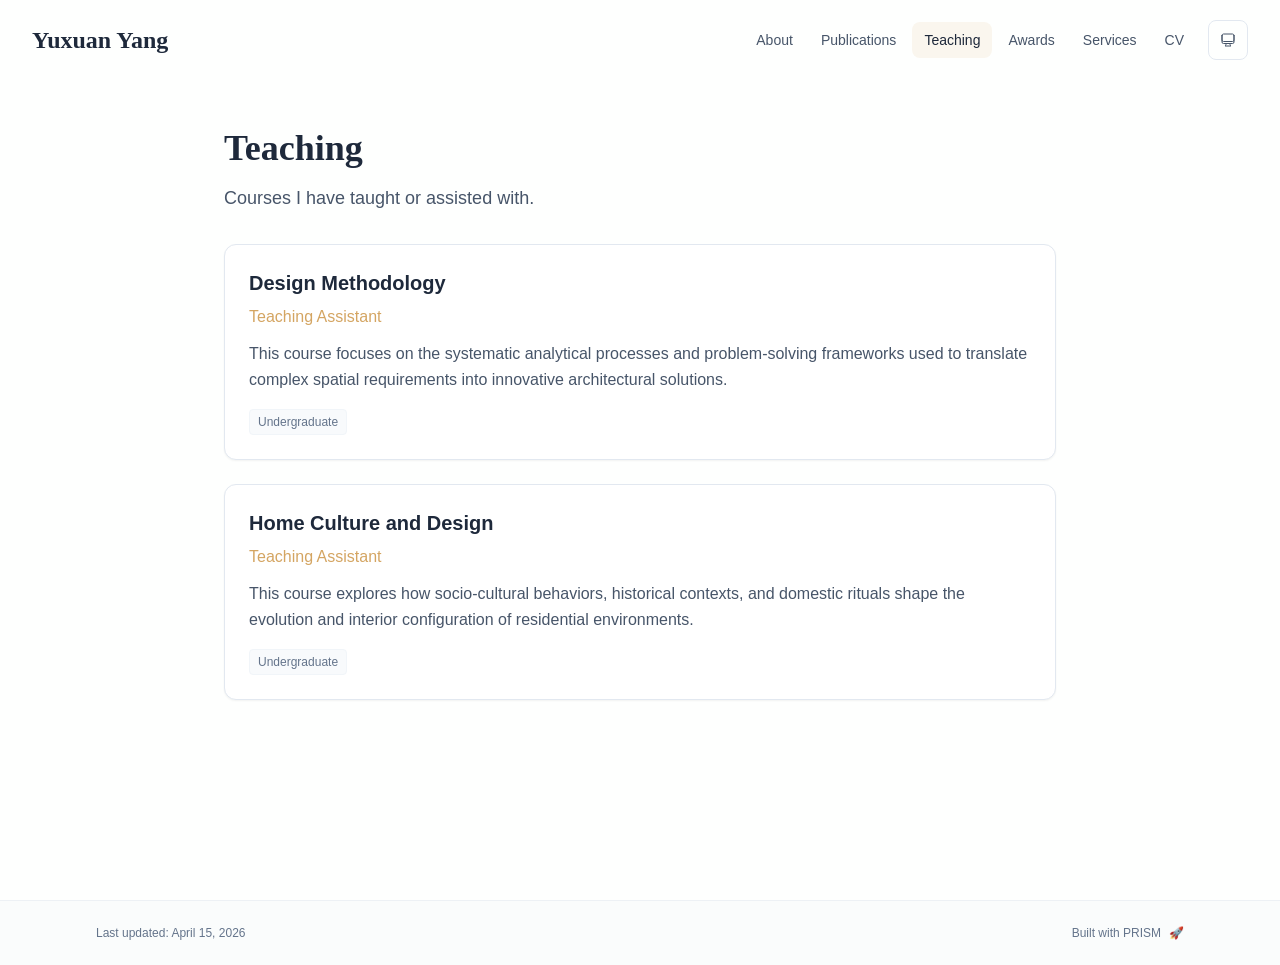
<file: teaching/index.html>
<!DOCTYPE html><html lang="en" class="scroll-smooth"><head><meta charSet="utf-8"/><meta name="viewport" content="width=device-width, initial-scale=1"/><link rel="stylesheet" href="/_next/static/css/0bd8fd9b3b15b8ef.css" data-precedence="next"/><link rel="preload" as="script" fetchPriority="low" href="/_next/static/chunks/webpack-679b75d1c4c2027c.js"/><script src="/_next/static/chunks/4bd1b696-70b6d399998de86a.js" async=""></script><script src="/_next/static/chunks/684-50096e198fb40285.js" async=""></script><script src="/_next/static/chunks/main-app-256e7ac94a66f304.js" async=""></script><script src="/_next/static/chunks/346-d5c9a6295712cd28.js" async=""></script><script src="/_next/static/chunks/874-196dbf0660d69360.js" async=""></script><script src="/_next/static/chunks/831-10c4d51b2f8a62fd.js" async=""></script><script src="/_next/static/chunks/app/layout-a5f6a4f09f8497aa.js" async=""></script><script src="/_next/static/chunks/12-4b417a06996ebb82.js" async=""></script><script src="/_next/static/chunks/748-46b2ffed02bc630f.js" async=""></script><script src="/_next/static/chunks/app/%5Bslug%5D/page-28ecab36219c33c4.js" async=""></script><link rel="icon" href="/favicon.ico" type="image/svg+xml"/><link rel="dns-prefetch" href="https://jialeliu.com"/><link rel="preconnect" href="https://jialeliu.com" crossorigin=""/><link rel="preload" as="font" type="font/woff2" href="https://jialeliu.com/fonts/georgiab.woff2" crossorigin=""/><script>
              try {
                const theme = localStorage.getItem('theme-storage');
                const parsed = theme ? JSON.parse(theme) : null;
                const setting = parsed?.state?.theme || 'system';
                const prefersDark = typeof window !== 'undefined' && window.matchMedia && window.matchMedia('(prefers-color-scheme: dark)').matches;
                const effective = setting === 'dark' ? 'dark' : (setting === 'light' ? 'light' : (prefersDark ? 'dark' : 'light'));
                var root = document.documentElement;
                root.classList.add(effective);
                root.setAttribute('data-theme', effective);
              } catch (e) {
                var root = document.documentElement;
                root.classList.add('light');
                root.setAttribute('data-theme', 'light');
              }
            </script><script>
    try {
      const cfg = {"enabled":true,"locales":["en"],"defaultLocale":"en","mode":"auto","fixedLocale":"en","persist":true,"switcher":true,"labels":{"en":"English"}};
      const storageKey = 'locale-storage';
      const normalize = (value) => typeof value === 'string' ? value.trim().replace('_', '-').toLowerCase() : '';
      const matchLocale = (candidate) => {
        const normalized = normalize(candidate);
        if (!normalized) return null;
        if (cfg.locales.includes(normalized)) return normalized;
        const language = normalized.split('-')[0];
        if (cfg.locales.includes(language)) return language;
        return null;
      };

      let resolved = null;

      if (cfg.persist) {
        resolved = matchLocale(localStorage.getItem(storageKey));
      }

      if (!resolved) {
        if (cfg.mode === 'fixed') {
          resolved = cfg.fixedLocale;
        } else {
          resolved = matchLocale(navigator.language);
        }
      }

      if (!resolved) {
        resolved = cfg.defaultLocale;
      }

      const root = document.documentElement;
      root.lang = resolved;
      root.setAttribute('data-locale', resolved);

      if (cfg.persist) {
        localStorage.setItem(storageKey, resolved);
      }
    } catch (e) {
      const root = document.documentElement;
      root.lang = 'en';
      root.setAttribute('data-locale', 'en');
    }
  </script><title>Teaching | Yuxuan Yang</title><meta name="description" content="Courses I have taught or assisted with."/><meta name="author" content="Yuxuan Yang"/><meta name="keywords" content="Yuxuan Yang,PhD,Research,Nanjing Forestry University"/><meta name="creator" content="Yuxuan Yang"/><meta name="publisher" content="Yuxuan Yang"/><meta property="og:title" content="Yuxuan Yang"/><meta property="og:description" content="M.F.A. student at Nanjing Forestry University."/><meta property="og:site_name" content="Yuxuan Yang&#x27;s Academic Website"/><meta property="og:locale" content="en_US"/><meta property="og:type" content="website"/><meta name="twitter:card" content="summary"/><meta name="twitter:title" content="Yuxuan Yang"/><meta name="twitter:description" content="M.F.A. student at Nanjing Forestry University."/><link rel="icon" href="/favicon.ico"/><script>document.querySelectorAll('body link[rel="icon"], body link[rel="apple-touch-icon"]').forEach(el => document.head.appendChild(el))</script><script src="/_next/static/chunks/polyfills-42372ed130431b0a.js" noModule=""></script></head><body class="font-sans antialiased"><div style="visibility:hidden"><nav class="fixed top-0 left-0 right-0 z-50" data-headlessui-state=""><div class="transition-all duration-300 ease-out bg-transparent" style="transform:translateY(-100px)"><div class="max-w-7xl mx-auto px-4 sm:px-6 lg:px-8"><div class="flex justify-between items-center h-16 lg:h-20"><div class="flex-shrink-0" tabindex="0"><a class="text-xl lg:text-2xl font-serif font-semibold text-primary hover:text-accent transition-colors duration-200" href="/">Yuxuan Yang</a></div><div class="hidden lg:block"><div class="ml-10 flex items-center space-x-3"><div class="relative flex items-baseline space-x-1"><a data-nav-href="/" class="relative px-3 py-2 text-sm font-medium rounded-lg transition-colors duration-150 text-neutral-600" href="/">About</a><a data-nav-href="/publications" class="relative px-3 py-2 text-sm font-medium rounded-lg transition-colors duration-150 text-neutral-600" href="/publications/">Publications</a><a data-nav-href="/teaching" class="relative px-3 py-2 text-sm font-medium rounded-lg transition-colors duration-150 text-primary" href="/teaching/">Teaching</a><a data-nav-href="/awards" class="relative px-3 py-2 text-sm font-medium rounded-lg transition-colors duration-150 text-neutral-600" href="/awards/">Awards</a><a data-nav-href="/services" class="relative px-3 py-2 text-sm font-medium rounded-lg transition-colors duration-150 text-neutral-600" href="/services/">Services</a><a data-nav-href="/cv" class="relative px-3 py-2 text-sm font-medium rounded-lg transition-colors duration-150 text-neutral-600" href="/cv/">CV</a></div><div class="flex items-center justify-center w-10 h-10 rounded-lg border border-neutral-200 dark:border-[rgba(148,163,184,0.24)] bg-background dark:bg-neutral-800"><div class="w-4 h-4 rounded-full bg-neutral-300 animate-pulse"></div></div></div></div><div class="lg:hidden flex items-center space-x-2"><div class="flex items-center justify-center w-10 h-10 rounded-lg border border-neutral-200 dark:border-[rgba(148,163,184,0.24)] bg-background dark:bg-neutral-800"><div class="w-4 h-4 rounded-full bg-neutral-300 animate-pulse"></div></div><button class="inline-flex items-center justify-center p-2 rounded-md text-neutral-600 hover:text-primary hover:bg-neutral-100 dark:hover:bg-neutral-800 focus:outline-none focus:ring-2 focus:ring-inset focus:ring-accent transition-colors duration-200" id="headlessui-disclosure-button-«R7pdb»" type="button" aria-expanded="false" data-headlessui-state=""><span class="sr-only">Open main menu</span><div><svg xmlns="http://www.w3.org/2000/svg" fill="none" viewBox="0 0 24 24" stroke-width="1.5" stroke="currentColor" aria-hidden="true" data-slot="icon" class="block h-6 w-6"><path stroke-linecap="round" stroke-linejoin="round" d="M3.75 6.75h16.5M3.75 12h16.5m-16.5 5.25h16.5"></path></svg></div></button></div></div></div></div></nav><main class="min-h-screen pt-16 lg:pt-20"><div class="max-w-4xl mx-auto px-4 sm:px-6 lg:px-8 py-12"><div style="opacity:0;transform:translateY(20px)"><div class="mb-8"><h1 class="text-4xl font-serif font-bold text-primary mb-4">Teaching</h1><p class="text-lg text-neutral-600 dark:text-neutral-500 max-w-2xl">Courses I have taught or assisted with.</p></div><div class="grid gap-6"><div class="bg-white dark:bg-neutral-900 p-6 rounded-xl shadow-sm border border-neutral-200 dark:border-neutral-800 hover:shadow-lg transition-all duration-200 hover:scale-[1.01]" style="opacity:0;transform:translateY(20px)"><div class="flex justify-between items-start mb-2"><h3 class="text-xl font-semibold text-primary">Design Methodology</h3></div><p class="text-base text-accent font-medium mb-3">Teaching Assistant</p><p class="text-base text-neutral-600 dark:text-neutral-500 leading-relaxed">This course focuses on the systematic analytical processes and problem-solving frameworks used to translate complex spatial requirements into innovative architectural solutions.</p><div class="flex flex-wrap gap-2 mt-4"><span class="text-xs text-neutral-500 bg-neutral-50 dark:bg-neutral-800/50 px-2 py-1 rounded border border-neutral-100 dark:border-neutral-800">Undergraduate</span></div></div><div class="bg-white dark:bg-neutral-900 p-6 rounded-xl shadow-sm border border-neutral-200 dark:border-neutral-800 hover:shadow-lg transition-all duration-200 hover:scale-[1.01]" style="opacity:0;transform:translateY(20px)"><div class="flex justify-between items-start mb-2"><h3 class="text-xl font-semibold text-primary">Home Culture and Design</h3></div><p class="text-base text-accent font-medium mb-3">Teaching Assistant</p><p class="text-base text-neutral-600 dark:text-neutral-500 leading-relaxed">This course explores how socio-cultural behaviors, historical contexts, and domestic rituals shape the evolution and interior configuration of residential environments.</p><div class="flex flex-wrap gap-2 mt-4"><span class="text-xs text-neutral-500 bg-neutral-50 dark:bg-neutral-800/50 px-2 py-1 rounded border border-neutral-100 dark:border-neutral-800">Undergraduate</span></div></div></div></div></div><!--$--><!--/$--><!--$--><!--/$--></main><footer class="border-t border-neutral-200/50 bg-neutral-50/50 dark:bg-neutral-900/50 dark:border-neutral-700/50"><div class="max-w-6xl mx-auto px-4 sm:px-6 lg:px-8 py-6"><div class="flex flex-col sm:flex-row justify-between items-center gap-2"><p class="text-xs text-neutral-500">Last updated<!-- -->: <!-- -->April 15, 2026</p><p class="text-xs text-neutral-500 flex items-center"><a href="https://github.com/xyjoey/PRISM" target="_blank" rel="noopener noreferrer">Built with PRISM</a><span class="ml-2">🚀</span></p></div></div></footer></div><script src="/_next/static/chunks/webpack-679b75d1c4c2027c.js" async=""></script><script>(self.__next_f=self.__next_f||[]).push([0])</script><script>self.__next_f.push([1,"1:\"$Sreact.fragment\"\n3:I[3719,[\"346\",\"static/chunks/346-d5c9a6295712cd28.js\",\"874\",\"static/chunks/874-196dbf0660d69360.js\",\"831\",\"static/chunks/831-10c4d51b2f8a62fd.js\",\"177\",\"static/chunks/app/layout-a5f6a4f09f8497aa.js\"],\"ThemeProvider\"]\n4:I[310,[\"346\",\"static/chunks/346-d5c9a6295712cd28.js\",\"874\",\"static/chunks/874-196dbf0660d69360.js\",\"831\",\"static/chunks/831-10c4d51b2f8a62fd.js\",\"177\",\"static/chunks/app/layout-a5f6a4f09f8497aa.js\"],\"LocaleProvider\"]\n5:I[4574,[\"346\",\"static/chunks/346-d5c9a6295712cd28.js\",\"874\",\"static/chunks/874-196dbf0660d69360.js\",\"831\",\"static/chunks/831-10c4d51b2f8a62fd.js\",\"177\",\"static/chunks/app/layout-a5f6a4f09f8497aa.js\"],\"default\"]\n6:I[7555,[],\"\"]\n7:I[1295,[],\"\"]\n8:I[2548,[\"346\",\"static/chunks/346-d5c9a6295712cd28.js\",\"874\",\"static/chunks/874-196dbf0660d69360.js\",\"831\",\"static/chunks/831-10c4d51b2f8a62fd.js\",\"177\",\"static/chunks/app/layout-a5f6a4f09f8497aa.js\"],\"default\"]\na:I[9665,[],\"MetadataBoundary\"]\nc:I[9665,[],\"OutletBoundary\"]\nf:I[4911,[],\"AsyncMetadataOutlet\"]\n11:I[9665,[],\"ViewportBoundary\"]\n13:I[6614,[],\"\"]\n:HL[\"/_next/static/css/0bd8fd9b3b15b8ef.css\",\"style\"]\n2:T57d,\n    try {\n      const cfg = {\"enabled\":true,\"locales\":[\"en\"],\"defaultLocale\":\"en\",\"mode\":\"auto\",\"fixedLocale\":\"en\",\"persist\":true,\"switcher\":true,\"labels\":{\"en\":\"English\"}};\n      const storageKey = 'locale-storage';\n      const normalize = (value) =\u003e typeof value === 'string' ? value.trim().replace('_', '-').toLowerCase() : '';\n      const matchLocale = (candidate) =\u003e {\n        const normalized = normalize(candidate);\n        if (!normalized) return null;\n        if (cfg.locales.includes(normalized)) return normalized;\n        const language = normalized.split('-')[0];\n        if (cfg.locales.includes(language)) return language;\n        return null;\n      };\n\n      let resolved = null;\n\n      if (cfg.persist) {\n        resolved = matchLocale(localStorage.getItem(storageKey));\n      }\n\n      if (!resolved) {\n        if (cfg.mode === 'fixed') {\n          resolved = cfg.fixedLocale;\n        } else {\n          r"])</script><script>self.__next_f.push([1,"esolved = matchLocale(navigator.language);\n        }\n      }\n\n      if (!resolved) {\n        resolved = cfg.defaultLocale;\n      }\n\n      const root = document.documentElement;\n      root.lang = resolved;\n      root.setAttribute('data-locale', resolved);\n\n      if (cfg.persist) {\n        localStorage.setItem(storageKey, resolved);\n      }\n    } catch (e) {\n      const root = document.documentElement;\n      root.lang = 'en';\n      root.setAttribute('data-locale', 'en');\n    }\n  "])</script><script>self.__next_f.push([1,"0:{\"P\":null,\"b\":\"CmPYrT-hUzM_BbfHCjuj8\",\"p\":\"\",\"c\":[\"\",\"teaching\",\"\"],\"i\":false,\"f\":[[[\"\",{\"children\":[[\"slug\",\"teaching\",\"d\"],{\"children\":[\"__PAGE__\",{}]}]},\"$undefined\",\"$undefined\",true],[\"\",[\"$\",\"$1\",\"c\",{\"children\":[[[\"$\",\"link\",\"0\",{\"rel\":\"stylesheet\",\"href\":\"/_next/static/css/0bd8fd9b3b15b8ef.css\",\"precedence\":\"next\",\"crossOrigin\":\"$undefined\",\"nonce\":\"$undefined\"}]],[\"$\",\"html\",null,{\"lang\":\"en\",\"className\":\"scroll-smooth\",\"suppressHydrationWarning\":true,\"children\":[[\"$\",\"head\",null,{\"children\":[[\"$\",\"link\",null,{\"rel\":\"icon\",\"href\":\"/favicon.ico\",\"type\":\"image/svg+xml\"}],[\"$\",\"link\",null,{\"rel\":\"dns-prefetch\",\"href\":\"https://jialeliu.com\"}],[\"$\",\"link\",null,{\"rel\":\"preconnect\",\"href\":\"https://jialeliu.com\",\"crossOrigin\":\"\"}],[\"$\",\"link\",null,{\"rel\":\"preload\",\"as\":\"font\",\"type\":\"font/woff2\",\"href\":\"https://jialeliu.com/fonts/georgiab.woff2\",\"crossOrigin\":\"\"}],[\"$\",\"script\",null,{\"dangerouslySetInnerHTML\":{\"__html\":\"\\n              try {\\n                const theme = localStorage.getItem('theme-storage');\\n                const parsed = theme ? JSON.parse(theme) : null;\\n                const setting = parsed?.state?.theme || 'system';\\n                const prefersDark = typeof window !== 'undefined' \u0026\u0026 window.matchMedia \u0026\u0026 window.matchMedia('(prefers-color-scheme: dark)').matches;\\n                const effective = setting === 'dark' ? 'dark' : (setting === 'light' ? 'light' : (prefersDark ? 'dark' : 'light'));\\n                var root = document.documentElement;\\n                root.classList.add(effective);\\n                root.setAttribute('data-theme', effective);\\n              } catch (e) {\\n                var root = document.documentElement;\\n                root.classList.add('light');\\n                root.setAttribute('data-theme', 'light');\\n              }\\n            \"}}],[\"$\",\"script\",null,{\"dangerouslySetInnerHTML\":{\"__html\":\"$2\"}}]]}],[\"$\",\"body\",null,{\"className\":\"font-sans antialiased\",\"children\":[\"$\",\"$L3\",null,{\"children\":[\"$\",\"$L4\",null,{\"config\":{\"enabled\":true,\"locales\":[\"en\"],\"defaultLocale\":\"en\",\"mode\":\"auto\",\"fixedLocale\":\"en\",\"persist\":true,\"switcher\":true,\"labels\":{\"en\":\"English\"}},\"children\":[[\"$\",\"$L5\",null,{\"items\":[{\"title\":\"About\",\"type\":\"page\",\"target\":\"about\",\"href\":\"/\"},{\"title\":\"Publications\",\"type\":\"page\",\"target\":\"publications\",\"href\":\"/publications\"},{\"title\":\"Teaching\",\"type\":\"page\",\"target\":\"teaching\",\"href\":\"/teaching\"},{\"title\":\"Awards\",\"type\":\"page\",\"target\":\"awards\",\"href\":\"/awards\"},{\"title\":\"Services\",\"type\":\"page\",\"target\":\"services\",\"href\":\"/services\"},{\"title\":\"CV\",\"type\":\"page\",\"target\":\"cv\",\"href\":\"/cv\"}],\"siteTitle\":\"Yuxuan Yang\",\"enableOnePageMode\":false,\"i18n\":\"$0:f:0:1:1:props:children:1:props:children:1:props:children:props:children:props:config\",\"itemsByLocale\":{\"en\":[{\"title\":\"About\",\"type\":\"page\",\"target\":\"about\",\"href\":\"/\"},{\"title\":\"Publications\",\"type\":\"page\",\"target\":\"publications\",\"href\":\"/publications\"},{\"title\":\"Teaching\",\"type\":\"page\",\"target\":\"teaching\",\"href\":\"/teaching\"},{\"title\":\"Awards\",\"type\":\"page\",\"target\":\"awards\",\"href\":\"/awards\"},{\"title\":\"Services\",\"type\":\"page\",\"target\":\"services\",\"href\":\"/services\"},{\"title\":\"CV\",\"type\":\"page\",\"target\":\"cv\",\"href\":\"/cv\"}]},\"siteTitleByLocale\":{\"en\":\"Yuxuan Yang\"}}],[\"$\",\"main\",null,{\"className\":\"min-h-screen pt-16 lg:pt-20\",\"children\":[\"$\",\"$L6\",null,{\"parallelRouterKey\":\"children\",\"error\":\"$undefined\",\"errorStyles\":\"$undefined\",\"errorScripts\":\"$undefined\",\"template\":[\"$\",\"$L7\",null,{}],\"templateStyles\":\"$undefined\",\"templateScripts\":\"$undefined\",\"notFound\":[[[\"$\",\"title\",null,{\"children\":\"404: This page could not be found.\"}],[\"$\",\"div\",null,{\"style\":{\"fontFamily\":\"system-ui,\\\"Segoe UI\\\",Roboto,Helvetica,Arial,sans-serif,\\\"Apple Color Emoji\\\",\\\"Segoe UI Emoji\\\"\",\"height\":\"100vh\",\"textAlign\":\"center\",\"display\":\"flex\",\"flexDirection\":\"column\",\"alignItems\":\"center\",\"justifyContent\":\"center\"},\"children\":[\"$\",\"div\",null,{\"children\":[[\"$\",\"style\",null,{\"dangerouslySetInnerHTML\":{\"__html\":\"body{color:#000;background:#fff;margin:0}.next-error-h1{border-right:1px solid rgba(0,0,0,.3)}@media (prefers-color-scheme:dark){body{color:#fff;background:#000}.next-error-h1{border-right:1px solid rgba(255,255,255,.3)}}\"}}],[\"$\",\"h1\",null,{\"className\":\"next-error-h1\",\"style\":{\"display\":\"inline-block\",\"margin\":\"0 20px 0 0\",\"padding\":\"0 23px 0 0\",\"fontSize\":24,\"fontWeight\":500,\"verticalAlign\":\"top\",\"lineHeight\":\"49px\"},\"children\":404}],[\"$\",\"div\",null,{\"style\":{\"display\":\"inline-block\"},\"children\":[\"$\",\"h2\",null,{\"style\":{\"fontSize\":14,\"fontWeight\":400,\"lineHeight\":\"49px\",\"margin\":0},\"children\":\"This page could not be found.\"}]}]]}]}]],[]],\"forbidden\":\"$undefined\",\"unauthorized\":\"$undefined\"}]}],[\"$\",\"$L8\",null,{\"lastUpdated\":\"April 15, 2026\",\"lastUpdatedByLocale\":{\"en\":\"April 15, 2026\"},\"defaultLocale\":\"en\"}]]}]}]}]]}]]}],{\"children\":[[\"slug\",\"teaching\",\"d\"],[\"$\",\"$1\",\"c\",{\"children\":[null,[\"$\",\"$L6\",null,{\"parallelRouterKey\":\"children\",\"error\":\"$undefined\",\"errorStyles\":\"$undefined\",\"errorScripts\":\"$undefined\",\"template\":[\"$\",\"$L7\",null,{}],\"templateStyles\":\"$undefined\",\"templateScripts\":\"$undefined\",\"notFound\":\"$undefined\",\"forbidden\":\"$undefined\",\"unauthorized\":\"$undefined\"}]]}],{\"children\":[\"__PAGE__\",[\"$\",\"$1\",\"c\",{\"children\":[\"$L9\",[\"$\",\"$La\",null,{\"children\":\"$Lb\"}],null,[\"$\",\"$Lc\",null,{\"children\":[\"$Ld\",\"$Le\",[\"$\",\"$Lf\",null,{\"promise\":\"$@10\"}]]}]]}],{},null,false]},null,false]},null,false],[\"$\",\"$1\",\"h\",{\"children\":[null,[\"$\",\"$1\",\"r2OHAGn-lEYA0g7o1W_tL\",{\"children\":[[\"$\",\"$L11\",null,{\"children\":\"$L12\"}],null]}],null]}],false]],\"m\":\"$undefined\",\"G\":[\"$13\",\"$undefined\"],\"s\":false,\"S\":true}\n"])</script><script>self.__next_f.push([1,"14:\"$Sreact.suspense\"\n15:I[4911,[],\"AsyncMetadata\"]\n17:I[2382,[\"346\",\"static/chunks/346-d5c9a6295712cd28.js\",\"12\",\"static/chunks/12-4b417a06996ebb82.js\",\"748\",\"static/chunks/748-46b2ffed02bc630f.js\",\"182\",\"static/chunks/app/%5Bslug%5D/page-28ecab36219c33c4.js\"],\"default\"]\nb:[\"$\",\"$14\",null,{\"fallback\":null,\"children\":[\"$\",\"$L15\",null,{\"promise\":\"$@16\"}]}]\n9:[\"$\",\"$L17\",null,{\"dataByLocale\":{\"en\":{\"type\":\"card\",\"config\":{\"type\":\"card\",\"title\":\"Teaching\",\"description\":\"Courses I have taught or assisted with.\",\"items\":[{\"title\":\"Design Methodology\",\"subtitle\":\"Teaching Assistant\",\"content\":\"This course focuses on the systematic analytical processes and problem-solving frameworks used to translate complex spatial requirements into innovative architectural solutions.\",\"tags\":[\"Undergraduate\"]},{\"title\":\"Home Culture and Design\",\"subtitle\":\"Teaching Assistant\",\"content\":\"This course explores how socio-cultural behaviors, historical contexts, and domestic rituals shape the evolution and interior configuration of residential environments.\",\"tags\":[\"Undergraduate\"]}]}}},\"defaultLocale\":\"en\"}]\n"])</script><script>self.__next_f.push([1,"e:null\n"])</script><script>self.__next_f.push([1,"12:[[\"$\",\"meta\",\"0\",{\"charSet\":\"utf-8\"}],[\"$\",\"meta\",\"1\",{\"name\":\"viewport\",\"content\":\"width=device-width, initial-scale=1\"}]]\nd:null\n"])</script><script>self.__next_f.push([1,"16:{\"metadata\":[[\"$\",\"title\",\"0\",{\"children\":\"Teaching | Yuxuan Yang\"}],[\"$\",\"meta\",\"1\",{\"name\":\"description\",\"content\":\"Courses I have taught or assisted with.\"}],[\"$\",\"meta\",\"2\",{\"name\":\"author\",\"content\":\"Yuxuan Yang\"}],[\"$\",\"meta\",\"3\",{\"name\":\"keywords\",\"content\":\"Yuxuan Yang,PhD,Research,Nanjing Forestry University\"}],[\"$\",\"meta\",\"4\",{\"name\":\"creator\",\"content\":\"Yuxuan Yang\"}],[\"$\",\"meta\",\"5\",{\"name\":\"publisher\",\"content\":\"Yuxuan Yang\"}],[\"$\",\"meta\",\"6\",{\"property\":\"og:title\",\"content\":\"Yuxuan Yang\"}],[\"$\",\"meta\",\"7\",{\"property\":\"og:description\",\"content\":\"M.F.A. student at Nanjing Forestry University.\"}],[\"$\",\"meta\",\"8\",{\"property\":\"og:site_name\",\"content\":\"Yuxuan Yang's Academic Website\"}],[\"$\",\"meta\",\"9\",{\"property\":\"og:locale\",\"content\":\"en_US\"}],[\"$\",\"meta\",\"10\",{\"property\":\"og:type\",\"content\":\"website\"}],[\"$\",\"meta\",\"11\",{\"name\":\"twitter:card\",\"content\":\"summary\"}],[\"$\",\"meta\",\"12\",{\"name\":\"twitter:title\",\"content\":\"Yuxuan Yang\"}],[\"$\",\"meta\",\"13\",{\"name\":\"twitter:description\",\"content\":\"M.F.A. student at Nanjing Forestry University.\"}],[\"$\",\"link\",\"14\",{\"rel\":\"icon\",\"href\":\"/favicon.ico\"}]],\"error\":null,\"digest\":\"$undefined\"}\n10:{\"metadata\":\"$16:metadata\",\"error\":null,\"digest\":\"$undefined\"}\n"])</script></body></html>
</file>
<file: _next/static/css/0bd8fd9b3b15b8ef.css>
/*! tailwindcss v4.2.2 | MIT License | https://tailwindcss.com */@layer properties{@supports (((-webkit-hyphens:none)) and (not (margin-trim:inline))) or ((-moz-orient:inline) and (not (color:rgb(from red r g b)))){*,::backdrop,:after,:before{--tw-translate-x:0;--tw-translate-y:0;--tw-translate-z:0;--tw-rotate-x:initial;--tw-rotate-y:initial;--tw-rotate-z:initial;--tw-skew-x:initial;--tw-skew-y:initial;--tw-space-y-reverse:0;--tw-space-x-reverse:0;--tw-border-style:solid;--tw-leading:initial;--tw-font-weight:initial;--tw-shadow:0 0 #0000;--tw-shadow-color:initial;--tw-shadow-alpha:100%;--tw-inset-shadow:0 0 #0000;--tw-inset-shadow-color:initial;--tw-inset-shadow-alpha:100%;--tw-ring-color:initial;--tw-ring-shadow:0 0 #0000;--tw-inset-ring-color:initial;--tw-inset-ring-shadow:0 0 #0000;--tw-ring-inset:initial;--tw-ring-offset-width:0px;--tw-ring-offset-color:#fff;--tw-ring-offset-shadow:0 0 #0000;--tw-blur:initial;--tw-brightness:initial;--tw-contrast:initial;--tw-grayscale:initial;--tw-hue-rotate:initial;--tw-invert:initial;--tw-opacity:initial;--tw-saturate:initial;--tw-sepia:initial;--tw-drop-shadow:initial;--tw-drop-shadow-color:initial;--tw-drop-shadow-alpha:100%;--tw-drop-shadow-size:initial;--tw-backdrop-blur:initial;--tw-backdrop-brightness:initial;--tw-backdrop-contrast:initial;--tw-backdrop-grayscale:initial;--tw-backdrop-hue-rotate:initial;--tw-backdrop-invert:initial;--tw-backdrop-opacity:initial;--tw-backdrop-saturate:initial;--tw-backdrop-sepia:initial;--tw-duration:initial;--tw-ease:initial;--tw-scale-x:1;--tw-scale-y:1;--tw-scale-z:1}}}@layer theme{:host,:root{--font-sans:"Inter",-apple-system,BlinkMacSystemFont,"Segoe UI",Roboto,sans-serif;--color-red-50:oklch(97.1% .013 17.38);--color-red-400:oklch(70.4% .191 22.216);--color-red-600:oklch(57.7% .245 27.325);--color-red-900:oklch(39.6% .141 25.723);--color-white:#fff;--spacing:.25rem;--container-2xl:42rem;--container-3xl:48rem;--container-4xl:56rem;--container-6xl:72rem;--container-7xl:80rem;--text-xs:.75rem;--text-xs--line-height:calc(1 / .75);--text-sm:.875rem;--text-sm--line-height:calc(1.25 / .875);--text-base:1rem;--text-base--line-height:calc(1.5 / 1);--text-lg:1.125rem;--text-lg--line-height:calc(1.75 / 1.125);--text-xl:1.25rem;--text-xl--line-height:calc(1.75 / 1.25);--text-2xl:1.5rem;--text-2xl--line-height:calc(2 / 1.5);--text-3xl:1.875rem;--text-3xl--line-height:calc(2.25 / 1.875);--text-4xl:2.25rem;--text-4xl--line-height:calc(2.5 / 2.25);--font-weight-medium:500;--font-weight-semibold:600;--font-weight-bold:700;--leading-tight:1.25;--leading-relaxed:1.625;--radius-md:.375rem;--radius-lg:.5rem;--radius-xl:.75rem;--radius-2xl:1rem;--ease-out:cubic-bezier(0,0,.2,1);--animate-pulse:pulse 2s cubic-bezier(.4,0,.6,1) infinite;--blur-xl:24px;--aspect-video:16/9;--default-transition-duration:.15s;--default-transition-timing-function:cubic-bezier(.4,0,.2,1);--default-font-family:"Inter",-apple-system,BlinkMacSystemFont,"Segoe UI",Roboto,sans-serif;--default-mono-font-family:"SF Mono",Monaco,"Cascadia Code","Roboto Mono",Consolas,"Courier New",monospace;--line-height-normal:1.5;--shadow-glass:0 8px 32px 0 #1f26875e}}@layer base{*,::backdrop,:after,:before{box-sizing:border-box;border:0 solid;margin:0;padding:0}::file-selector-button{box-sizing:border-box;border:0 solid;margin:0;padding:0}:host,html{-webkit-text-size-adjust:100%;tab-size:4;line-height:1.5;font-family:var(--default-font-family,ui-sans-serif,system-ui,sans-serif,"Apple Color Emoji","Segoe UI Emoji","Segoe UI Symbol","Noto Color Emoji");font-feature-settings:var(--default-font-feature-settings,normal);font-variation-settings:var(--default-font-variation-settings,normal);-webkit-tap-highlight-color:transparent}hr{height:0;color:inherit;border-top-width:1px}abbr:where([title]){-webkit-text-decoration:underline dotted;text-decoration:underline dotted}h1,h2,h3,h4,h5,h6{font-size:inherit;font-weight:inherit}a{color:inherit;-webkit-text-decoration:inherit;text-decoration:inherit}b,strong{font-weight:bolder}code,kbd,pre,samp{font-family:var(--default-mono-font-family,ui-monospace,SFMono-Regular,Menlo,Monaco,Consolas,"Liberation Mono","Courier New",monospace);font-feature-settings:var(--default-mono-font-feature-settings,normal);font-variation-settings:var(--default-mono-font-variation-settings,normal);font-size:1em}small{font-size:80%}sub,sup{vertical-align:baseline;font-size:75%;line-height:0;position:relative}sub{bottom:-.25em}sup{top:-.5em}table{text-indent:0;border-color:inherit;border-collapse:collapse}:-moz-focusring{outline:auto}progress{vertical-align:baseline}summary{display:list-item}menu,ol,ul{list-style:none}audio,canvas,embed,iframe,img,object,svg,video{vertical-align:middle;display:block}img,video{max-width:100%;height:auto}button,input,optgroup,select,textarea{font:inherit;font-feature-settings:inherit;font-variation-settings:inherit;letter-spacing:inherit;color:inherit;opacity:1;background-color:#0000;border-radius:0}::file-selector-button{font:inherit;font-feature-settings:inherit;font-variation-settings:inherit;letter-spacing:inherit;color:inherit;opacity:1;background-color:#0000;border-radius:0}:where(select:is([multiple],[size])) optgroup{font-weight:bolder}:where(select:is([multiple],[size])) optgroup option{padding-inline-start:20px}::file-selector-button{margin-inline-end:4px}::placeholder{opacity:1}@supports (not ((-webkit-appearance:-apple-pay-button))) or (contain-intrinsic-size:1px){::placeholder{color:currentColor}@supports (color:color-mix(in lab,red,red)){::placeholder{color:color-mix(in oklab,currentcolor 50%,transparent)}}}textarea{resize:vertical}::-webkit-search-decoration{-webkit-appearance:none}::-webkit-date-and-time-value{min-height:1lh;text-align:inherit}::-webkit-datetime-edit{display:inline-flex}::-webkit-datetime-edit-fields-wrapper{padding:0}::-webkit-datetime-edit,::-webkit-datetime-edit-year-field{padding-block:0}::-webkit-datetime-edit-day-field,::-webkit-datetime-edit-month-field{padding-block:0}::-webkit-datetime-edit-hour-field,::-webkit-datetime-edit-minute-field{padding-block:0}::-webkit-datetime-edit-millisecond-field,::-webkit-datetime-edit-second-field{padding-block:0}::-webkit-datetime-edit-meridiem-field{padding-block:0}::-webkit-calendar-picker-indicator{line-height:1}:-moz-ui-invalid{box-shadow:none}button,input:where([type=button],[type=reset],[type=submit]){appearance:button}::file-selector-button{appearance:button}::-webkit-inner-spin-button,::-webkit-outer-spin-button{height:auto}[hidden]:where(:not([hidden=until-found])){display:none!important}}@layer components;@layer utilities{.pointer-events-none{pointer-events:none}.sr-only{clip-path:inset(50%);white-space:nowrap;border-width:0;width:1px;height:1px;margin:-1px;padding:0;overflow:hidden}.absolute,.sr-only{position:absolute}.fixed{position:fixed}.relative{position:relative}.static{position:static}.sticky{position:sticky}.inset-0{inset:calc(var(--spacing) * 0)}.start{inset-inline-start:var(--spacing)}.top-0{top:calc(var(--spacing) * 0)}.top-1\/2{top:50%}.top-2{top:calc(var(--spacing) * 2)}.top-8{top:calc(var(--spacing) * 8)}.top-full{top:100%}.right-0{right:calc(var(--spacing) * 0)}.right-2{right:calc(var(--spacing) * 2)}.left-0{left:calc(var(--spacing) * 0)}.left-1\/2{left:50%}.left-3{left:calc(var(--spacing) * 3)}.z-10{z-index:10}.z-20{z-index:20}.z-40{z-index:40}.z-50{z-index:50}.container{width:100%}@media (min-width:40rem){.container{max-width:40rem}}@media (min-width:48rem){.container{max-width:48rem}}@media (min-width:64rem){.container{max-width:64rem}}@media (min-width:80rem){.container{max-width:80rem}}@media (min-width:96rem){.container{max-width:96rem}}.mx-auto{margin-inline:auto}.my-4{margin-block:calc(var(--spacing) * 4)}.mt-1{margin-top:calc(var(--spacing) * 1)}.mt-2{margin-top:calc(var(--spacing) * 2)}.mt-4{margin-top:calc(var(--spacing) * 4)}.mt-6{margin-top:calc(var(--spacing) * 6)}.mt-8{margin-top:calc(var(--spacing) * 8)}.mt-auto{margin-top:auto}.mr-1{margin-right:calc(var(--spacing) * 1)}.mr-1\.5{margin-right:calc(var(--spacing) * 1.5)}.mr-2{margin-right:calc(var(--spacing) * 2)}.mb-1{margin-bottom:calc(var(--spacing) * 1)}.mb-2{margin-bottom:calc(var(--spacing) * 2)}.mb-3{margin-bottom:calc(var(--spacing) * 3)}.mb-4{margin-bottom:calc(var(--spacing) * 4)}.mb-6{margin-bottom:calc(var(--spacing) * 6)}.mb-8{margin-bottom:calc(var(--spacing) * 8)}.ml-0{margin-left:calc(var(--spacing) * 0)}.ml-2{margin-left:calc(var(--spacing) * 2)}.ml-4{margin-left:calc(var(--spacing) * 4)}.ml-10{margin-left:calc(var(--spacing) * 10)}.line-clamp-2{-webkit-line-clamp:2}.line-clamp-2,.line-clamp-3{-webkit-box-orient:vertical;display:-webkit-box;overflow:hidden}.line-clamp-3{-webkit-line-clamp:3}.block{display:block}.contents{display:contents}.flex{display:flex}.grid{display:grid}.hidden{display:none}.inline-flex{display:inline-flex}.aspect-video{aspect-ratio:var(--aspect-video)}.h-0{height:calc(var(--spacing) * 0)}.h-2\.5{height:calc(var(--spacing) * 2.5)}.h-3{height:calc(var(--spacing) * 3)}.h-3\.5{height:calc(var(--spacing) * 3.5)}.h-4{height:calc(var(--spacing) * 4)}.h-5{height:calc(var(--spacing) * 5)}.h-6{height:calc(var(--spacing) * 6)}.h-10{height:calc(var(--spacing) * 10)}.h-16{height:calc(var(--spacing) * 16)}.h-64{height:calc(var(--spacing) * 64)}.h-full{height:100%}.min-h-screen{min-height:100vh}.w-0{width:calc(var(--spacing) * 0)}.w-2\.5{width:calc(var(--spacing) * 2.5)}.w-3{width:calc(var(--spacing) * 3)}.w-3\.5{width:calc(var(--spacing) * 3.5)}.w-4{width:calc(var(--spacing) * 4)}.w-5{width:calc(var(--spacing) * 5)}.w-6{width:calc(var(--spacing) * 6)}.w-10{width:calc(var(--spacing) * 10)}.w-14{width:calc(var(--spacing) * 14)}.w-16{width:calc(var(--spacing) * 16)}.w-32{width:calc(var(--spacing) * 32)}.w-36{width:calc(var(--spacing) * 36)}.w-64{width:calc(var(--spacing) * 64)}.w-full{width:100%}.max-w-2xl{max-width:var(--container-2xl)}.max-w-3xl{max-width:var(--container-3xl)}.max-w-4xl{max-width:var(--container-4xl)}.max-w-6xl{max-width:var(--container-6xl)}.max-w-7xl{max-width:var(--container-7xl)}.max-w-\[calc\(100vw-2rem\)\]{max-width:calc(100vw - 2rem)}.flex-shrink-0{flex-shrink:0}.flex-grow{flex-grow:1}.-translate-x-1\/2{--tw-translate-x:calc(calc(1 / 2 * 100%) * -1)}.-translate-x-1\/2,.-translate-y-1\/2{translate:var(--tw-translate-x) var(--tw-translate-y)}.-translate-y-1\/2{--tw-translate-y:calc(calc(1 / 2 * 100%) * -1)}.-translate-y-full{--tw-translate-y:-100%;translate:var(--tw-translate-x) var(--tw-translate-y)}.transform{transform:var(--tw-rotate-x,) var(--tw-rotate-y,) var(--tw-rotate-z,) var(--tw-skew-x,) var(--tw-skew-y,)}.animate-pulse{animation:var(--animate-pulse)}.cursor-pointer{cursor:pointer}.resize{resize:both}.scroll-mt-24{scroll-margin-top:calc(var(--spacing) * 24)}.list-inside{list-style-position:inside}.list-decimal{list-style-type:decimal}.list-disc{list-style-type:disc}.grid-cols-1{grid-template-columns:repeat(1,minmax(0,1fr))}.flex-col{flex-direction:column}.flex-wrap{flex-wrap:wrap}.items-baseline{align-items:baseline}.items-center{align-items:center}.items-start{align-items:flex-start}.justify-between{justify-content:space-between}.justify-center{justify-content:center}.gap-1{gap:calc(var(--spacing) * 1)}.gap-2{gap:calc(var(--spacing) * 2)}.gap-3{gap:calc(var(--spacing) * 3)}.gap-4{gap:calc(var(--spacing) * 4)}.gap-6{gap:calc(var(--spacing) * 6)}.gap-12{gap:calc(var(--spacing) * 12)}:where(.space-y-1>:not(:last-child)){--tw-space-y-reverse:0;margin-block-start:calc(calc(var(--spacing) * 1) * var(--tw-space-y-reverse));margin-block-end:calc(calc(var(--spacing) * 1) * calc(1 - var(--tw-space-y-reverse)))}:where(.space-y-2>:not(:last-child)){--tw-space-y-reverse:0;margin-block-start:calc(calc(var(--spacing) * 2) * var(--tw-space-y-reverse));margin-block-end:calc(calc(var(--spacing) * 2) * calc(1 - var(--tw-space-y-reverse)))}:where(.space-y-3>:not(:last-child)){--tw-space-y-reverse:0;margin-block-start:calc(calc(var(--spacing) * 3) * var(--tw-space-y-reverse));margin-block-end:calc(calc(var(--spacing) * 3) * calc(1 - var(--tw-space-y-reverse)))}:where(.space-y-4>:not(:last-child)){--tw-space-y-reverse:0;margin-block-start:calc(calc(var(--spacing) * 4) * var(--tw-space-y-reverse));margin-block-end:calc(calc(var(--spacing) * 4) * calc(1 - var(--tw-space-y-reverse)))}:where(.space-y-6>:not(:last-child)){--tw-space-y-reverse:0;margin-block-start:calc(calc(var(--spacing) * 6) * var(--tw-space-y-reverse));margin-block-end:calc(calc(var(--spacing) * 6) * calc(1 - var(--tw-space-y-reverse)))}:where(.space-y-8>:not(:last-child)){--tw-space-y-reverse:0;margin-block-start:calc(calc(var(--spacing) * 8) * var(--tw-space-y-reverse));margin-block-end:calc(calc(var(--spacing) * 8) * calc(1 - var(--tw-space-y-reverse)))}:where(.space-x-0\.5>:not(:last-child)){--tw-space-x-reverse:0;margin-inline-start:calc(calc(var(--spacing) * .5) * var(--tw-space-x-reverse));margin-inline-end:calc(calc(var(--spacing) * .5) * calc(1 - var(--tw-space-x-reverse)))}:where(.space-x-1>:not(:last-child)){--tw-space-x-reverse:0;margin-inline-start:calc(calc(var(--spacing) * 1) * var(--tw-space-x-reverse));margin-inline-end:calc(calc(var(--spacing) * 1) * calc(1 - var(--tw-space-x-reverse)))}:where(.space-x-2>:not(:last-child)){--tw-space-x-reverse:0;margin-inline-start:calc(calc(var(--spacing) * 2) * var(--tw-space-x-reverse));margin-inline-end:calc(calc(var(--spacing) * 2) * calc(1 - var(--tw-space-x-reverse)))}:where(.space-x-3>:not(:last-child)){--tw-space-x-reverse:0;margin-inline-start:calc(calc(var(--spacing) * 3) * var(--tw-space-x-reverse));margin-inline-end:calc(calc(var(--spacing) * 3) * calc(1 - var(--tw-space-x-reverse)))}.overflow-hidden{overflow:hidden}.overflow-x-auto{overflow-x:auto}.scroll-smooth{scroll-behavior:smooth}.rounded{border-radius:.25rem}.rounded-2xl{border-radius:var(--radius-2xl)}.rounded-full{border-radius:3.40282e+38px}.rounded-lg{border-radius:var(--radius-lg)}.rounded-md{border-radius:var(--radius-md)}.rounded-xl{border-radius:var(--radius-xl)}.border{border-style:var(--tw-border-style);border-width:1px}.border-t{border-top-style:var(--tw-border-style);border-top-width:1px}.border-t-4{border-top-style:var(--tw-border-style);border-top-width:4px}.border-r-4{border-right-style:var(--tw-border-style);border-right-width:4px}.border-b{border-bottom-style:var(--tw-border-style);border-bottom-width:1px}.border-l-4{border-left-style:var(--tw-border-style);border-left-width:4px}.border-accent,.border-accent\/50{border-color:var(--accent)}@supports (color:color-mix(in lab,red,red)){.border-accent\/50{border-color:color-mix(in oklab,var(--accent) 50%,transparent)}}.border-neutral-100{border-color:var(--neutral-100)}.border-neutral-200,.border-neutral-200\/50{border-color:var(--neutral-200)}@supports (color:color-mix(in lab,red,red)){.border-neutral-200\/50{border-color:color-mix(in oklab,var(--neutral-200) 50%,transparent)}}.border-transparent{border-color:#0000}.border-t-accent{border-top-color:var(--accent)}.border-t-neutral-800{border-top-color:var(--neutral-800)}.bg-accent,.bg-accent\/10{background-color:var(--accent)}@supports (color:color-mix(in lab,red,red)){.bg-accent\/10{background-color:color-mix(in oklab,var(--accent) 10%,transparent)}}.bg-accent\/\[0\.07\]{background-color:var(--accent)}@supports (color:color-mix(in lab,red,red)){.bg-accent\/\[0\.07\]{background-color:color-mix(in oklab,var(--accent) 7%,transparent)}}.bg-background,.bg-background\/80{background-color:var(--background)}@supports (color:color-mix(in lab,red,red)){.bg-background\/80{background-color:color-mix(in oklab,var(--background) 80%,transparent)}}.bg-background\/95{background-color:var(--background)}@supports (color:color-mix(in lab,red,red)){.bg-background\/95{background-color:color-mix(in oklab,var(--background) 95%,transparent)}}.bg-neutral-50,.bg-neutral-50\/50{background-color:var(--neutral-50)}@supports (color:color-mix(in lab,red,red)){.bg-neutral-50\/50{background-color:color-mix(in oklab,var(--neutral-50) 50%,transparent)}}.bg-neutral-100{background-color:var(--neutral-100)}.bg-neutral-300{background-color:var(--neutral-300)}.bg-neutral-800{background-color:var(--neutral-800)}.bg-red-50{background-color:var(--color-red-50)}.bg-transparent{background-color:#0000}.bg-white{background-color:var(--color-white)}.object-cover{object-fit:cover}.object-\[32\%_center\]{object-position:32% center}.p-1\.5{padding:calc(var(--spacing) * 1.5)}.p-2{padding:calc(var(--spacing) * 2)}.p-4{padding:calc(var(--spacing) * 4)}.p-6{padding:calc(var(--spacing) * 6)}.px-2{padding-inline:calc(var(--spacing) * 2)}.px-3{padding-inline:calc(var(--spacing) * 3)}.px-4{padding-inline:calc(var(--spacing) * 4)}.py-1{padding-block:calc(var(--spacing) * 1)}.py-2{padding-block:calc(var(--spacing) * 2)}.py-3{padding-block:calc(var(--spacing) * 3)}.py-6{padding-block:calc(var(--spacing) * 6)}.py-8{padding-block:calc(var(--spacing) * 8)}.py-12{padding-block:calc(var(--spacing) * 12)}.pt-2{padding-top:calc(var(--spacing) * 2)}.pt-16{padding-top:calc(var(--spacing) * 16)}.pr-4{padding-right:calc(var(--spacing) * 4)}.pb-2{padding-bottom:calc(var(--spacing) * 2)}.pb-3{padding-bottom:calc(var(--spacing) * 3)}.pl-4{padding-left:calc(var(--spacing) * 4)}.pl-10{padding-left:calc(var(--spacing) * 10)}.text-center{text-align:center}.font-mono{font-family:SF Mono,Monaco,Cascadia Code,Roboto Mono,Consolas,Courier New,monospace}.font-sans{font-family:Inter,-apple-system,BlinkMacSystemFont,Segoe UI,Roboto,sans-serif}.font-serif{font-family:Georgia CDN,Georgia,serif}.text-2xl{font-size:var(--text-2xl);line-height:var(--tw-leading,var(--text-2xl--line-height))}.text-3xl{font-size:var(--text-3xl);line-height:var(--tw-leading,var(--text-3xl--line-height))}.text-4xl{font-size:var(--text-4xl);line-height:var(--tw-leading,var(--text-4xl--line-height))}.text-base{font-size:var(--text-base);line-height:var(--tw-leading,var(--text-base--line-height))}.text-lg{font-size:var(--text-lg);line-height:var(--tw-leading,var(--text-lg--line-height))}.text-sm{font-size:var(--text-sm);line-height:var(--tw-leading,var(--text-sm--line-height))}.text-xl{font-size:var(--text-xl);line-height:var(--tw-leading,var(--text-xl--line-height))}.text-xs{font-size:var(--text-xs);line-height:var(--tw-leading,var(--text-xs--line-height))}.leading-relaxed{--tw-leading:var(--leading-relaxed);line-height:var(--leading-relaxed)}.leading-tight{--tw-leading:var(--leading-tight);line-height:var(--leading-tight)}.font-bold{--tw-font-weight:var(--font-weight-bold);font-weight:var(--font-weight-bold)}.font-medium{--tw-font-weight:var(--font-weight-medium);font-weight:var(--font-weight-medium)}.font-semibold{--tw-font-weight:var(--font-weight-semibold);font-weight:var(--font-weight-semibold)}.break-words{overflow-wrap:break-word}.whitespace-nowrap{white-space:nowrap}.whitespace-pre-wrap{white-space:pre-wrap}.text-accent{color:var(--accent)}.text-neutral-400{color:var(--neutral-400)}.text-neutral-500{color:var(--neutral-500)}.text-neutral-600{color:var(--neutral-600)}.text-neutral-700{color:var(--neutral-700)}.text-neutral-800{color:var(--neutral-800)}.text-primary{color:var(--primary)}.text-red-600{color:var(--color-red-600)}.text-white{color:var(--color-white)}.capitalize{text-transform:capitalize}.italic{font-style:italic}.underline{text-decoration-line:underline}.decoration-accent{-webkit-text-decoration-color:var(--accent);text-decoration-color:var(--accent)}.decoration-neutral-400{-webkit-text-decoration-color:var(--neutral-400);text-decoration-color:var(--neutral-400)}.underline-offset-4{text-underline-offset:4px}.antialiased{-webkit-font-smoothing:antialiased;-moz-osx-font-smoothing:grayscale}.opacity-60{opacity:.6}.opacity-70{opacity:.7}.shadow-lg{--tw-shadow:0 10px 15px -3px var(--tw-shadow-color,#0000001a),0 4px 6px -2px var(--tw-shadow-color,#0000000d)}.shadow-lg,.shadow-sm{box-shadow:var(--tw-inset-shadow),var(--tw-inset-ring-shadow),var(--tw-ring-offset-shadow),var(--tw-ring-shadow),var(--tw-shadow)}.shadow-sm{--tw-shadow:0 1px 2px 0 var(--tw-shadow-color,#0000000d)}.filter{filter:var(--tw-blur,) var(--tw-brightness,) var(--tw-contrast,) var(--tw-grayscale,) var(--tw-hue-rotate,) var(--tw-invert,) var(--tw-saturate,) var(--tw-sepia,) var(--tw-drop-shadow,)}.backdrop-blur-xl{--tw-backdrop-blur:blur(var(--blur-xl));-webkit-backdrop-filter:var(--tw-backdrop-blur,) var(--tw-backdrop-brightness,) var(--tw-backdrop-contrast,) var(--tw-backdrop-grayscale,) var(--tw-backdrop-hue-rotate,) var(--tw-backdrop-invert,) var(--tw-backdrop-opacity,) var(--tw-backdrop-saturate,) var(--tw-backdrop-sepia,);backdrop-filter:var(--tw-backdrop-blur,) var(--tw-backdrop-brightness,) var(--tw-backdrop-contrast,) var(--tw-backdrop-grayscale,) var(--tw-backdrop-hue-rotate,) var(--tw-backdrop-invert,) var(--tw-backdrop-opacity,) var(--tw-backdrop-saturate,) var(--tw-backdrop-sepia,)}.transition{transition-property:color,background-color,border-color,outline-color,text-decoration-color,fill,stroke,--tw-gradient-from,--tw-gradient-via,--tw-gradient-to,opacity,box-shadow,transform,translate,scale,rotate,filter,-webkit-backdrop-filter,backdrop-filter,display,content-visibility,overlay,pointer-events;transition-timing-function:var(--tw-ease,var(--default-transition-timing-function));transition-duration:var(--tw-duration,var(--default-transition-duration))}.transition-all{transition-property:all;transition-timing-function:var(--tw-ease,var(--default-transition-timing-function));transition-duration:var(--tw-duration,var(--default-transition-duration))}.transition-colors{transition-property:color,background-color,border-color,outline-color,text-decoration-color,fill,stroke,--tw-gradient-from,--tw-gradient-via,--tw-gradient-to;transition-timing-function:var(--tw-ease,var(--default-transition-timing-function));transition-duration:var(--tw-duration,var(--default-transition-duration))}.duration-150{--tw-duration:.15s;transition-duration:.15s}.duration-200{--tw-duration:.2s;transition-duration:.2s}.duration-300{--tw-duration:.3s;transition-duration:.3s}.ease-out{--tw-ease:var(--ease-out);transition-timing-function:var(--ease-out)}.last\:mb-0:last-child{margin-bottom:calc(var(--spacing) * 0)}@media (hover:hover){.hover\:scale-105:hover{--tw-scale-x:105%;--tw-scale-y:105%;--tw-scale-z:105%;scale:var(--tw-scale-x) var(--tw-scale-y)}.hover\:scale-\[1\.01\]:hover{scale:1.01}.hover\:scale-\[1\.02\]:hover{scale:1.02}.hover\:border-accent:hover{border-color:var(--accent)}.hover\:bg-accent:hover{background-color:var(--accent)}.hover\:bg-accent-dark:hover{background-color:var(--accent-dark)}.hover\:bg-accent\/10:hover{background-color:var(--accent)}@supports (color:color-mix(in lab,red,red)){.hover\:bg-accent\/10:hover{background-color:color-mix(in oklab,var(--accent) 10%,transparent)}}.hover\:bg-neutral-50:hover{background-color:var(--neutral-50)}.hover\:bg-neutral-100:hover{background-color:var(--neutral-100)}.hover\:bg-red-50:hover{background-color:var(--color-red-50)}.hover\:text-accent:hover{color:var(--accent)}.hover\:text-accent-dark:hover{color:var(--accent-dark)}.hover\:text-primary:hover{color:var(--primary)}.hover\:text-red-600:hover{color:var(--color-red-600)}.hover\:text-white:hover{color:var(--color-white)}.hover\:underline:hover{text-decoration-line:underline}.hover\:shadow-lg:hover{--tw-shadow:0 10px 15px -3px var(--tw-shadow-color,#0000001a),0 4px 6px -2px var(--tw-shadow-color,#0000000d)}.hover\:shadow-lg:hover,.hover\:shadow-md:hover{box-shadow:var(--tw-inset-shadow),var(--tw-inset-ring-shadow),var(--tw-ring-offset-shadow),var(--tw-ring-shadow),var(--tw-shadow)}.hover\:shadow-md:hover{--tw-shadow:0 4px 6px -1px var(--tw-shadow-color,#0000001a),0 2px 4px -1px var(--tw-shadow-color,#0000000f)}.hover\:shadow-sm:hover{--tw-shadow:0 1px 2px 0 var(--tw-shadow-color,#0000000d)}.hover\:shadow-sm:hover,.hover\:shadow-xl:hover{box-shadow:var(--tw-inset-shadow),var(--tw-inset-ring-shadow),var(--tw-ring-offset-shadow),var(--tw-ring-shadow),var(--tw-shadow)}.hover\:shadow-xl:hover{--tw-shadow:0 20px 25px -5px var(--tw-shadow-color,#0000001a),0 10px 10px -5px var(--tw-shadow-color,#0000000a)}}.focus\:border-transparent:focus{border-color:#0000}.focus\:ring-2:focus{--tw-ring-shadow:var(--tw-ring-inset,) 0 0 0 calc(2px + var(--tw-ring-offset-width)) var(--tw-ring-color,currentcolor);box-shadow:var(--tw-inset-shadow),var(--tw-inset-ring-shadow),var(--tw-ring-offset-shadow),var(--tw-ring-shadow),var(--tw-shadow)}.focus\:ring-accent:focus{--tw-ring-color:var(--accent)}.focus\:outline-none:focus{--tw-outline-style:none;outline-style:none}.focus\:ring-inset:focus{--tw-ring-inset:inset}.focus-visible\:ring-2:focus-visible{--tw-ring-shadow:var(--tw-ring-inset,) 0 0 0 calc(2px + var(--tw-ring-offset-width)) var(--tw-ring-color,currentcolor);box-shadow:var(--tw-inset-shadow),var(--tw-inset-ring-shadow),var(--tw-ring-offset-shadow),var(--tw-ring-shadow),var(--tw-shadow)}.focus-visible\:ring-accent\/50:focus-visible{--tw-ring-color:var(--accent)}@supports (color:color-mix(in lab,red,red)){.focus-visible\:ring-accent\/50:focus-visible{--tw-ring-color:color-mix(in oklab,var(--accent) 50%,transparent)}}@media (min-width:40rem){.sm\:hidden{display:none}.sm\:inline{display:inline}.sm\:w-auto{width:auto}.sm\:max-w-none{max-width:none}.sm\:flex-row{flex-direction:row}.sm\:gap-4{gap:calc(var(--spacing) * 4)}:where(.sm\:space-y-0>:not(:last-child)){--tw-space-y-reverse:0;margin-block-start:calc(calc(var(--spacing) * 0) * var(--tw-space-y-reverse));margin-block-end:calc(calc(var(--spacing) * 0) * calc(1 - var(--tw-space-y-reverse)))}:where(.sm\:space-x-2>:not(:last-child)){--tw-space-x-reverse:0;margin-inline-start:calc(calc(var(--spacing) * 2) * var(--tw-space-x-reverse));margin-inline-end:calc(calc(var(--spacing) * 2) * calc(1 - var(--tw-space-x-reverse)))}.sm\:p-2{padding:calc(var(--spacing) * 2)}.sm\:px-3{padding-inline:calc(var(--spacing) * 3)}.sm\:px-6{padding-inline:calc(var(--spacing) * 6)}.sm\:whitespace-nowrap{white-space:nowrap}}@media (min-width:48rem){.md\:aspect-\[4\/3\]{aspect-ratio:4/3}.md\:w-48{width:calc(var(--spacing) * 48)}.md\:flex-row{flex-direction:row}}@media (min-width:64rem){.lg\:col-span-1{grid-column:span 1/span 1}.lg\:col-span-2{grid-column:span 2/span 2}.lg\:block{display:block}.lg\:hidden{display:none}.lg\:h-20{height:calc(var(--spacing) * 20)}.lg\:grid-cols-3{grid-template-columns:repeat(3,minmax(0,1fr))}.lg\:px-8{padding-inline:calc(var(--spacing) * 8)}.lg\:pt-20{padding-top:calc(var(--spacing) * 20)}.lg\:text-2xl{font-size:var(--text-2xl);line-height:var(--tw-leading,var(--text-2xl--line-height))}}.dark\:border-\[rgba\(148\,163\,184\,0\.24\)\]:where(.dark,.dark *){border-color:#94a3b83d}.dark\:border-neutral-600:where(.dark,.dark *){border-color:var(--neutral-600)}.dark\:border-neutral-700:where(.dark,.dark *),.dark\:border-neutral-700\/50:where(.dark,.dark *){border-color:var(--neutral-700)}@supports (color:color-mix(in lab,red,red)){.dark\:border-neutral-700\/50:where(.dark,.dark *){border-color:color-mix(in oklab,var(--neutral-700) 50%,transparent)}}.dark\:border-neutral-800:where(.dark,.dark *){border-color:var(--neutral-800)}.dark\:bg-neutral-700:where(.dark,.dark *){background-color:var(--neutral-700)}.dark\:bg-neutral-800:where(.dark,.dark *),.dark\:bg-neutral-800\/50:where(.dark,.dark *){background-color:var(--neutral-800)}@supports (color:color-mix(in lab,red,red)){.dark\:bg-neutral-800\/50:where(.dark,.dark *){background-color:color-mix(in oklab,var(--neutral-800) 50%,transparent)}}.dark\:bg-neutral-900:where(.dark,.dark *),.dark\:bg-neutral-900\/50:where(.dark,.dark *){background-color:var(--neutral-900)}@supports (color:color-mix(in lab,red,red)){.dark\:bg-neutral-900\/50:where(.dark,.dark *){background-color:color-mix(in oklab,var(--neutral-900) 50%,transparent)}}.dark\:bg-red-900\/20:where(.dark,.dark *){background-color:#82181a33}@supports (color:color-mix(in lab,red,red)){.dark\:bg-red-900\/20:where(.dark,.dark *){background-color:color-mix(in oklab,var(--color-red-900) 20%,transparent)}}.dark\:text-neutral-300:where(.dark,.dark *){color:var(--neutral-300)}.dark\:text-neutral-400:where(.dark,.dark *){color:var(--neutral-400)}.dark\:text-neutral-500:where(.dark,.dark *){color:var(--neutral-500)}.dark\:text-neutral-600:where(.dark,.dark *){color:var(--neutral-600)}.dark\:text-red-400:where(.dark,.dark *){color:var(--color-red-400)}@media (hover:hover){.dark\:hover\:bg-neutral-700:where(.dark,.dark *):hover{background-color:var(--neutral-700)}.dark\:hover\:bg-neutral-800:where(.dark,.dark *):hover{background-color:var(--neutral-800)}.dark\:hover\:bg-red-900\/20:where(.dark,.dark *):hover{background-color:#82181a33}@supports (color:color-mix(in lab,red,red)){.dark\:hover\:bg-red-900\/20:where(.dark,.dark *):hover{background-color:color-mix(in oklab,var(--color-red-900) 20%,transparent)}}.dark\:hover\:text-red-400:where(.dark,.dark *):hover{color:var(--color-red-400)}.dark\:hover\:text-white:where(.dark,.dark *):hover{color:var(--color-white)}}}@font-face{font-family:Georgia CDN;src:url(https://jialeliu.com/fonts/georgiab.woff2)format("woff2");font-style:normal;font-weight:700;font-display:swap}.light,:root{--background:#fefffe;--foreground:#0f172a;--primary:#1e293b;--primary-light:#334155;--primary-dark:#0f172a;--accent:#d4a562;--accent-light:#e4b976;--accent-dark:#b8914d;--neutral-50:#f8fafc;--neutral-100:#f1f5f9;--neutral-200:#e2e8f0;--neutral-300:#cbd5e1;--neutral-400:#94a3b8;--neutral-500:#64748b;--neutral-600:#475569;--neutral-700:#334155;--neutral-800:#1e293b;--neutral-900:#0f172a;--success:#10b981;--warning:#f59e0b;--error:#ef4444;--info:#3b82f6;--glass-bg:#ffffff1a;--glass-border:#fff3;--glass-shadow:#0000001a}html:lang(zh),html[data-locale^=zh]{--font-serif:"Source Han Serif SC","Source Han Serif CN","Noto Serif CJK SC","Noto Serif SC","Songti SC",STSong,SimSun,serif}.dark{--background:#0f172a;--foreground:#f8fafc;--primary:#f8fafc;--primary-light:#e2e8f0;--primary-dark:#cbd5e1;--accent:#e4b976;--accent-light:#f0c674;--accent-dark:#d4a562;--glass-bg:#0f172acc;--glass-border:#ffffff1a;--glass-shadow:#00000080;--neutral-50:#0f172a;--neutral-100:#1e293b;--neutral-200:#334155;--neutral-300:#475569;--neutral-400:#64748b;--neutral-500:#94a3b8;--neutral-600:#cbd5e1;--neutral-700:#e2e8f0;--neutral-800:#1e293b;--neutral-900:#0f172a}body{background:var(--background);color:var(--foreground);font-family:var(--font-sans);line-height:var(--line-height-normal);-webkit-font-smoothing:antialiased;-moz-osx-font-smoothing:grayscale;font-weight:400}.text-balance{text-wrap:balance}.text-pretty{text-wrap:pretty}.glass,.glass-card{background:var(--glass-bg);-webkit-backdrop-filter:blur(20px);border:1px solid var(--glass-border);box-shadow:var(--shadow-glass)}.glass-card{border-radius:1rem;padding:1.5rem}::-webkit-scrollbar{width:8px}::-webkit-scrollbar-track{background:var(--neutral-100)}::-webkit-scrollbar-thumb{background:var(--neutral-300);border-radius:4px}::-webkit-scrollbar-thumb:hover{background:var(--neutral-400)}.dark ::-webkit-scrollbar-track{background:var(--neutral-800)}.dark ::-webkit-scrollbar-thumb{background:var(--neutral-600)}.dark ::-webkit-scrollbar-thumb:hover{background:var(--neutral-500)}.card-bg{background-color:#fff}.dark .card-bg{background-color:#1e293b;border-color:#94a3b83d}@property --tw-translate-x{syntax:"*";inherits:false;initial-value:0}@property --tw-translate-y{syntax:"*";inherits:false;initial-value:0}@property --tw-translate-z{syntax:"*";inherits:false;initial-value:0}@property --tw-rotate-x{syntax:"*";inherits:false}@property --tw-rotate-y{syntax:"*";inherits:false}@property --tw-rotate-z{syntax:"*";inherits:false}@property --tw-skew-x{syntax:"*";inherits:false}@property --tw-skew-y{syntax:"*";inherits:false}@property --tw-space-y-reverse{syntax:"*";inherits:false;initial-value:0}@property --tw-space-x-reverse{syntax:"*";inherits:false;initial-value:0}@property --tw-border-style{syntax:"*";inherits:false;initial-value:solid}@property --tw-leading{syntax:"*";inherits:false}@property --tw-font-weight{syntax:"*";inherits:false}@property --tw-shadow{syntax:"*";inherits:false;initial-value:0 0 #0000}@property --tw-shadow-color{syntax:"*";inherits:false}@property --tw-shadow-alpha{syntax:"<percentage>";inherits:false;initial-value:100%}@property --tw-inset-shadow{syntax:"*";inherits:false;initial-value:0 0 #0000}@property --tw-inset-shadow-color{syntax:"*";inherits:false}@property --tw-inset-shadow-alpha{syntax:"<percentage>";inherits:false;initial-value:100%}@property --tw-ring-color{syntax:"*";inherits:false}@property --tw-ring-shadow{syntax:"*";inherits:false;initial-value:0 0 #0000}@property --tw-inset-ring-color{syntax:"*";inherits:false}@property --tw-inset-ring-shadow{syntax:"*";inherits:false;initial-value:0 0 #0000}@property --tw-ring-inset{syntax:"*";inherits:false}@property --tw-ring-offset-width{syntax:"<length>";inherits:false;initial-value:0}@property --tw-ring-offset-color{syntax:"*";inherits:false;initial-value:#fff}@property --tw-ring-offset-shadow{syntax:"*";inherits:false;initial-value:0 0 #0000}@property --tw-blur{syntax:"*";inherits:false}@property --tw-brightness{syntax:"*";inherits:false}@property --tw-contrast{syntax:"*";inherits:false}@property --tw-grayscale{syntax:"*";inherits:false}@property --tw-hue-rotate{syntax:"*";inherits:false}@property --tw-invert{syntax:"*";inherits:false}@property --tw-opacity{syntax:"*";inherits:false}@property --tw-saturate{syntax:"*";inherits:false}@property --tw-sepia{syntax:"*";inherits:false}@property --tw-drop-shadow{syntax:"*";inherits:false}@property --tw-drop-shadow-color{syntax:"*";inherits:false}@property --tw-drop-shadow-alpha{syntax:"<percentage>";inherits:false;initial-value:100%}@property --tw-drop-shadow-size{syntax:"*";inherits:false}@property --tw-backdrop-blur{syntax:"*";inherits:false}@property --tw-backdrop-brightness{syntax:"*";inherits:false}@property --tw-backdrop-contrast{syntax:"*";inherits:false}@property --tw-backdrop-grayscale{syntax:"*";inherits:false}@property --tw-backdrop-hue-rotate{syntax:"*";inherits:false}@property --tw-backdrop-invert{syntax:"*";inherits:false}@property --tw-backdrop-opacity{syntax:"*";inherits:false}@property --tw-backdrop-saturate{syntax:"*";inherits:false}@property --tw-backdrop-sepia{syntax:"*";inherits:false}@property --tw-duration{syntax:"*";inherits:false}@property --tw-ease{syntax:"*";inherits:false}@property --tw-scale-x{syntax:"*";inherits:false;initial-value:1}@property --tw-scale-y{syntax:"*";inherits:false;initial-value:1}@property --tw-scale-z{syntax:"*";inherits:false;initial-value:1}@keyframes pulse{50%{opacity:.5}}
</file>
